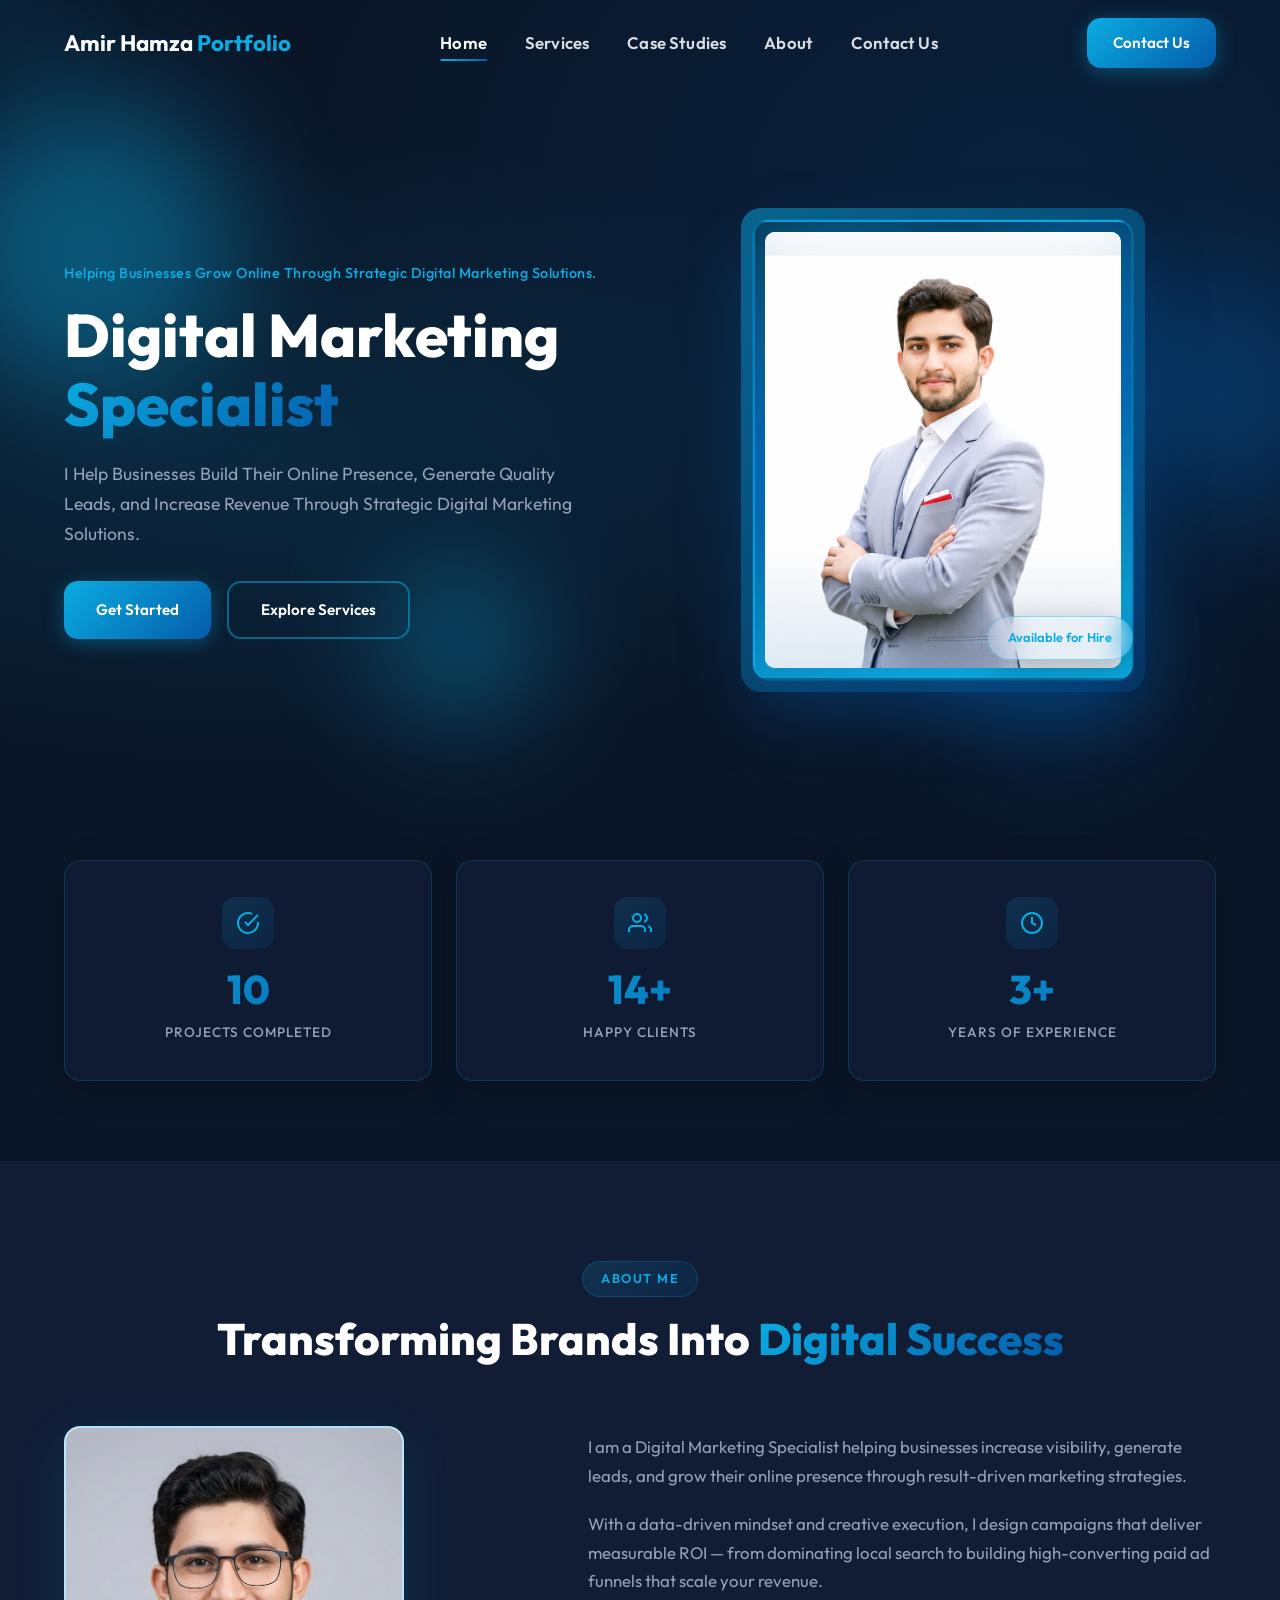
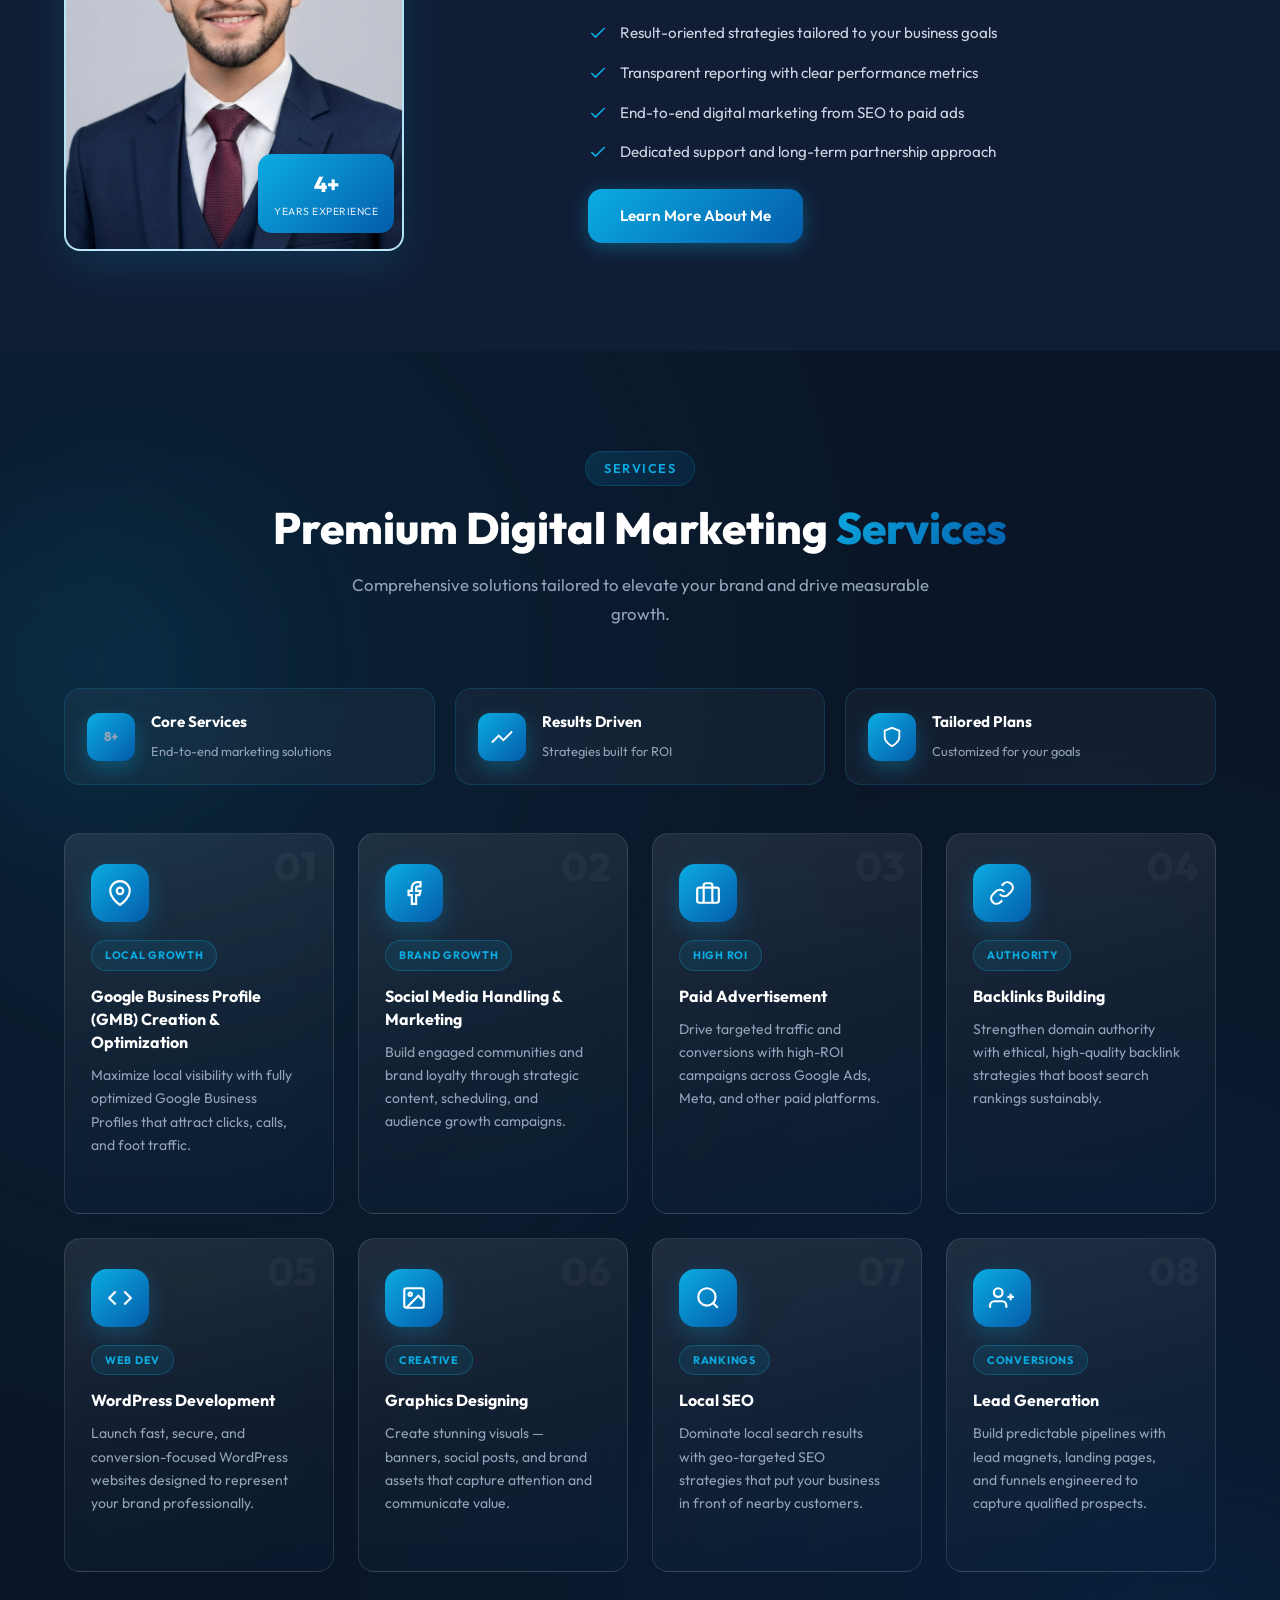
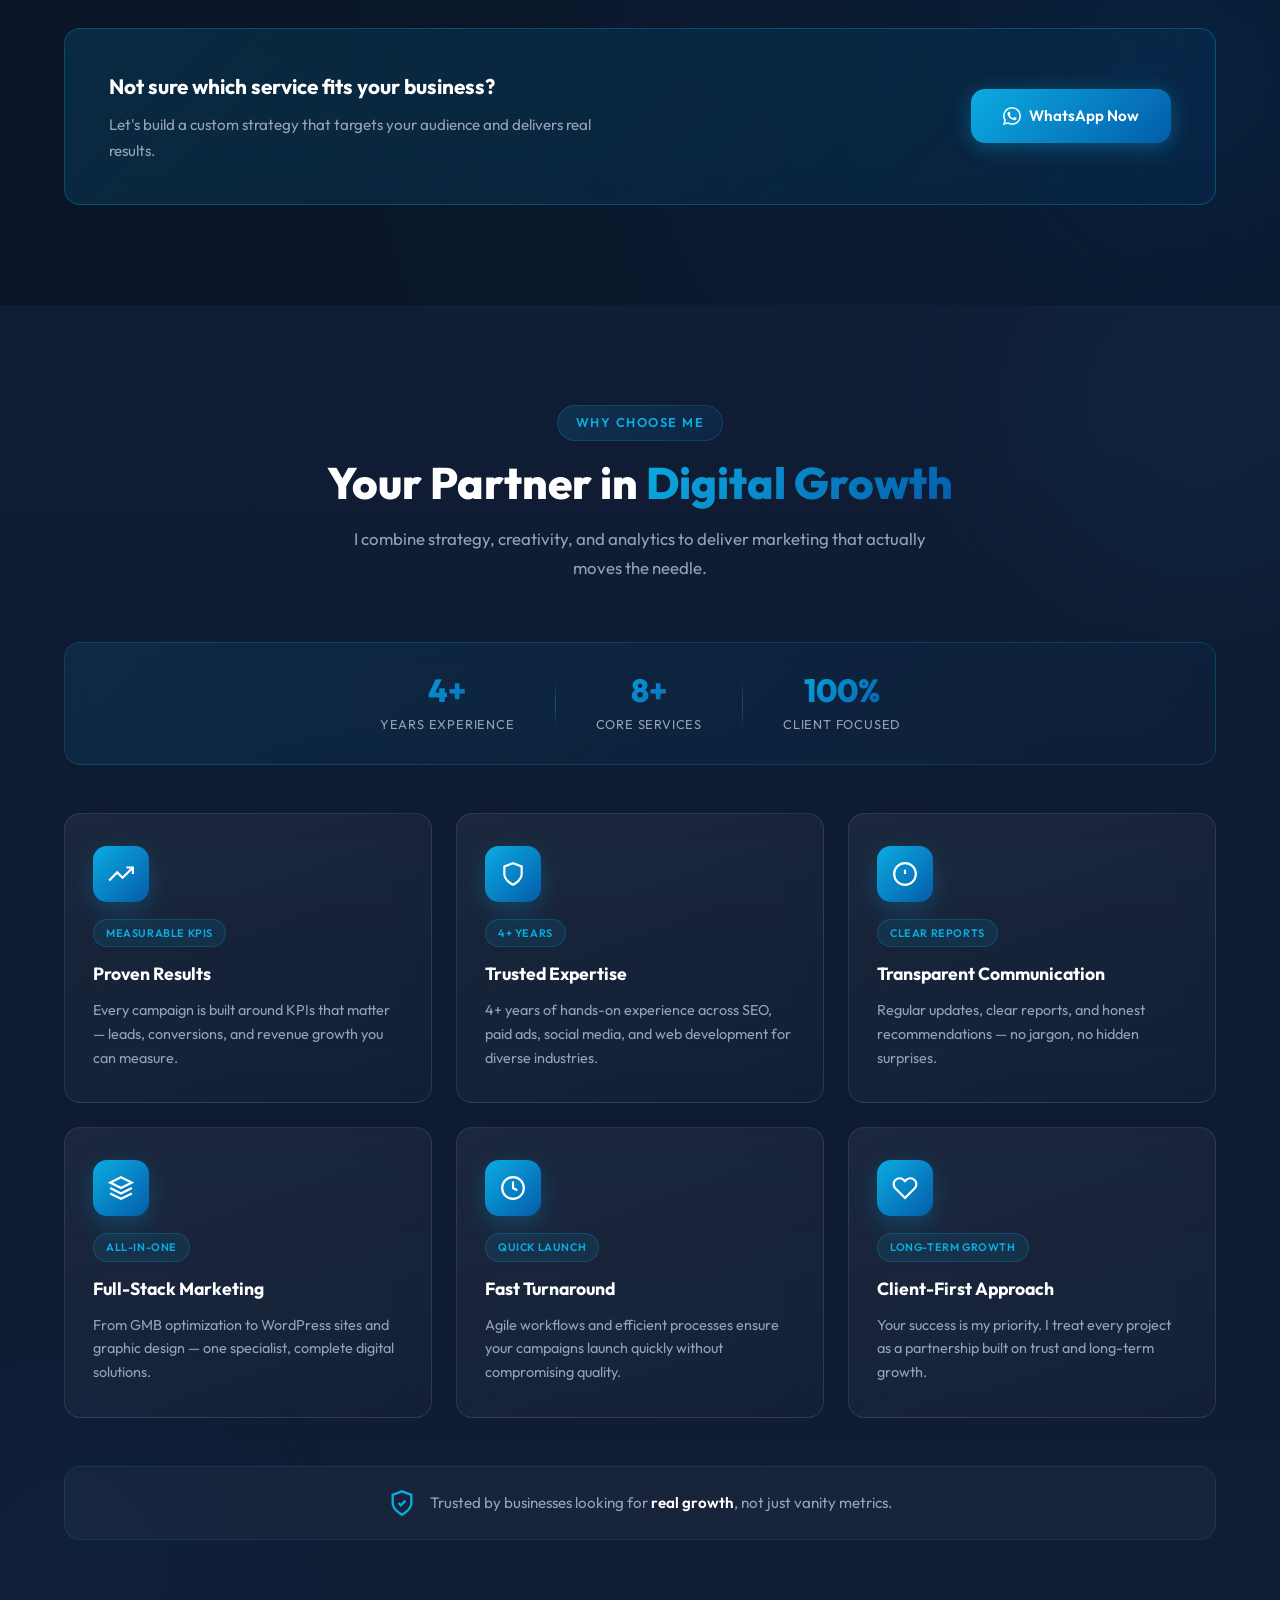
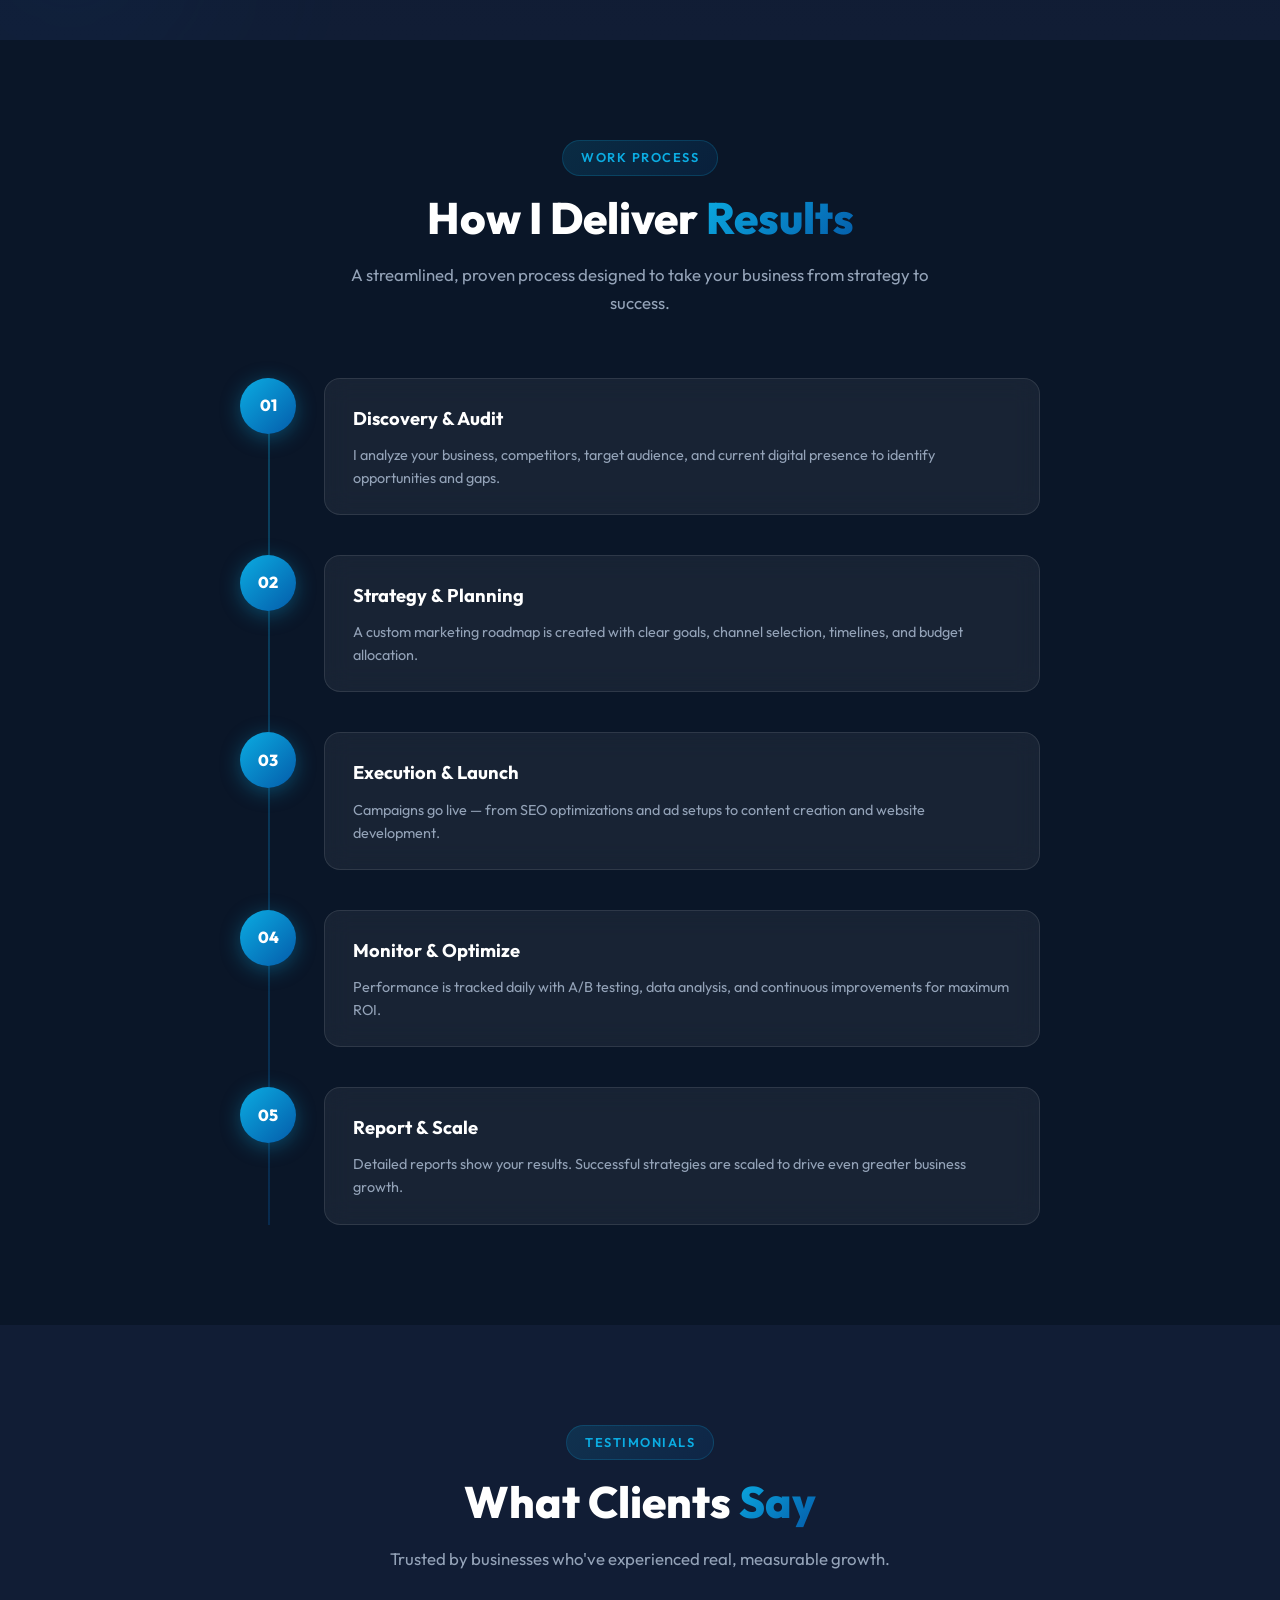
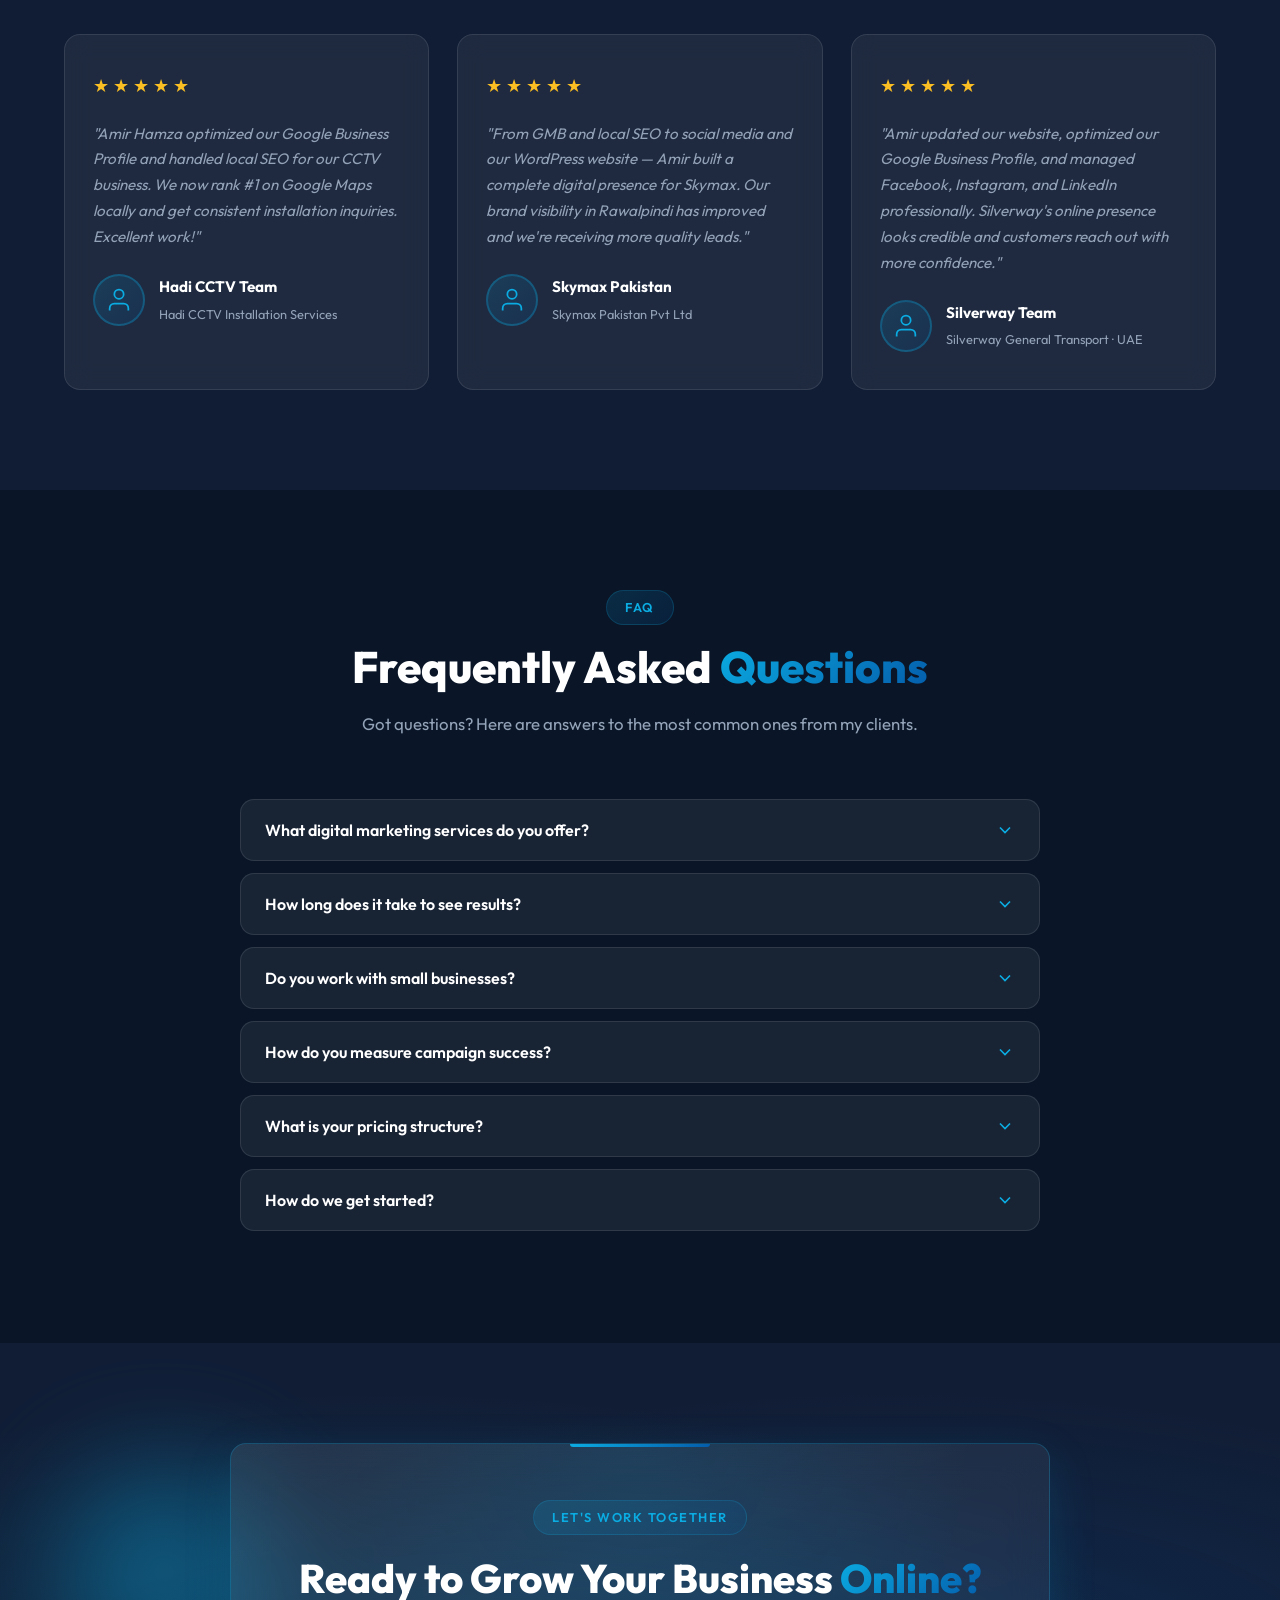
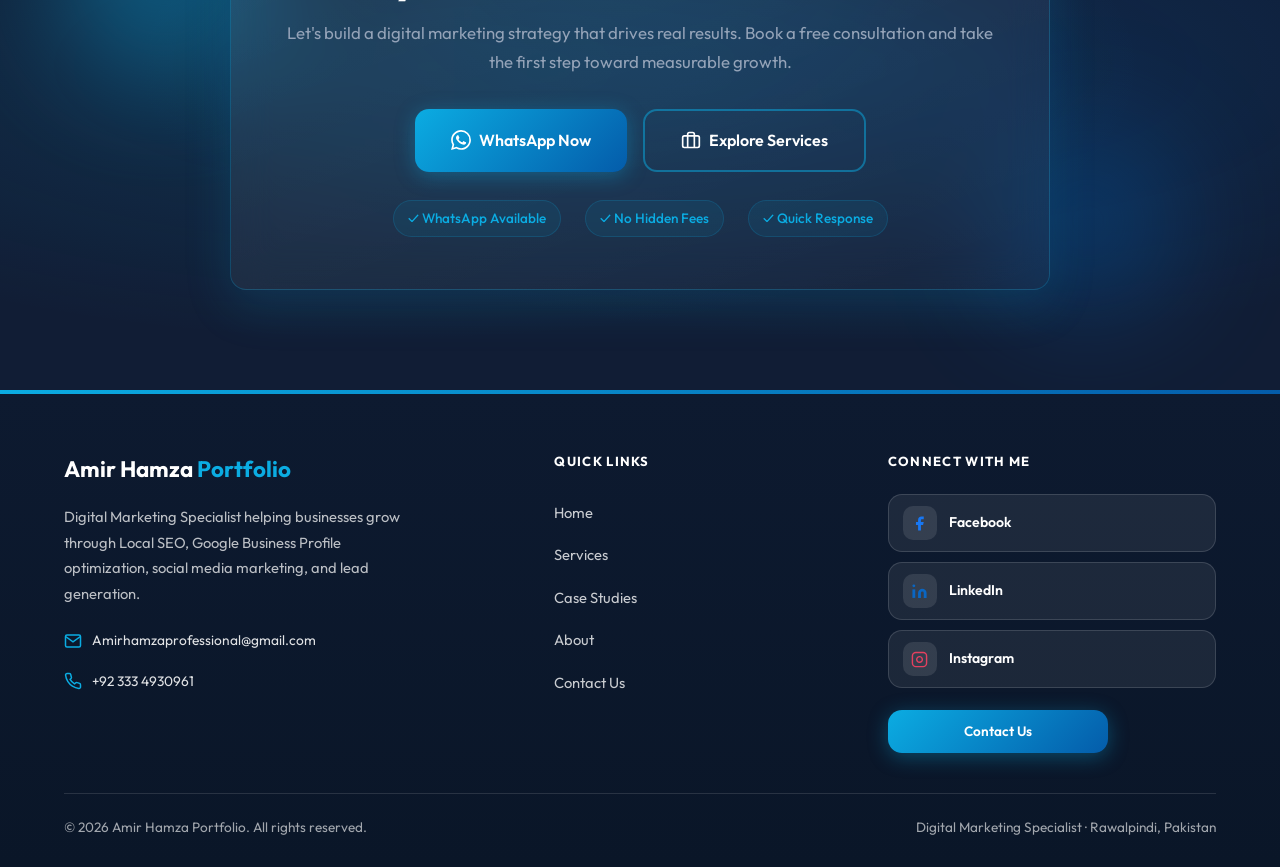
<file: index.html>
<!DOCTYPE html>
<html lang="en">
<head>
  <meta charset="UTF-8">
  <meta name="viewport" content="width=device-width, initial-scale=1.0">
  <meta name="description" content="Digital Marketing Specialist — Helping businesses grow online through strategic digital marketing solutions.">
  <title>Home</title>
  <link rel="icon" href="favicon.svg" type="image/svg+xml">
  <link rel="apple-touch-icon" href="favicon.svg">
  <link rel="preconnect" href="https://fonts.googleapis.com">
  <link rel="preconnect" href="https://fonts.gstatic.com" crossorigin>
  <link href="https://fonts.googleapis.com/css2?family=Outfit:wght@300;400;500;600;700;800&display=swap" rel="stylesheet">
  <link rel="stylesheet" href="style.css">
</head>
<body>

  <!-- Loading Screen -->
  <div class="loader" id="loader" aria-hidden="true">
    <div class="loader-inner">
      <p class="loader-logo">Amir Hamza <span>Portfolio</span></p>
      <div class="loader-bar"><span></span></div>
      <p class="loader-text">Loading Experience...</p>
    </div>
  </div>

  <!-- Scroll Progress -->
  <div class="scroll-progress" id="scrollProgress" aria-hidden="true"></div>

  <!-- Navbar -->
  <header class="header" id="header">
    <nav class="nav container">
      <a href="index.html" class="nav-logo">
        <span class="logo-text">Amir Hamza <span>Portfolio</span></span>
      </a>

      <ul class="nav-menu" id="navMenu">
        <li><a href="index.html" class="nav-link active">Home</a></li>
        <li><a href="services.html" class="nav-link">Services</a></li>
        <li><a href="case-studies.html" class="nav-link">Case Studies</a></li>
        <li><a href="about.html" class="nav-link">About</a></li>
        <li><a href="contact.html" class="nav-link">Contact Us</a></li>
        <li class="nav-mobile-cta"><a href="contact.html" class="btn btn-primary btn-full">Contact Us</a></li>
      </ul>

      <a href="contact.html" class="btn btn-primary btn-nav">Contact Us</a>

      <button class="nav-toggle" id="navToggle" aria-label="Toggle navigation menu" aria-expanded="false">
        <span></span>
        <span></span>
        <span></span>
      </button>
    </nav>
  </header>

  <main>

    <!-- Hero Section -->
    <section class="hero section" id="home">
      <div class="hero-bg">
        <div class="floating-shape shape-1"></div>
        <div class="floating-shape shape-2"></div>
        <div class="floating-shape shape-3"></div>
        <div class="floating-shape shape-4"></div>
      </div>

      <div class="container hero-grid">
        <div class="hero-content">
          <p class="hero-tag fade-up">Helping Businesses Grow Online Through Strategic Digital Marketing Solutions.</p>
          <h1 class="hero-title fade-up">Digital Marketing <span class="gradient-text">Specialist</span></h1>
          <p class="hero-subtitle fade-up">I Help Businesses Build Their Online Presence, Generate Quality Leads, and Increase Revenue Through Strategic Digital Marketing Solutions.</p>
          <div class="hero-buttons fade-up">
            <a href="contact.html" class="btn btn-primary">Get Started</a>
            <a href="#services" class="btn btn-outline">Explore Services</a>
          </div>
        </div>

        <div class="hero-image-wrapper fade-up">
          <div class="hero-image-glow"></div>
          <div class="hero-visual floating">
            <div class="hero-image-frame"></div>
            <div class="hero-image">
              <div class="hero-image-bg" aria-hidden="true">
                <span class="hero-bg-shape hero-bg-shape-1"></span>
                <span class="hero-bg-shape hero-bg-shape-2"></span>
              </div>
              <div class="hero-photo-stage">
                <img src="HamzaHeroSection.png" alt="Digital Marketing Specialist — Hamza" class="hero-photo" width="340" height="420">
              </div>
              <div class="hero-image-overlay" aria-hidden="true"></div>
            </div>
          </div>
          <div class="hero-badge pulse">Available for Hire</div>
        </div>
      </div>
    </section>

    <!-- Stats Counter -->
    <section class="stats section" id="stats">
      <div class="container">
        <div class="stats-grid">
          <div class="stat-card reveal fade-up">
            <div class="stat-card-icon">
              <svg viewBox="0 0 24 24" fill="none" stroke="currentColor" stroke-width="2"><path d="M22 11.08V12a10 10 0 1 1-5.93-9.14"/><polyline points="22 4 12 14.01 9 11.01"/></svg>
            </div>
            <span class="stat-number" data-target="11">0</span>
            <span class="stat-label">Projects Completed</span>
          </div>
          <div class="stat-card reveal fade-up">
            <div class="stat-card-icon">
              <svg viewBox="0 0 24 24" fill="none" stroke="currentColor" stroke-width="2"><path d="M17 21v-2a4 4 0 0 0-4-4H5a4 4 0 0 0-4 4v2"/><circle cx="9" cy="7" r="4"/><path d="M23 21v-2a4 4 0 0 0-3-3.87"/><path d="M16 3.13a4 4 0 0 1 0 7.75"/></svg>
            </div>
            <span class="stat-number" data-target="15" data-suffix="+">0</span>
            <span class="stat-label">Happy Clients</span>
          </div>
          <div class="stat-card reveal fade-up">
            <div class="stat-card-icon">
              <svg viewBox="0 0 24 24" fill="none" stroke="currentColor" stroke-width="2"><circle cx="12" cy="12" r="10"/><polyline points="12 6 12 12 16 14"/></svg>
            </div>
            <span class="stat-number" data-target="4" data-suffix="+">0</span>
            <span class="stat-label">Years of Experience</span>
          </div>
        </div>
      </div>
    </section>

    <!-- About Me -->
    <section class="about section" id="about">
      <div class="container">
        <div class="section-header reveal">
          <span class="section-tag">About Me</span>
          <h2 class="section-title">Transforming Brands Into <span class="gradient-text">Digital Success</span></h2>
        </div>

        <div class="about-grid">
          <div class="about-image reveal slide-left">
            <div class="about-image-frame">
              <img src="hamza.png" alt="Amir Hamza - Digital Marketing Specialist" class="about-photo" width="520" height="420">
              <div class="about-experience-badge">
                <span class="badge-number">4+</span>
                <span class="badge-text">Years Experience</span>
              </div>
            </div>
          </div>

          <div class="about-text reveal slide-right">
            <p class="about-description">I am a Digital Marketing Specialist helping businesses increase visibility, generate leads, and grow their online presence through result-driven marketing strategies.</p>
            <p class="about-description">With a data-driven mindset and creative execution, I design campaigns that deliver measurable ROI — from dominating local search to building high-converting paid ad funnels that scale your revenue.</p>

            <ul class="about-highlights">
              <li>
                <svg viewBox="0 0 24 24" fill="none" stroke="currentColor" stroke-width="2"><polyline points="20 6 9 17 4 12"/></svg>
                Result-oriented strategies tailored to your business goals
              </li>
              <li>
                <svg viewBox="0 0 24 24" fill="none" stroke="currentColor" stroke-width="2"><polyline points="20 6 9 17 4 12"/></svg>
                Transparent reporting with clear performance metrics
              </li>
              <li>
                <svg viewBox="0 0 24 24" fill="none" stroke="currentColor" stroke-width="2"><polyline points="20 6 9 17 4 12"/></svg>
                End-to-end digital marketing from SEO to paid ads
              </li>
              <li>
                <svg viewBox="0 0 24 24" fill="none" stroke="currentColor" stroke-width="2"><polyline points="20 6 9 17 4 12"/></svg>
                Dedicated support and long-term partnership approach
              </li>
            </ul>

            <a href="about.html" class="btn btn-primary">Learn More About Me</a>
          </div>
        </div>
      </div>
    </section>

    <!-- Services -->
    <section class="services section" id="services">
      <div class="services-bg" aria-hidden="true">
        <span class="services-orb services-orb-1"></span>
        <span class="services-orb services-orb-2"></span>
      </div>

      <div class="container">
        <div class="section-header reveal">
          <span class="section-tag">Services</span>
          <h2 class="section-title">Premium Digital Marketing <span class="gradient-text">Services</span></h2>
          <p class="section-subtitle">Comprehensive solutions tailored to elevate your brand and drive measurable growth.</p>
        </div>

        <div class="services-highlights reveal fade-up">
          <div class="services-highlight">
            <span class="services-highlight-icon">8+</span>
            <div>
              <strong>Core Services</strong>
              <span>End-to-end marketing solutions</span>
            </div>
          </div>
          <div class="services-highlight">
            <span class="services-highlight-icon">
              <svg viewBox="0 0 24 24" fill="none" stroke="currentColor" stroke-width="2"><polyline points="23 6 13.5 15.5 8.5 10.5 1 18"/></svg>
            </span>
            <div>
              <strong>Results Driven</strong>
              <span>Strategies built for ROI</span>
            </div>
          </div>
          <div class="services-highlight">
            <span class="services-highlight-icon">
              <svg viewBox="0 0 24 24" fill="none" stroke="currentColor" stroke-width="2"><path d="M12 22s8-4 8-10V5l-8-3-8 3v7c0 6 8 10 8 10z"/></svg>
            </span>
            <div>
              <strong>Tailored Plans</strong>
              <span>Customized for your goals</span>
            </div>
          </div>
        </div>

        <div class="services-grid">
          <article class="service-card reveal zoom-in">
            <span class="service-number" aria-hidden="true">01</span>
            <div class="service-icon">
              <svg viewBox="0 0 24 24" fill="none" stroke="currentColor" stroke-width="2"><path d="M21 10c0 7-9 13-9 13s-9-6-9-13a9 9 0 0 1 18 0z"/><circle cx="12" cy="10" r="3"/></svg>
            </div>
            <span class="service-tag">Local Growth</span>
            <h3>Google Business Profile (GMB) Creation & Optimization</h3>
            <p>Maximize local visibility with fully optimized Google Business Profiles that attract clicks, calls, and foot traffic.</p>
            <span class="service-arrow" aria-hidden="true">
              <svg viewBox="0 0 24 24" fill="none" stroke="currentColor" stroke-width="2"><line x1="5" y1="12" x2="19" y2="12"/><polyline points="12 5 19 12 12 19"/></svg>
            </span>
          </article>

          <article class="service-card reveal zoom-in">
            <span class="service-number" aria-hidden="true">02</span>
            <div class="service-icon">
              <svg viewBox="0 0 24 24" fill="none" stroke="currentColor" stroke-width="2"><path d="M18 2h-3a5 5 0 0 0-5 5v3H7v4h3v8h4v-8h3l1-4h-4V7a1 1 0 0 1 1-1h3z"/></svg>
            </div>
            <span class="service-tag">Brand Growth</span>
            <h3>Social Media Handling & Marketing</h3>
            <p>Build engaged communities and brand loyalty through strategic content, scheduling, and audience growth campaigns.</p>
            <span class="service-arrow" aria-hidden="true">
              <svg viewBox="0 0 24 24" fill="none" stroke="currentColor" stroke-width="2"><line x1="5" y1="12" x2="19" y2="12"/><polyline points="12 5 19 12 12 19"/></svg>
            </span>
          </article>

          <article class="service-card reveal zoom-in">
            <span class="service-number" aria-hidden="true">03</span>
            <div class="service-icon">
              <svg viewBox="0 0 24 24" fill="none" stroke="currentColor" stroke-width="2"><rect x="2" y="7" width="20" height="14" rx="2"/><path d="M16 21V5a2 2 0 0 0-2-2h-4a2 2 0 0 0-2 2v16"/></svg>
            </div>
            <span class="service-tag">High ROI</span>
            <h3>Paid Advertisement</h3>
            <p>Drive targeted traffic and conversions with high-ROI campaigns across Google Ads, Meta, and other paid platforms.</p>
            <span class="service-arrow" aria-hidden="true">
              <svg viewBox="0 0 24 24" fill="none" stroke="currentColor" stroke-width="2"><line x1="5" y1="12" x2="19" y2="12"/><polyline points="12 5 19 12 12 19"/></svg>
            </span>
          </article>

          <article class="service-card reveal zoom-in">
            <span class="service-number" aria-hidden="true">04</span>
            <div class="service-icon">
              <svg viewBox="0 0 24 24" fill="none" stroke="currentColor" stroke-width="2"><path d="M10 13a5 5 0 0 0 7.54.54l3-3a5 5 0 0 0-7.07-7.07l-1.72 1.71"/><path d="M14 11a5 5 0 0 0-7.54-.54l-3 3a5 5 0 0 0 7.07 7.07l1.71-1.71"/></svg>
            </div>
            <span class="service-tag">Authority</span>
            <h3>Backlinks Building</h3>
            <p>Strengthen domain authority with ethical, high-quality backlink strategies that boost search rankings sustainably.</p>
            <span class="service-arrow" aria-hidden="true">
              <svg viewBox="0 0 24 24" fill="none" stroke="currentColor" stroke-width="2"><line x1="5" y1="12" x2="19" y2="12"/><polyline points="12 5 19 12 12 19"/></svg>
            </span>
          </article>

          <article class="service-card reveal zoom-in">
            <span class="service-number" aria-hidden="true">05</span>
            <div class="service-icon">
              <svg viewBox="0 0 24 24" fill="none" stroke="currentColor" stroke-width="2"><polyline points="16 18 22 12 16 6"/><polyline points="8 6 2 12 8 18"/></svg>
            </div>
            <span class="service-tag">Web Dev</span>
            <h3>WordPress Development</h3>
            <p>Launch fast, secure, and conversion-focused WordPress websites designed to represent your brand professionally.</p>
            <span class="service-arrow" aria-hidden="true">
              <svg viewBox="0 0 24 24" fill="none" stroke="currentColor" stroke-width="2"><line x1="5" y1="12" x2="19" y2="12"/><polyline points="12 5 19 12 12 19"/></svg>
            </span>
          </article>

          <article class="service-card reveal zoom-in">
            <span class="service-number" aria-hidden="true">06</span>
            <div class="service-icon">
              <svg viewBox="0 0 24 24" fill="none" stroke="currentColor" stroke-width="2"><rect x="3" y="3" width="18" height="18" rx="2"/><circle cx="8.5" cy="8.5" r="1.5"/><polyline points="21 15 16 10 5 21"/></svg>
            </div>
            <span class="service-tag">Creative</span>
            <h3>Graphics Designing</h3>
            <p>Create stunning visuals — banners, social posts, and brand assets that capture attention and communicate value.</p>
            <span class="service-arrow" aria-hidden="true">
              <svg viewBox="0 0 24 24" fill="none" stroke="currentColor" stroke-width="2"><line x1="5" y1="12" x2="19" y2="12"/><polyline points="12 5 19 12 12 19"/></svg>
            </span>
          </article>

          <article class="service-card reveal zoom-in">
            <span class="service-number" aria-hidden="true">07</span>
            <div class="service-icon">
              <svg viewBox="0 0 24 24" fill="none" stroke="currentColor" stroke-width="2"><circle cx="11" cy="11" r="8"/><line x1="21" y1="21" x2="16.65" y2="16.65"/></svg>
            </div>
            <span class="service-tag">Rankings</span>
            <h3>Local SEO</h3>
            <p>Dominate local search results with geo-targeted SEO strategies that put your business in front of nearby customers.</p>
            <span class="service-arrow" aria-hidden="true">
              <svg viewBox="0 0 24 24" fill="none" stroke="currentColor" stroke-width="2"><line x1="5" y1="12" x2="19" y2="12"/><polyline points="12 5 19 12 12 19"/></svg>
            </span>
          </article>

          <article class="service-card reveal zoom-in">
            <span class="service-number" aria-hidden="true">08</span>
            <div class="service-icon">
              <svg viewBox="0 0 24 24" fill="none" stroke="currentColor" stroke-width="2"><path d="M16 21v-2a4 4 0 0 0-4-4H5a4 4 0 0 0-4 4v2"/><circle cx="8.5" cy="7" r="4"/><line x1="20" y1="8" x2="20" y2="14"/><line x1="23" y1="11" x2="17" y2="11"/></svg>
            </div>
            <span class="service-tag">Conversions</span>
            <h3>Lead Generation</h3>
            <p>Build predictable pipelines with lead magnets, landing pages, and funnels engineered to capture qualified prospects.</p>
            <span class="service-arrow" aria-hidden="true">
              <svg viewBox="0 0 24 24" fill="none" stroke="currentColor" stroke-width="2"><line x1="5" y1="12" x2="19" y2="12"/><polyline points="12 5 19 12 12 19"/></svg>
            </span>
          </article>
        </div>

        <div class="services-cta reveal fade-up">
          <div class="services-cta-content">
            <h3>Not sure which service fits your business?</h3>
            <p>Let's build a custom strategy that targets your audience and delivers real results.</p>
          </div>
          <a href="https://wa.me/923334930961" class="btn btn-primary btn-whatsapp" target="_blank" rel="noopener noreferrer">
            <svg viewBox="0 0 24 24" fill="currentColor" width="18" height="18" aria-hidden="true"><path d="M17.472 14.382c-.297-.149-1.758-.867-2.03-.967-.273-.099-.471-.148-.67.15-.197.297-.767.966-.94 1.164-.173.199-.347.223-.644.075-.297-.15-1.255-.463-2.39-1.475-.883-.788-1.48-1.761-1.653-2.059-.173-.297-.018-.458.13-.606.134-.133.298-.347.446-.52.149-.174.198-.298.298-.497.099-.198.05-.371-.025-.52-.075-.149-.669-1.612-.916-2.207-.242-.579-.487-.5-.669-.51-.173-.008-.371-.01-.57-.01-.198 0-.52.074-.792.372-.272.297-1.04 1.016-1.04 2.479 0 1.462 1.065 2.875 1.213 3.074.149.198 2.096 3.2 5.077 4.487.709.306 1.262.489 1.694.625.712.227 1.36.195 1.871.118.571-.085 1.758-.719 2.006-1.413.248-.694.248-1.289.173-1.413-.074-.124-.272-.198-.57-.347m-5.421 7.403h-.004a9.87 9.87 0 01-5.031-1.378l-.361-.214-3.741.982.998-3.648-.235-.374a9.86 9.86 0 01-1.51-5.26c.001-5.45 4.436-9.884 9.888-9.884 2.64 0 5.122 1.03 6.988 2.898a9.825 9.825 0 012.893 6.994c-.003 5.45-4.435 9.884-9.885 9.884m8.413-18.297A11.815 11.815 0 0012.05 0C5.495 0 .16 5.335.157 11.892c0 2.096.547 4.142 1.588 5.945L.057 24l6.305-1.654a11.882 11.882 0 005.683 1.448h.005c6.554 0 11.89-5.335 11.893-11.893a11.821 11.821 0 00-3.48-8.413z"/></svg>
            WhatsApp Now
          </a>
        </div>
      </div>
    </section>

    <!-- Why Choose Me -->
    <section class="why-choose section" id="why-choose">
      <div class="why-bg" aria-hidden="true">
        <span class="why-orb why-orb-1"></span>
        <span class="why-orb why-orb-2"></span>
      </div>

      <div class="container">
        <div class="section-header reveal">
          <span class="section-tag">Why Choose Me</span>
          <h2 class="section-title">Your Partner in <span class="gradient-text">Digital Growth</span></h2>
          <p class="section-subtitle">I combine strategy, creativity, and analytics to deliver marketing that actually moves the needle.</p>
        </div>

        <div class="why-stats reveal fade-up">
          <div class="why-stat">
            <strong>4+</strong>
            <span>Years Experience</span>
          </div>
          <div class="why-stat-divider" aria-hidden="true"></div>
          <div class="why-stat">
            <strong>8+</strong>
            <span>Core Services</span>
          </div>
          <div class="why-stat-divider" aria-hidden="true"></div>
          <div class="why-stat">
            <strong>100%</strong>
            <span>Client Focused</span>
          </div>
        </div>

        <div class="why-grid">
          <article class="why-card reveal fade-up">
            <span class="why-card-accent" aria-hidden="true"></span>
            <div class="why-icon">
              <svg viewBox="0 0 24 24" fill="none" stroke="currentColor" stroke-width="2"><polyline points="23 6 13.5 15.5 8.5 10.5 1 18"/><polyline points="17 6 23 6 23 12"/></svg>
            </div>
            <span class="why-badge">Measurable KPIs</span>
            <h3>Proven Results</h3>
            <p>Every campaign is built around KPIs that matter — leads, conversions, and revenue growth you can measure.</p>
          </article>

          <article class="why-card reveal fade-up">
            <span class="why-card-accent" aria-hidden="true"></span>
            <div class="why-icon">
              <svg viewBox="0 0 24 24" fill="none" stroke="currentColor" stroke-width="2"><path d="M12 22s8-4 8-10V5l-8-3-8 3v7c0 6 8 10 8 10z"/></svg>
            </div>
            <span class="why-badge">4+ Years</span>
            <h3>Trusted Expertise</h3>
            <p>4+ years of hands-on experience across SEO, paid ads, social media, and web development for diverse industries.</p>
          </article>

          <article class="why-card reveal fade-up">
            <span class="why-card-accent" aria-hidden="true"></span>
            <div class="why-icon">
              <svg viewBox="0 0 24 24" fill="none" stroke="currentColor" stroke-width="2"><circle cx="12" cy="12" r="10"/><line x1="12" y1="8" x2="12" y2="12"/><line x1="12" y1="16" x2="12.01" y2="16"/></svg>
            </div>
            <span class="why-badge">Clear Reports</span>
            <h3>Transparent Communication</h3>
            <p>Regular updates, clear reports, and honest recommendations — no jargon, no hidden surprises.</p>
          </article>

          <article class="why-card reveal fade-up">
            <span class="why-card-accent" aria-hidden="true"></span>
            <div class="why-icon">
              <svg viewBox="0 0 24 24" fill="none" stroke="currentColor" stroke-width="2"><path d="M12 2L2 7l10 5 10-5-10-5z"/><path d="M2 17l10 5 10-5"/><path d="M2 12l10 5 10-5"/></svg>
            </div>
            <span class="why-badge">All-in-One</span>
            <h3>Full-Stack Marketing</h3>
            <p>From GMB optimization to WordPress sites and graphic design — one specialist, complete digital solutions.</p>
          </article>

          <article class="why-card reveal fade-up">
            <span class="why-card-accent" aria-hidden="true"></span>
            <div class="why-icon">
              <svg viewBox="0 0 24 24" fill="none" stroke="currentColor" stroke-width="2"><circle cx="12" cy="12" r="10"/><polyline points="12 6 12 12 16 14"/></svg>
            </div>
            <span class="why-badge">Quick Launch</span>
            <h3>Fast Turnaround</h3>
            <p>Agile workflows and efficient processes ensure your campaigns launch quickly without compromising quality.</p>
          </article>

          <article class="why-card reveal fade-up">
            <span class="why-card-accent" aria-hidden="true"></span>
            <div class="why-icon">
              <svg viewBox="0 0 24 24" fill="none" stroke="currentColor" stroke-width="2"><path d="M20.84 4.61a5.5 5.5 0 0 0-7.78 0L12 5.67l-1.06-1.06a5.5 5.5 0 0 0-7.78 7.78l1.06 1.06L12 21.23l7.78-7.78 1.06-1.06a5.5 5.5 0 0 0 0-7.78z"/></svg>
            </div>
            <span class="why-badge">Long-Term Growth</span>
            <h3>Client-First Approach</h3>
            <p>Your success is my priority. I treat every project as a partnership built on trust and long-term growth.</p>
          </article>
        </div>

        <div class="why-trust reveal fade-up">
          <svg viewBox="0 0 24 24" fill="none" stroke="currentColor" stroke-width="2"><path d="M12 22s8-4 8-10V5l-8-3-8 3v7c0 6 8 10 8 10z"/><polyline points="9 12 11 14 15 10"/></svg>
          <p>Trusted by businesses looking for <strong>real growth</strong>, not just vanity metrics.</p>
        </div>
      </div>
    </section>

    <!-- Work Process -->
    <section class="process section" id="process">
      <div class="container">
        <div class="section-header reveal">
          <span class="section-tag">Work Process</span>
          <h2 class="section-title">How I Deliver <span class="gradient-text">Results</span></h2>
          <p class="section-subtitle">A streamlined, proven process designed to take your business from strategy to success.</p>
        </div>

        <div class="process-timeline">
          <article class="process-step reveal slide-left">
            <div class="process-number">01</div>
            <div class="process-content">
              <h3>Discovery & Audit</h3>
              <p>I analyze your business, competitors, target audience, and current digital presence to identify opportunities and gaps.</p>
            </div>
          </article>

          <article class="process-step reveal slide-right">
            <div class="process-number">02</div>
            <div class="process-content">
              <h3>Strategy & Planning</h3>
              <p>A custom marketing roadmap is created with clear goals, channel selection, timelines, and budget allocation.</p>
            </div>
          </article>

          <article class="process-step reveal slide-left">
            <div class="process-number">03</div>
            <div class="process-content">
              <h3>Execution & Launch</h3>
              <p>Campaigns go live — from SEO optimizations and ad setups to content creation and website development.</p>
            </div>
          </article>

          <article class="process-step reveal slide-right">
            <div class="process-number">04</div>
            <div class="process-content">
              <h3>Monitor & Optimize</h3>
              <p>Performance is tracked daily with A/B testing, data analysis, and continuous improvements for maximum ROI.</p>
            </div>
          </article>

          <article class="process-step reveal slide-left">
            <div class="process-number">05</div>
            <div class="process-content">
              <h3>Report & Scale</h3>
              <p>Detailed reports show your results. Successful strategies are scaled to drive even greater business growth.</p>
            </div>
          </article>
        </div>
      </div>
    </section>

    <!-- Testimonials -->
    <section class="testimonials section" id="testimonials">
      <div class="container">
        <div class="section-header reveal">
          <span class="section-tag">Testimonials</span>
          <h2 class="section-title">What Clients <span class="gradient-text">Say</span></h2>
          <p class="section-subtitle">Trusted by businesses who've experienced real, measurable growth.</p>
        </div>

        <div class="testimonials-grid">
          <article class="testimonial-card reveal slide-left">
            <div class="testimonial-stars" aria-label="5 star rating">
              <span>★</span><span>★</span><span>★</span><span>★</span><span>★</span>
            </div>
            <p class="testimonial-text">"Amir Hamza optimized our Google Business Profile and handled local SEO for our CCTV business. We now rank #1 on Google Maps locally and get consistent installation inquiries. Excellent work!"</p>
            <div class="testimonial-author">
              <div class="testimonial-avatar">
                <svg viewBox="0 0 24 24" fill="none" stroke="currentColor" stroke-width="1.5"><path d="M20 21v-2a4 4 0 0 0-4-4H8a4 4 0 0 0-4 4v2"/><circle cx="12" cy="7" r="4"/></svg>
              </div>
              <div>
                <h4>Hadi CCTV Team</h4>
                <span>Hadi CCTV Installation Services</span>
              </div>
            </div>
          </article>

          <article class="testimonial-card reveal fade-up">
            <div class="testimonial-stars" aria-label="5 star rating">
              <span>★</span><span>★</span><span>★</span><span>★</span><span>★</span>
            </div>
            <p class="testimonial-text">"From GMB and local SEO to social media and our WordPress website — Amir built a complete digital presence for Skymax. Our brand visibility in Rawalpindi has improved and we're receiving more quality leads."</p>
            <div class="testimonial-author">
              <div class="testimonial-avatar">
                <svg viewBox="0 0 24 24" fill="none" stroke="currentColor" stroke-width="1.5"><path d="M20 21v-2a4 4 0 0 0-4-4H8a4 4 0 0 0-4 4v2"/><circle cx="12" cy="7" r="4"/></svg>
              </div>
              <div>
                <h4>Skymax Pakistan</h4>
                <span>Skymax Pakistan Pvt Ltd</span>
              </div>
            </div>
          </article>

          <article class="testimonial-card reveal slide-right">
            <div class="testimonial-stars" aria-label="5 star rating">
              <span>★</span><span>★</span><span>★</span><span>★</span><span>★</span>
            </div>
            <p class="testimonial-text">"Amir updated our website, optimized our Google Business Profile, and managed Facebook, Instagram, and LinkedIn professionally. Silverway's online presence looks credible and customers reach out with more confidence."</p>
            <div class="testimonial-author">
              <div class="testimonial-avatar">
                <svg viewBox="0 0 24 24" fill="none" stroke="currentColor" stroke-width="1.5"><path d="M20 21v-2a4 4 0 0 0-4-4H8a4 4 0 0 0-4 4v2"/><circle cx="12" cy="7" r="4"/></svg>
              </div>
              <div>
                <h4>Silverway Team</h4>
                <span>Silverway General Transport · UAE</span>
              </div>
            </div>
          </article>
        </div>
      </div>
    </section>

    <!-- FAQ -->
    <section class="faq section" id="faq">
      <div class="container">
        <div class="section-header reveal">
          <span class="section-tag">FAQ</span>
          <h2 class="section-title">Frequently Asked <span class="gradient-text">Questions</span></h2>
          <p class="section-subtitle">Got questions? Here are answers to the most common ones from my clients.</p>
        </div>

        <div class="faq-list reveal fade-up">
          <div class="faq-item">
            <button class="faq-question" aria-expanded="false">
              <span>What digital marketing services do you offer?</span>
              <svg class="faq-icon" viewBox="0 0 24 24" fill="none" stroke="currentColor" stroke-width="2"><polyline points="6 9 12 15 18 9"/></svg>
            </button>
            <div class="faq-answer">
              <p>I offer a full range of services including Google Business Profile optimization, social media marketing, paid advertising, backlinks building, WordPress development, graphic design, local SEO, and lead generation — all tailored to your business goals.</p>
            </div>
          </div>

          <div class="faq-item">
            <button class="faq-question" aria-expanded="false">
              <span>How long does it take to see results?</span>
              <svg class="faq-icon" viewBox="0 0 24 24" fill="none" stroke="currentColor" stroke-width="2"><polyline points="6 9 12 15 18 9"/></svg>
            </button>
            <div class="faq-answer">
              <p>Results vary by service. Paid ads can show results within days, while SEO and GMB optimization typically take 2–3 months. I provide realistic timelines during our initial strategy session and keep you updated throughout.</p>
            </div>
          </div>

          <div class="faq-item">
            <button class="faq-question" aria-expanded="false">
              <span>Do you work with small businesses?</span>
              <svg class="faq-icon" viewBox="0 0 24 24" fill="none" stroke="currentColor" stroke-width="2"><polyline points="6 9 12 15 18 9"/></svg>
            </button>
            <div class="faq-answer">
              <p>Absolutely! I specialize in helping small and medium businesses establish a strong online presence. Flexible packages are available to fit different budgets without compromising on quality or results.</p>
            </div>
          </div>

          <div class="faq-item">
            <button class="faq-question" aria-expanded="false">
              <span>How do you measure campaign success?</span>
              <svg class="faq-icon" viewBox="0 0 24 24" fill="none" stroke="currentColor" stroke-width="2"><polyline points="6 9 12 15 18 9"/></svg>
            </button>
            <div class="faq-answer">
              <p>I track KPIs relevant to your goals — website traffic, lead volume, conversion rates, ROAS, keyword rankings, and engagement metrics. You'll receive regular, easy-to-understand performance reports.</p>
            </div>
          </div>

          <div class="faq-item">
            <button class="faq-question" aria-expanded="false">
              <span>What is your pricing structure?</span>
              <svg class="faq-icon" viewBox="0 0 24 24" fill="none" stroke="currentColor" stroke-width="2"><polyline points="6 9 12 15 18 9"/></svg>
            </button>
            <div class="faq-answer">
              <p>Pricing depends on the scope of work, channels involved, and campaign duration. I offer project-based and monthly retainer options. Contact me for a free consultation and custom quote.</p>
            </div>
          </div>

          <div class="faq-item">
            <button class="faq-question" aria-expanded="false">
              <span>How do we get started?</span>
              <svg class="faq-icon" viewBox="0 0 24 24" fill="none" stroke="currentColor" stroke-width="2"><polyline points="6 9 12 15 18 9"/></svg>
            </button>
            <div class="faq-answer">
              <p>Simply reach out via the <a href="contact.html">Contact Us</a> page or email me directly. We'll schedule a free discovery call to discuss your goals, and I'll prepare a tailored strategy proposal for your business.</p>
            </div>
          </div>
        </div>
      </div>
    </section>

    <!-- Call To Action -->
    <section class="cta section home-cta" id="cta">
      <div class="cta-bg">
        <div class="floating-shape shape-1"></div>
        <div class="floating-shape shape-2"></div>
      </div>
      <div class="container">
        <div class="cta-content reveal zoom-in">
          <span class="section-tag">Let's Work Together</span>
          <h2>Ready to Grow Your Business <span class="gradient-text">Online?</span></h2>
          <p>Let's build a digital marketing strategy that drives real results. Book a free consultation and take the first step toward measurable growth.</p>
          <div class="cta-buttons">
            <a href="https://wa.me/923334930961" class="btn btn-primary btn-lg btn-whatsapp" target="_blank" rel="noopener noreferrer">
              <svg viewBox="0 0 24 24" fill="currentColor" width="20" height="20" aria-hidden="true"><path d="M17.472 14.382c-.297-.149-1.758-.867-2.03-.967-.273-.099-.471-.148-.67.15-.197.297-.767.966-.94 1.164-.173.199-.347.223-.644.075-.297-.15-1.255-.463-2.39-1.475-.883-.788-1.48-1.761-1.653-2.059-.173-.297-.018-.458.13-.606.134-.133.298-.347.446-.52.149-.174.198-.298.298-.497.099-.198.05-.371-.025-.52-.075-.149-.669-1.612-.916-2.207-.242-.579-.487-.5-.669-.51-.173-.008-.371-.01-.57-.01-.198 0-.52.074-.792.372-.272.297-1.04 1.016-1.04 2.479 0 1.462 1.065 2.875 1.213 3.074.149.198 2.096 3.2 5.077 4.487.709.306 1.262.489 1.694.625.712.227 1.36.195 1.871.118.571-.085 1.758-.719 2.006-1.413.248-.694.248-1.289.173-1.413-.074-.124-.272-.198-.57-.347m-5.421 7.403h-.004a9.87 9.87 0 01-5.031-1.378l-.361-.214-3.741.982.998-3.648-.235-.374a9.86 9.86 0 01-1.51-5.26c.001-5.45 4.436-9.884 9.888-9.884 2.64 0 5.122 1.03 6.988 2.898a9.825 9.825 0 012.893 6.994c-.003 5.45-4.435 9.884-9.885 9.884m8.413-18.297A11.815 11.815 0 0012.05 0C5.495 0 .16 5.335.157 11.892c0 2.096.547 4.142 1.588 5.945L.057 24l6.305-1.654a11.882 11.882 0 005.683 1.448h.005c6.554 0 11.89-5.335 11.893-11.893a11.821 11.821 0 00-3.48-8.413z"/></svg>
              WhatsApp Now
            </a>
            <a href="services.html" class="btn btn-outline btn-lg">
              <svg viewBox="0 0 24 24" fill="none" stroke="currentColor" stroke-width="2" width="20" height="20" aria-hidden="true"><rect x="2" y="7" width="20" height="14" rx="2"/><path d="M16 21V5a2 2 0 0 0-2-2h-4a2 2 0 0 0-2 2v16"/></svg>
              Explore Services
            </a>
          </div>
          <div class="cta-trust">
            <span>✓ WhatsApp Available</span>
            <span>✓ No Hidden Fees</span>
            <span>✓ Quick Response</span>
          </div>
        </div>
      </div>
    </section>

  </main>

  <!-- Footer -->
  <footer class="footer">
    <div class="footer-top-bar" aria-hidden="true"></div>
    <div class="container">
      <div class="footer-grid">
        <div class="footer-brand">
          <a href="index.html" class="nav-logo footer-logo">
            <span class="logo-text">Amir Hamza <span>Portfolio</span></span>
          </a>
          <p>Digital Marketing Specialist helping businesses grow through Local SEO, Google Business Profile optimization, social media marketing, and lead generation.</p>
          <ul class="footer-contact-list">
            <li>
              <a href="mailto:Amirhamzaprofessional@gmail.com">
                <svg viewBox="0 0 24 24" fill="none" stroke="currentColor" stroke-width="2" aria-hidden="true"><path d="M4 4h16c1.1 0 2 .9 2 2v12c0 1.1-.9 2-2 2H4c-1.1 0-2-.9-2-2V6c0-1.1.9-2 2-2z"/><polyline points="22,6 12,13 2,6"/></svg>
                Amirhamzaprofessional@gmail.com
              </a>
            </li>
            <li>
              <a href="https://wa.me/923334930961" target="_blank" rel="noopener noreferrer">
                <svg viewBox="0 0 24 24" fill="none" stroke="currentColor" stroke-width="2" aria-hidden="true"><path d="M22 16.92v3a2 2 0 0 1-2.18 2 19.79 19.79 0 0 1-8.63-3.07 19.5 19.5 0 0 1-6-6 19.79 19.79 0 0 1-3.07-8.67A2 2 0 0 1 4.11 2h3a2 2 0 0 1 2 1.72 12.84 12.84 0 0 0 .7 2.81 2 2 0 0 1-.45 2.11L8.09 9.91a16 16 0 0 0 6 6l1.27-1.27a2 2 0 0 1 2.11-.45 12.84 12.84 0 0 0 2.81.7A2 2 0 0 1 22 16.92z"/></svg>
                +92 333 4930961
              </a>
            </li>
          </ul>
        </div>

        <div class="footer-links">
          <h4 class="footer-heading">Quick Links</h4>
          <ul>
            <li><a href="index.html">Home</a></li>
            <li><a href="services.html">Services</a></li>
            <li><a href="case-studies.html">Case Studies</a></li>
            <li><a href="about.html">About</a></li>
            <li><a href="contact.html">Contact Us</a></li>
          </ul>
        </div>

        <div class="footer-connect">
          <h4 class="footer-heading">Connect With Me</h4>
          <div class="footer-social-list">
            <a href="https://www.facebook.com/hamxa.durani.5" class="footer-social-link footer-social-link--facebook" target="_blank" rel="noopener noreferrer">
              <span class="footer-social-icon" aria-hidden="true">
                <svg viewBox="0 0 24 24" fill="currentColor"><path d="M18 2h-3a5 5 0 0 0-5 5v3H7v4h3v8h4v-8h3l1-4h-4V7a1 1 0 0 1 1-1h3z"/></svg>
              </span>
              <span>Facebook</span>
            </a>
            <a href="https://www.linkedin.com/in/amir-hamza-3b2220358/" class="footer-social-link footer-social-link--linkedin" target="_blank" rel="noopener noreferrer">
              <span class="footer-social-icon" aria-hidden="true">
                <svg viewBox="0 0 24 24" fill="currentColor"><path d="M16 8a6 6 0 0 1 6 6v7h-4v-7a2 2 0 0 0-2-2 2 2 0 0 0-2 2v7h-4v-7a6 6 0 0 1 6-6z"/><rect x="2" y="9" width="4" height="12"/><circle cx="4" cy="4" r="2"/></svg>
              </span>
              <span>LinkedIn</span>
            </a>
            <a href="https://www.instagram.com/imhamzadurani/" class="footer-social-link footer-social-link--instagram" target="_blank" rel="noopener noreferrer">
              <span class="footer-social-icon" aria-hidden="true">
                <svg viewBox="0 0 24 24" fill="none" stroke="currentColor" stroke-width="2"><rect x="2" y="2" width="20" height="20" rx="5"/><path d="M16 11.37A4 4 0 1 1 12.63 8 4 4 0 0 1 16 11.37z"/><line x1="17.5" y1="6.5" x2="17.51" y2="6.5"/></svg>
              </span>
              <span>Instagram</span>
            </a>
          </div>
          <a href="contact.html" class="btn btn-primary btn-sm footer-cta">Contact Us</a>
        </div>
      </div>

      <div class="footer-bottom">
        <p>&copy; 2026 Amir Hamza Portfolio. All rights reserved.</p>
        <p class="footer-meta">Digital Marketing Specialist · Rawalpindi, Pakistan</p>
      </div>
    </div>
  </footer>

  <!-- Back to Top -->
  <button class="back-to-top" id="backToTop" aria-label="Back to top">
    <svg viewBox="0 0 24 24" fill="none" stroke="currentColor" stroke-width="2.5"><polyline points="18 15 12 9 6 15"/></svg>
  </button>

  <div class="cursor-glow" id="cursorGlow" aria-hidden="true"></div>

  <script src="script.js"></script>
</body>
</html>
</file>
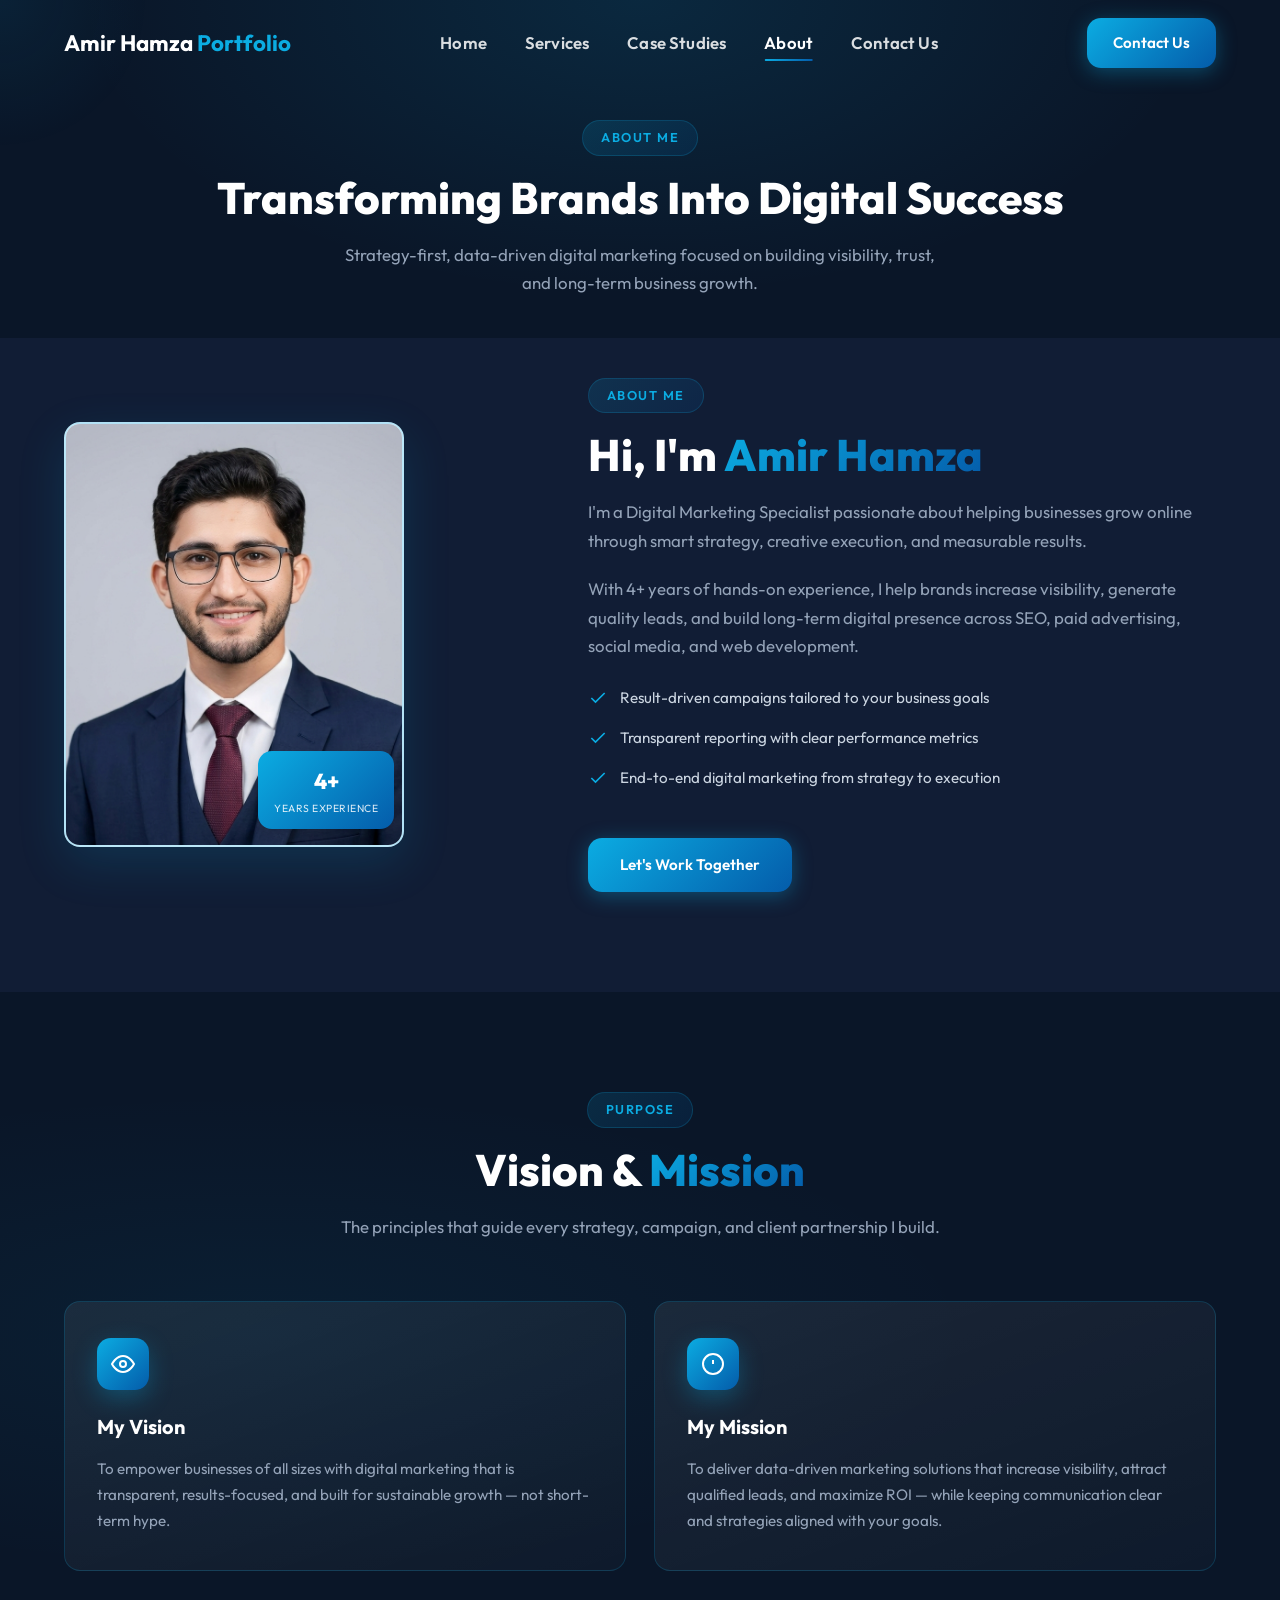
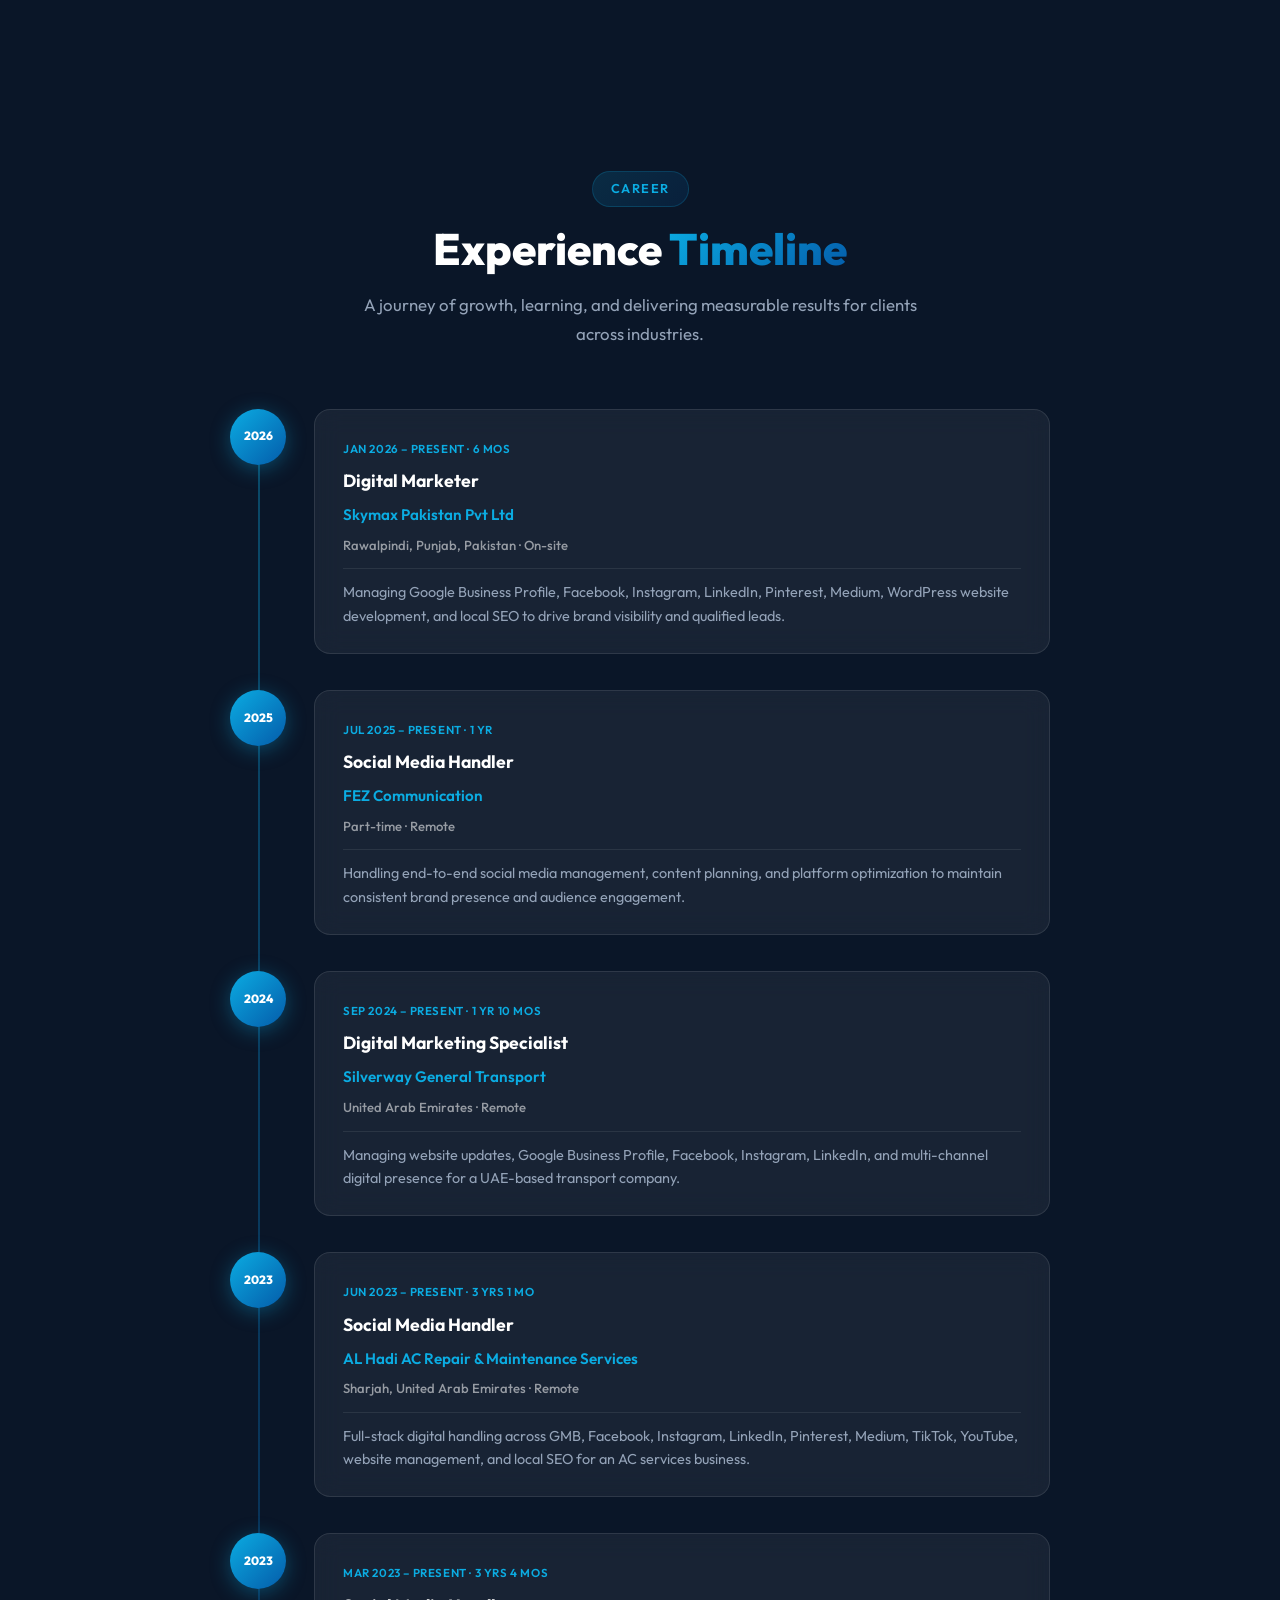
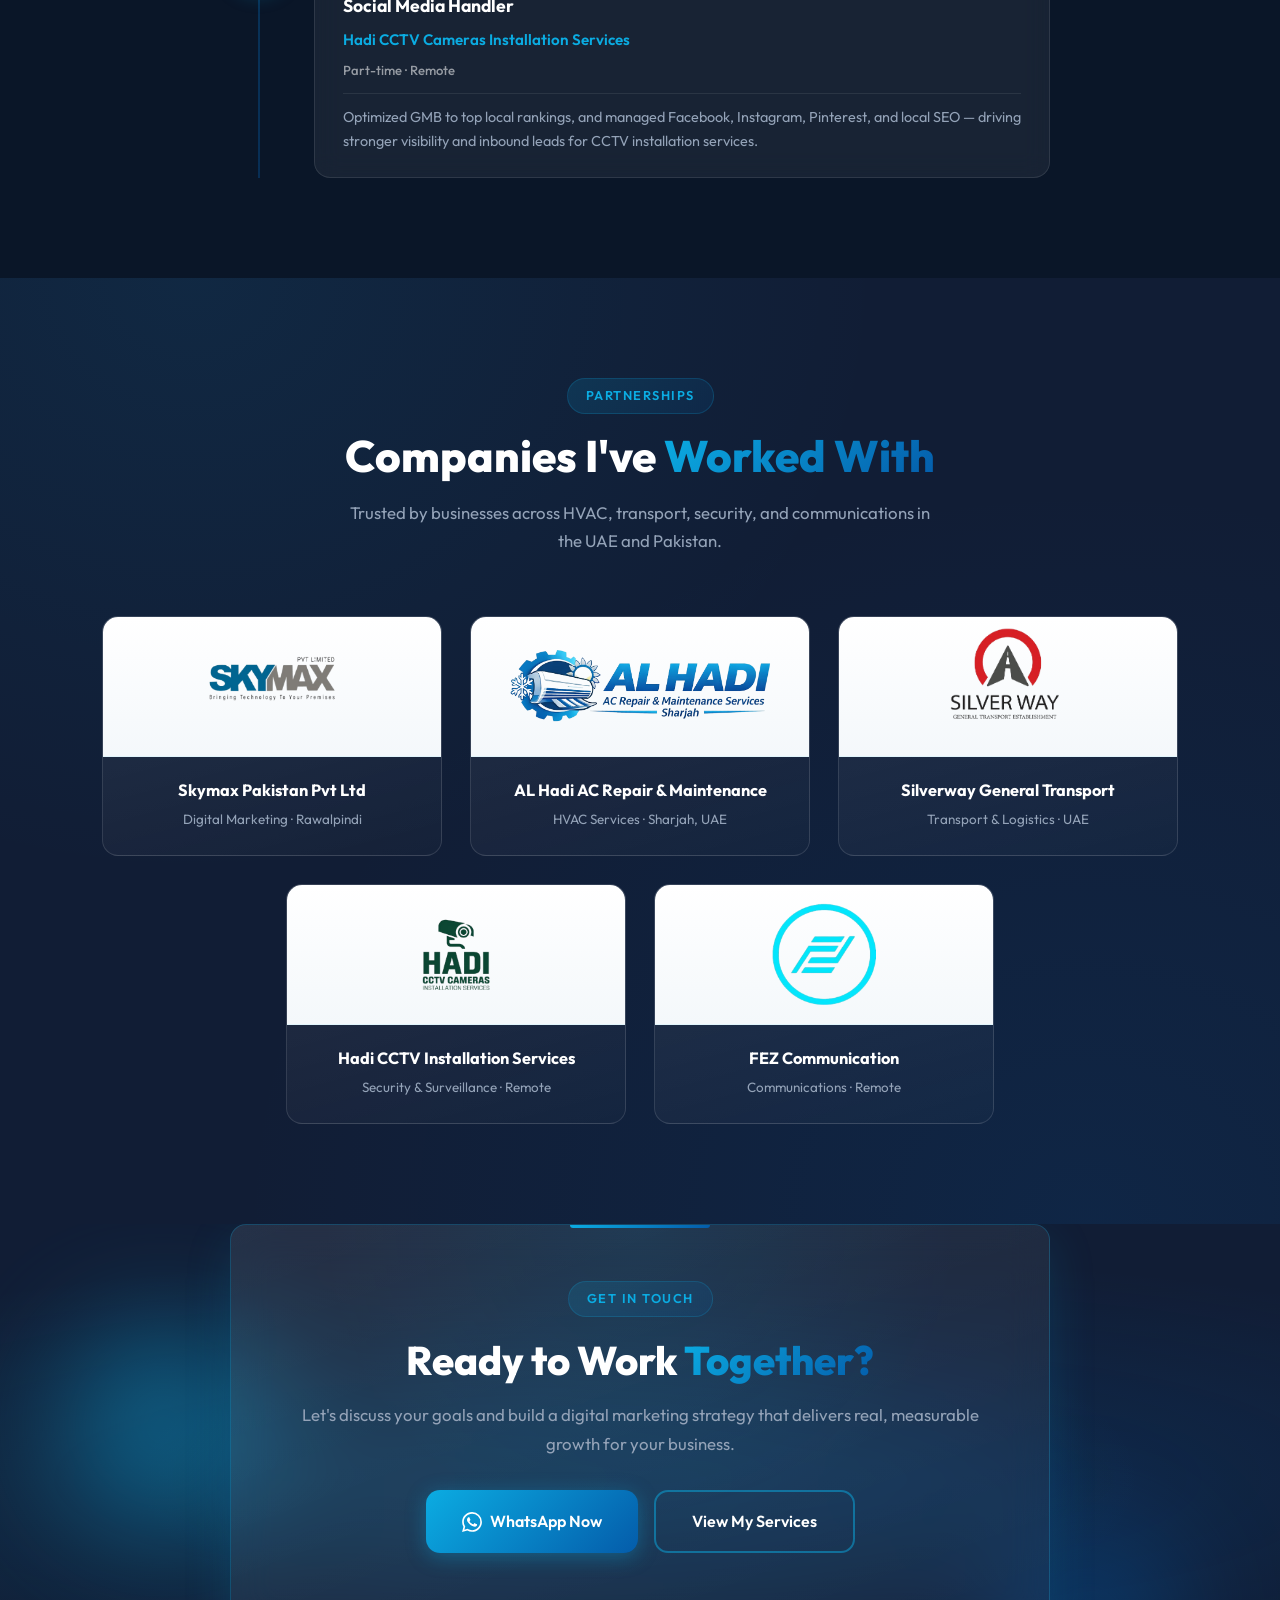
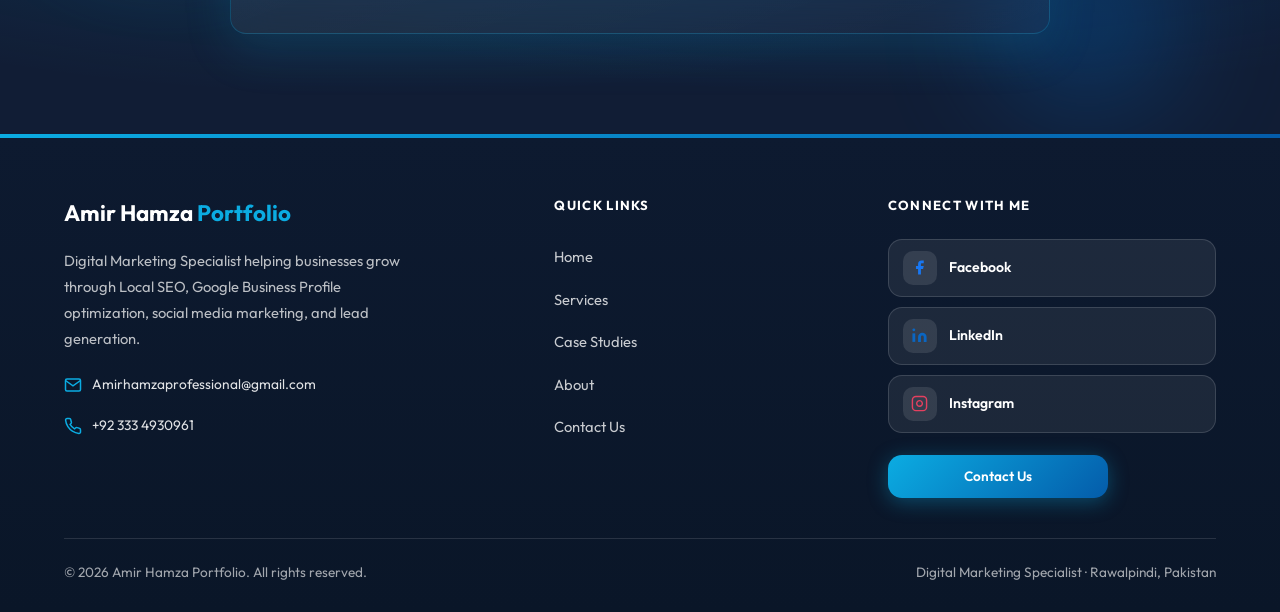
<file: about.html>
<!DOCTYPE html>
<html lang="en">
<head>
  <meta charset="UTF-8">
  <meta name="viewport" content="width=device-width, initial-scale=1.0">
  <meta name="description" content="About Amir Hamza — Digital Marketing Specialist with 4+ years experience in SEO, paid ads, and brand growth.">
  <title>About</title>
  <link rel="icon" href="favicon.svg" type="image/svg+xml">
  <link rel="apple-touch-icon" href="favicon.svg">
  <link rel="preconnect" href="https://fonts.googleapis.com">
  <link rel="preconnect" href="https://fonts.gstatic.com" crossorigin>
  <link href="https://fonts.googleapis.com/css2?family=Outfit:wght@300;400;500;600;700;800&display=swap" rel="stylesheet">
  <link rel="stylesheet" href="style.css">
</head>
<body class="inner-page">

  <!-- Loading Screen -->
  <div class="loader" id="loader" aria-hidden="true">
    <div class="loader-inner">
      <p class="loader-logo">Amir Hamza <span>Portfolio</span></p>
      <div class="loader-bar"><span></span></div>
      <p class="loader-text">Loading Experience...</p>
    </div>
  </div>

  <!-- Scroll Progress -->
  <div class="scroll-progress" id="scrollProgress" aria-hidden="true"></div>

  <!-- Navbar -->
  <header class="header" id="header">
    <nav class="nav container">
      <a href="index.html" class="nav-logo">
        <span class="logo-text">Amir Hamza <span>Portfolio</span></span>
      </a>

      <ul class="nav-menu" id="navMenu">
        <li><a href="index.html" class="nav-link">Home</a></li>
        <li><a href="services.html" class="nav-link">Services</a></li>
        <li><a href="case-studies.html" class="nav-link">Case Studies</a></li>
        <li><a href="about.html" class="nav-link active">About</a></li>
        <li><a href="contact.html" class="nav-link">Contact Us</a></li>
        <li class="nav-mobile-cta"><a href="contact.html" class="btn btn-primary btn-full">Contact Us</a></li>
      </ul>

      <a href="contact.html" class="btn btn-primary btn-nav">Contact Us</a>

      <button class="nav-toggle" id="navToggle" aria-label="Toggle navigation menu" aria-expanded="false">
        <span></span>
        <span></span>
        <span></span>
      </button>
    </nav>
  </header>

  <main>
    <section class="page-hero section">
      <div class="container">
        <div class="section-header reveal">
          <span class="section-tag">About Me</span>
          <h1 class="section-title">Transforming Brands Into Digital Success</h1>
          <p class="section-subtitle">Strategy-first, data-driven digital marketing focused on building visibility, trust, and long-term business growth.</p>
        </div>
      </div>
    </section>

    <!-- Short Introduction -->
    <section class="about section about-intro" id="about">
      <div class="container">
        <div class="about-grid">
          <div class="about-image reveal slide-left">
            <div class="about-image-frame">
              <img src="hamza.png" alt="Amir Hamza - Digital Marketing Specialist" class="about-photo" width="520" height="420">
              <div class="about-experience-badge">
                <span class="badge-number">4+</span>
                <span class="badge-text">Years Experience</span>
              </div>
            </div>
          </div>

          <div class="about-text reveal slide-right">
            <span class="section-tag">About Me</span>
            <h2 class="section-title">Hi, I'm <span class="gradient-text">Amir Hamza</span></h2>
            <p class="about-description">I'm a Digital Marketing Specialist passionate about helping businesses grow online through smart strategy, creative execution, and measurable results.</p>
            <p class="about-description">With 4+ years of hands-on experience, I help brands increase visibility, generate quality leads, and build long-term digital presence across SEO, paid advertising, social media, and web development.</p>
            <ul class="about-highlights">
              <li>
                <svg viewBox="0 0 24 24" fill="none" stroke="currentColor" stroke-width="2"><polyline points="20 6 9 17 4 12"/></svg>
                Result-driven campaigns tailored to your business goals
              </li>
              <li>
                <svg viewBox="0 0 24 24" fill="none" stroke="currentColor" stroke-width="2"><polyline points="20 6 9 17 4 12"/></svg>
                Transparent reporting with clear performance metrics
              </li>
              <li>
                <svg viewBox="0 0 24 24" fill="none" stroke="currentColor" stroke-width="2"><polyline points="20 6 9 17 4 12"/></svg>
                End-to-end digital marketing from strategy to execution
              </li>
            </ul>
            <a href="contact.html" class="btn btn-primary btn-download">Let's Work Together</a>
          </div>
        </div>
      </div>
    </section>

    <!-- Vision & Mission -->
    <section class="about-vm section">
      <div class="container">
        <div class="section-header reveal">
          <span class="section-tag">Purpose</span>
          <h2 class="section-title">Vision & <span class="gradient-text">Mission</span></h2>
          <p class="section-subtitle">The principles that guide every strategy, campaign, and client partnership I build.</p>
        </div>

        <div class="vm-grid">
          <article class="vm-card reveal fade-up">
            <div class="vm-icon">
              <svg viewBox="0 0 24 24" fill="none" stroke="currentColor" stroke-width="2"><path d="M1 12s4-8 11-8 11 8 11 8-4 8-11 8-11-8-11-8z"/><circle cx="12" cy="12" r="3"/></svg>
            </div>
            <h3>My Vision</h3>
            <p>To empower businesses of all sizes with digital marketing that is transparent, results-focused, and built for sustainable growth — not short-term hype.</p>
          </article>

          <article class="vm-card reveal fade-up">
            <div class="vm-icon">
              <svg viewBox="0 0 24 24" fill="none" stroke="currentColor" stroke-width="2"><circle cx="12" cy="12" r="10"/><line x1="12" y1="8" x2="12" y2="12"/><line x1="12" y1="16" x2="12.01" y2="16"/></svg>
            </div>
            <h3>My Mission</h3>
            <p>To deliver data-driven marketing solutions that increase visibility, attract qualified leads, and maximize ROI — while keeping communication clear and strategies aligned with your goals.</p>
          </article>
        </div>
      </div>
    </section>

    <!-- Experience Timeline -->
    <section class="about-experience section">
      <div class="container">
        <div class="section-header reveal">
          <span class="section-tag">Career</span>
          <h2 class="section-title">Experience <span class="gradient-text">Timeline</span></h2>
          <p class="section-subtitle">A journey of growth, learning, and delivering measurable results for clients across industries.</p>
        </div>

        <div class="exp-timeline">
          <article class="exp-step reveal slide-left">
            <div class="exp-marker">
              <span class="exp-year">2026</span>
            </div>
            <div class="exp-content">
              <span class="exp-label">Jan 2026 – Present · 6 mos</span>
              <h3>Digital Marketer</h3>
              <p class="exp-company">Skymax Pakistan Pvt Ltd</p>
              <p class="exp-meta">Rawalpindi, Punjab, Pakistan · On-site</p>
              <p>Managing Google Business Profile, Facebook, Instagram, LinkedIn, Pinterest, Medium, WordPress website development, and local SEO to drive brand visibility and qualified leads.</p>
            </div>
          </article>

          <article class="exp-step reveal slide-right">
            <div class="exp-marker">
              <span class="exp-year">2025</span>
            </div>
            <div class="exp-content">
              <span class="exp-label">Jul 2025 – Present · 1 yr</span>
              <h3>Social Media Handler</h3>
              <p class="exp-company">FEZ Communication</p>
              <p class="exp-meta">Part-time · Remote</p>
              <p>Handling end-to-end social media management, content planning, and platform optimization to maintain consistent brand presence and audience engagement.</p>
            </div>
          </article>

          <article class="exp-step reveal slide-left">
            <div class="exp-marker">
              <span class="exp-year">2024</span>
            </div>
            <div class="exp-content">
              <span class="exp-label">Sep 2024 – Present · 1 yr 10 mos</span>
              <h3>Digital Marketing Specialist</h3>
              <p class="exp-company">Silverway General Transport</p>
              <p class="exp-meta">United Arab Emirates · Remote</p>
              <p>Managing website updates, Google Business Profile, Facebook, Instagram, LinkedIn, and multi-channel digital presence for a UAE-based transport company.</p>
            </div>
          </article>

          <article class="exp-step reveal slide-right">
            <div class="exp-marker">
              <span class="exp-year">2023</span>
            </div>
            <div class="exp-content">
              <span class="exp-label">Jun 2023 – Present · 3 yrs 1 mo</span>
              <h3>Social Media Handler</h3>
              <p class="exp-company">AL Hadi AC Repair &amp; Maintenance Services</p>
              <p class="exp-meta">Sharjah, United Arab Emirates · Remote</p>
              <p>Full-stack digital handling across GMB, Facebook, Instagram, LinkedIn, Pinterest, Medium, TikTok, YouTube, website management, and local SEO for an AC services business.</p>
            </div>
          </article>

          <article class="exp-step reveal slide-left">
            <div class="exp-marker">
              <span class="exp-year">2023</span>
            </div>
            <div class="exp-content">
              <span class="exp-label">Mar 2023 – Present · 3 yrs 4 mos</span>
              <h3>Social Media Handler</h3>
              <p class="exp-company">Hadi CCTV Cameras Installation Services</p>
              <p class="exp-meta">Part-time · Remote</p>
              <p>Optimized GMB to top local rankings, and managed Facebook, Instagram, Pinterest, and local SEO — driving stronger visibility and inbound leads for CCTV installation services.</p>
            </div>
          </article>
        </div>
      </div>
    </section>

    <!-- Companies Worked With -->
    <section class="about-companies section">
      <div class="container">
        <div class="section-header reveal">
          <span class="section-tag">Partnerships</span>
          <h2 class="section-title">Companies I've <span class="gradient-text">Worked With</span></h2>
          <p class="section-subtitle">Trusted by businesses across HVAC, transport, security, and communications in the UAE and Pakistan.</p>
        </div>

        <div class="companies-grid reveal fade-up">
          <article class="company-card">
            <div class="company-logo company-logo--boost">
              <img src="Skymax Logo Png.png" alt="Skymax Pakistan Pvt Ltd logo" loading="lazy">
            </div>
            <div class="company-body">
              <h4>Skymax Pakistan Pvt Ltd</h4>
              <p>Digital Marketing · Rawalpindi</p>
            </div>
          </article>
          <article class="company-card">
            <div class="company-logo">
              <img src="al hadi logo.png" alt="AL Hadi AC Repair and Maintenance logo" loading="lazy">
            </div>
            <div class="company-body">
              <h4>AL Hadi AC Repair &amp; Maintenance</h4>
              <p>HVAC Services · Sharjah, UAE</p>
            </div>
          </article>
          <article class="company-card">
            <div class="company-logo company-logo--boost">
              <img src="Silverway logo.png" alt="Silverway General Transport logo" loading="lazy">
            </div>
            <div class="company-body">
              <h4>Silverway General Transport</h4>
              <p>Transport &amp; Logistics · UAE</p>
            </div>
          </article>
          <article class="company-card">
            <div class="company-logo company-logo--boost">
              <img src="cctv logo.png" alt="Hadi CCTV Cameras Installation Services logo" loading="lazy">
            </div>
            <div class="company-body">
              <h4>Hadi CCTV Installation Services</h4>
              <p>Security &amp; Surveillance · Remote</p>
            </div>
          </article>
          <article class="company-card">
            <div class="company-logo">
              <img src="Fez_Communication logo.png" alt="FEZ Communication logo" loading="lazy">
            </div>
            <div class="company-body">
              <h4>FEZ Communication</h4>
              <p>Communications · Remote</p>
            </div>
          </article>
        </div>
      </div>
    </section>

    <!-- CTA -->
    <section class="cta section home-cta">
      <div class="cta-bg">
        <div class="floating-shape shape-1"></div>
        <div class="floating-shape shape-2"></div>
      </div>
      <div class="container">
        <div class="cta-content reveal zoom-in">
          <span class="section-tag">Get In Touch</span>
          <h2>Ready to Work <span class="gradient-text">Together?</span></h2>
          <p>Let's discuss your goals and build a digital marketing strategy that delivers real, measurable growth for your business.</p>
          <div class="cta-buttons">
            <a href="https://wa.me/923334930961" class="btn btn-primary btn-lg btn-whatsapp" target="_blank" rel="noopener noreferrer">
              <svg viewBox="0 0 24 24" fill="currentColor" width="20" height="20" aria-hidden="true"><path d="M17.472 14.382c-.297-.149-1.758-.867-2.03-.967-.273-.099-.471-.148-.67.15-.197.297-.767.966-.94 1.164-.173.199-.347.223-.644.075-.297-.15-1.255-.463-2.39-1.475-.883-.788-1.48-1.761-1.653-2.059-.173-.297-.018-.458.13-.606.134-.133.298-.347.446-.52.149-.174.198-.298.298-.497.099-.198.05-.371-.025-.52-.075-.149-.669-1.612-.916-2.207-.242-.579-.487-.5-.669-.51-.173-.008-.371-.01-.57-.01-.198 0-.52.074-.792.372-.272.297-1.04 1.016-1.04 2.479 0 1.462 1.065 2.875 1.213 3.074.149.198 2.096 3.2 5.077 4.487.709.306 1.262.489 1.694.625.712.227 1.36.195 1.871.118.571-.085 1.758-.719 2.006-1.413.248-.694.248-1.289.173-1.413-.074-.124-.272-.198-.57-.347m-5.421 7.403h-.004a9.87 9.87 0 01-5.031-1.378l-.361-.214-3.741.982.998-3.648-.235-.374a9.86 9.86 0 01-1.51-5.26c.001-5.45 4.436-9.884 9.888-9.884 2.64 0 5.122 1.03 6.988 2.898a9.825 9.825 0 012.893 6.994c-.003 5.45-4.435 9.884-9.885 9.884m8.413-18.297A11.815 11.815 0 0012.05 0C5.495 0 .16 5.335.157 11.892c0 2.096.547 4.142 1.588 5.945L.057 24l6.305-1.654a11.882 11.882 0 005.683 1.448h.005c6.554 0 11.89-5.335 11.893-11.893a11.821 11.821 0 00-3.48-8.413z"/></svg>
              WhatsApp Now
            </a>
            <a href="services.html" class="btn btn-outline btn-lg">View My Services</a>
          </div>
        </div>
      </div>
    </section>
  </main>

  <!-- Footer -->
  <footer class="footer">
    <div class="footer-top-bar" aria-hidden="true"></div>
    <div class="container">
      <div class="footer-grid">
        <div class="footer-brand">
          <a href="index.html" class="nav-logo footer-logo">
            <span class="logo-text">Amir Hamza <span>Portfolio</span></span>
          </a>
          <p>Digital Marketing Specialist helping businesses grow through Local SEO, Google Business Profile optimization, social media marketing, and lead generation.</p>
          <ul class="footer-contact-list">
            <li>
              <a href="mailto:Amirhamzaprofessional@gmail.com">
                <svg viewBox="0 0 24 24" fill="none" stroke="currentColor" stroke-width="2" aria-hidden="true"><path d="M4 4h16c1.1 0 2 .9 2 2v12c0 1.1-.9 2-2 2H4c-1.1 0-2-.9-2-2V6c0-1.1.9-2 2-2z"/><polyline points="22,6 12,13 2,6"/></svg>
                Amirhamzaprofessional@gmail.com
              </a>
            </li>
            <li>
              <a href="https://wa.me/923334930961" target="_blank" rel="noopener noreferrer">
                <svg viewBox="0 0 24 24" fill="none" stroke="currentColor" stroke-width="2" aria-hidden="true"><path d="M22 16.92v3a2 2 0 0 1-2.18 2 19.79 19.79 0 0 1-8.63-3.07 19.5 19.5 0 0 1-6-6 19.79 19.79 0 0 1-3.07-8.67A2 2 0 0 1 4.11 2h3a2 2 0 0 1 2 1.72 12.84 12.84 0 0 0 .7 2.81 2 2 0 0 1-.45 2.11L8.09 9.91a16 16 0 0 0 6 6l1.27-1.27a2 2 0 0 1 2.11-.45 12.84 12.84 0 0 0 2.81.7A2 2 0 0 1 22 16.92z"/></svg>
                +92 333 4930961
              </a>
            </li>
          </ul>
        </div>

        <div class="footer-links">
          <h4 class="footer-heading">Quick Links</h4>
          <ul>
            <li><a href="index.html">Home</a></li>
            <li><a href="services.html">Services</a></li>
            <li><a href="case-studies.html">Case Studies</a></li>
            <li><a href="about.html">About</a></li>
            <li><a href="contact.html">Contact Us</a></li>
          </ul>
        </div>

        <div class="footer-connect">
          <h4 class="footer-heading">Connect With Me</h4>
          <div class="footer-social-list">
            <a href="https://www.facebook.com/hamxa.durani.5" class="footer-social-link footer-social-link--facebook" target="_blank" rel="noopener noreferrer">
              <span class="footer-social-icon" aria-hidden="true">
                <svg viewBox="0 0 24 24" fill="currentColor"><path d="M18 2h-3a5 5 0 0 0-5 5v3H7v4h3v8h4v-8h3l1-4h-4V7a1 1 0 0 1 1-1h3z"/></svg>
              </span>
              <span>Facebook</span>
            </a>
            <a href="https://www.linkedin.com/in/amir-hamza-3b2220358/" class="footer-social-link footer-social-link--linkedin" target="_blank" rel="noopener noreferrer">
              <span class="footer-social-icon" aria-hidden="true">
                <svg viewBox="0 0 24 24" fill="currentColor"><path d="M16 8a6 6 0 0 1 6 6v7h-4v-7a2 2 0 0 0-2-2 2 2 0 0 0-2 2v7h-4v-7a6 6 0 0 1 6-6z"/><rect x="2" y="9" width="4" height="12"/><circle cx="4" cy="4" r="2"/></svg>
              </span>
              <span>LinkedIn</span>
            </a>
            <a href="https://www.instagram.com/imhamzadurani/" class="footer-social-link footer-social-link--instagram" target="_blank" rel="noopener noreferrer">
              <span class="footer-social-icon" aria-hidden="true">
                <svg viewBox="0 0 24 24" fill="none" stroke="currentColor" stroke-width="2"><rect x="2" y="2" width="20" height="20" rx="5"/><path d="M16 11.37A4 4 0 1 1 12.63 8 4 4 0 0 1 16 11.37z"/><line x1="17.5" y1="6.5" x2="17.51" y2="6.5"/></svg>
              </span>
              <span>Instagram</span>
            </a>
          </div>
          <a href="contact.html" class="btn btn-primary btn-sm footer-cta">Contact Us</a>
        </div>
      </div>

      <div class="footer-bottom">
        <p>&copy; 2026 Amir Hamza Portfolio. All rights reserved.</p>
        <p class="footer-meta">Digital Marketing Specialist · Rawalpindi, Pakistan</p>
      </div>
    </div>
  </footer>

  <!-- Back to Top -->
  <button class="back-to-top" id="backToTop" aria-label="Back to top">
    <svg viewBox="0 0 24 24" fill="none" stroke="currentColor" stroke-width="2.5"><polyline points="18 15 12 9 6 15"/></svg>
  </button>

  <div class="cursor-glow" id="cursorGlow" aria-hidden="true"></div>

  <script src="script.js"></script>
</body>
</html>
</file>
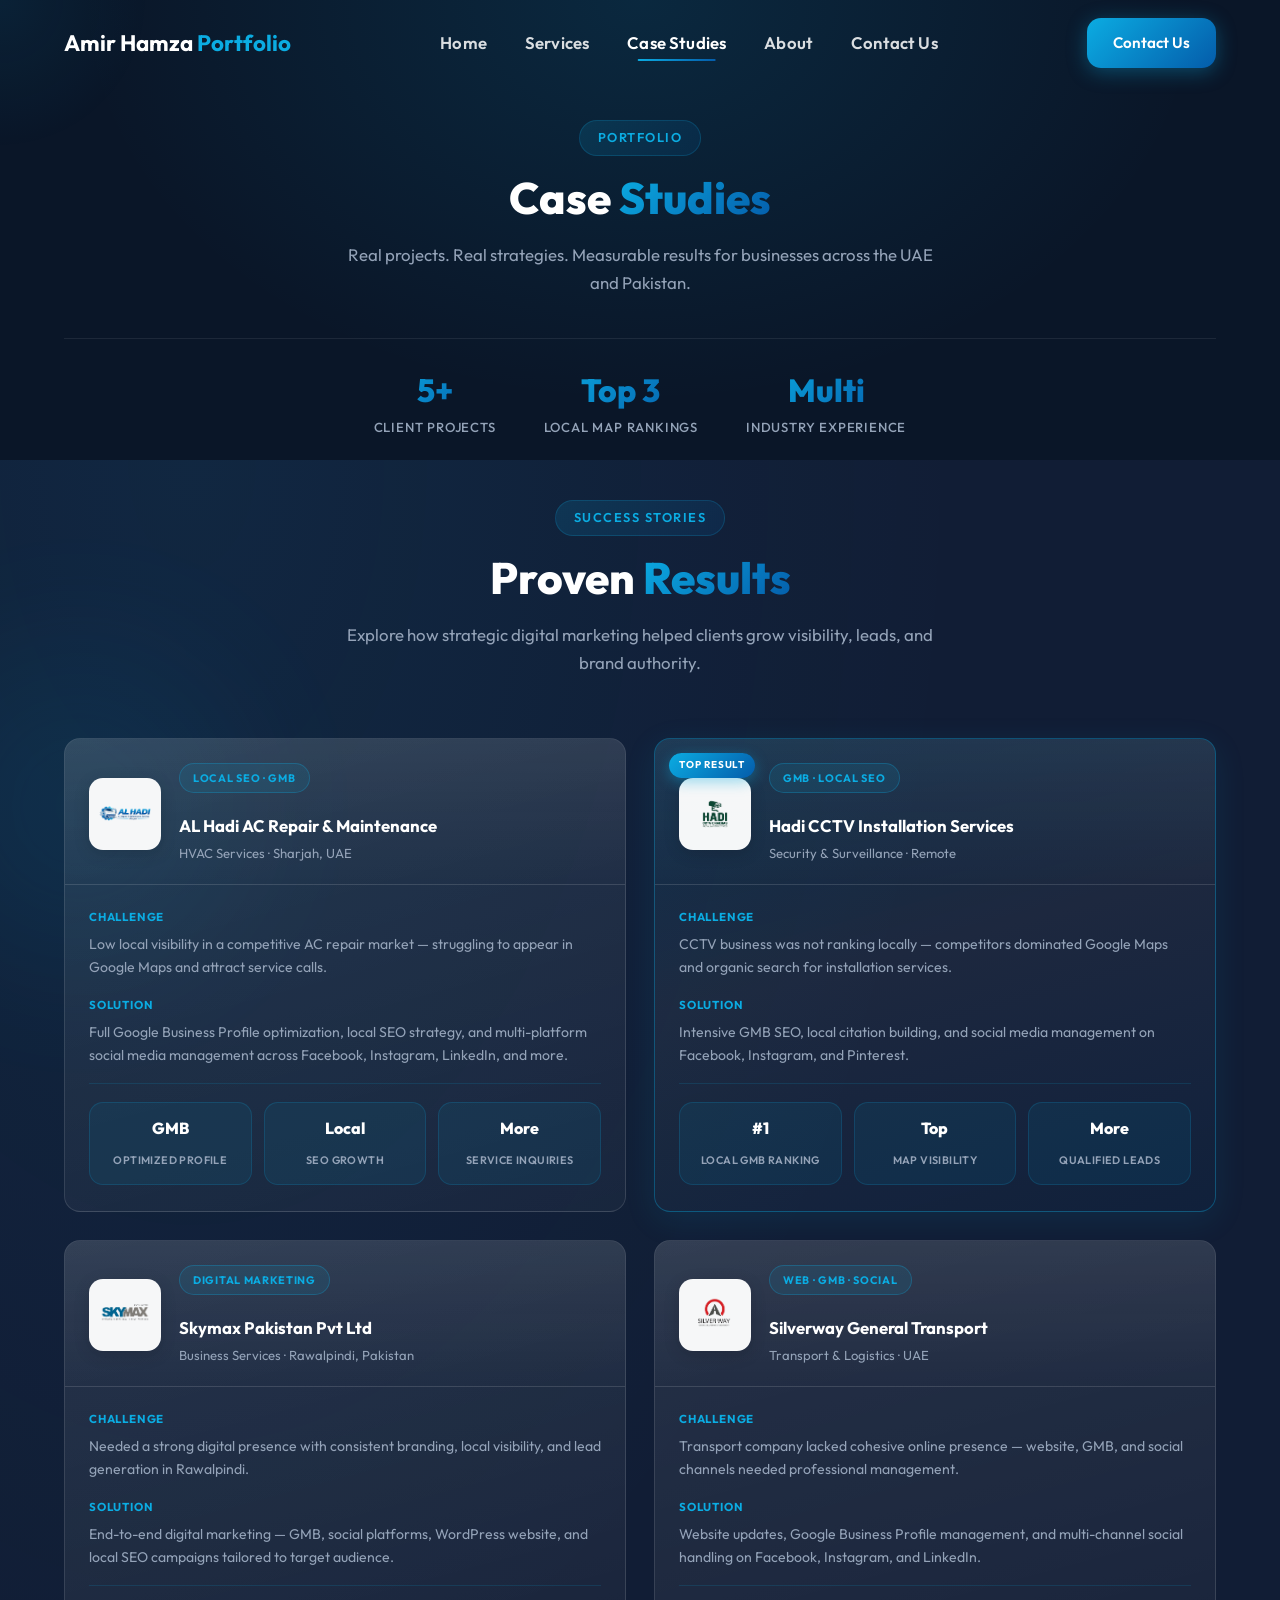
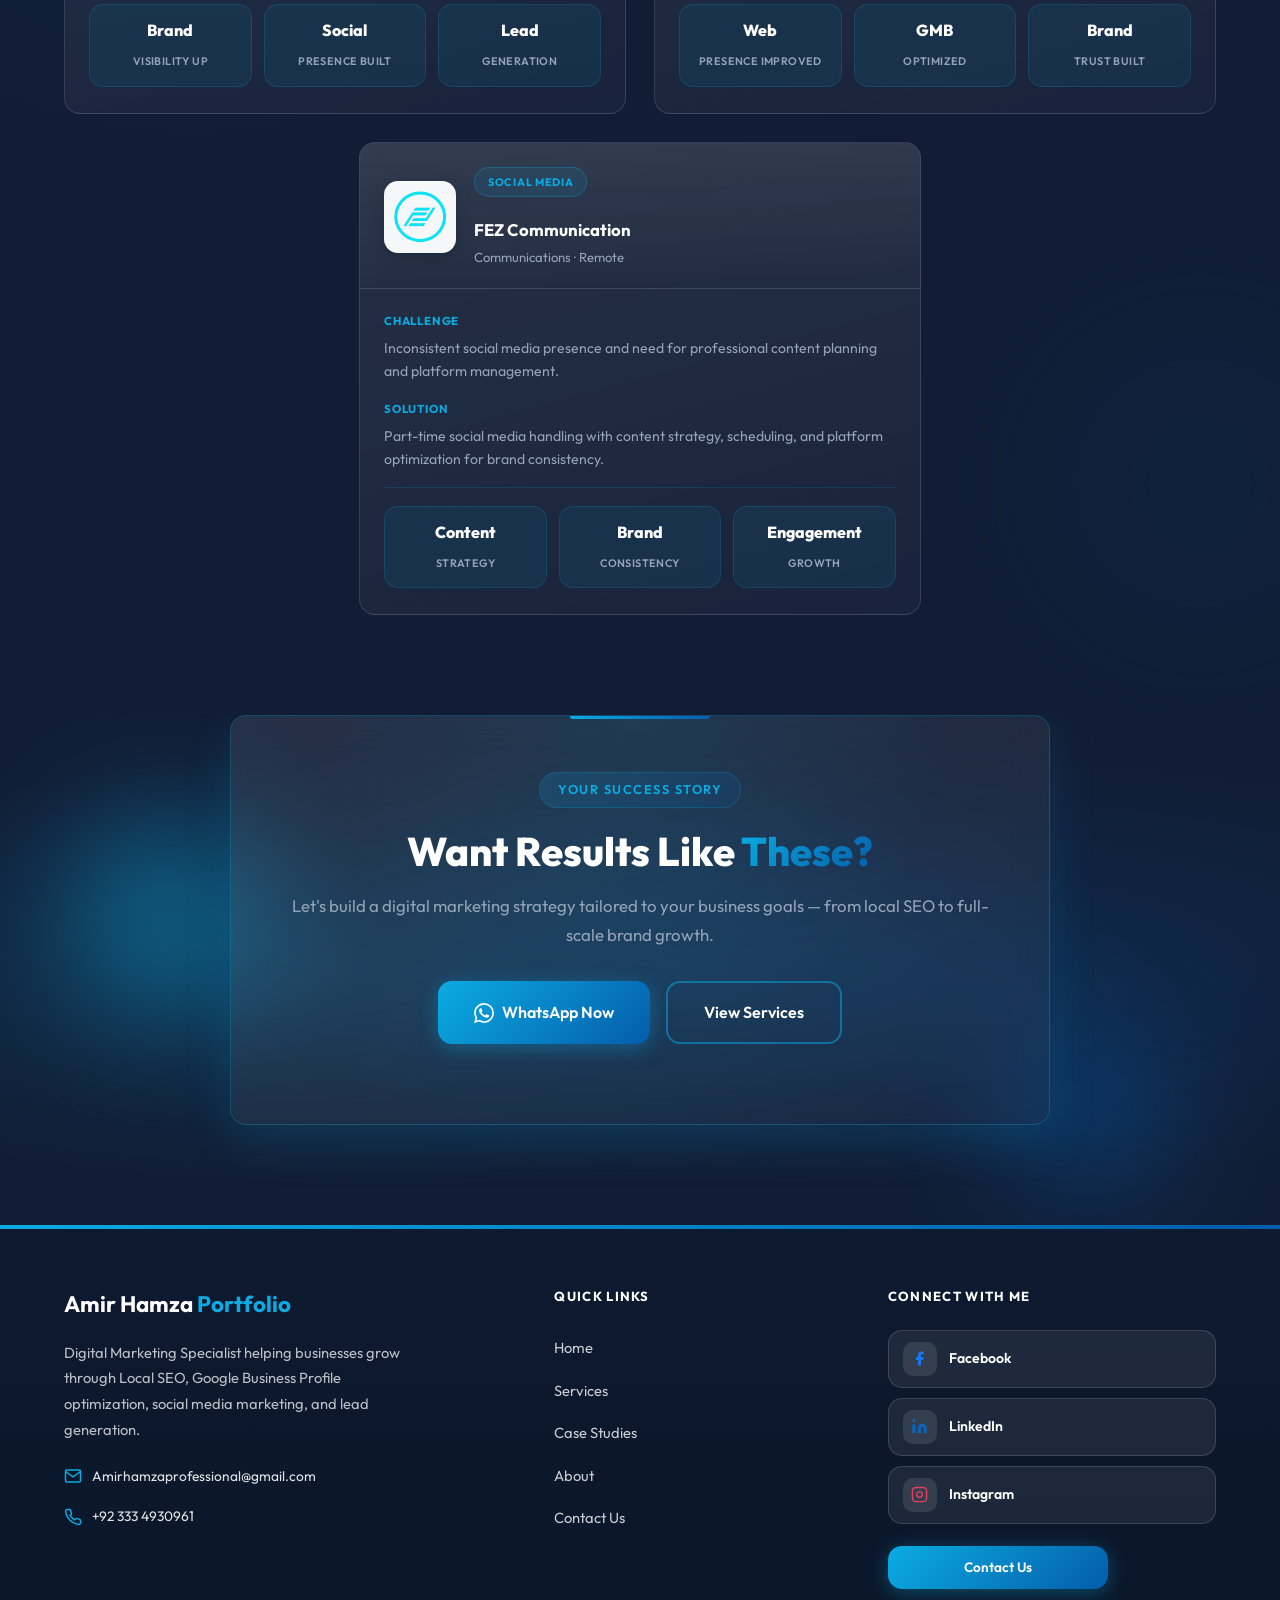
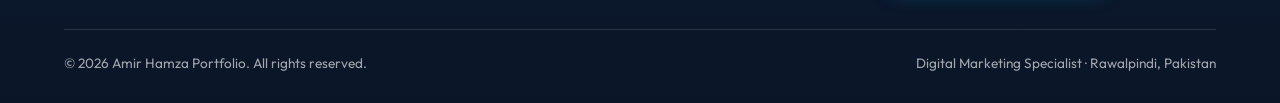
<file: case-studies.html>
<!DOCTYPE html>
<html lang="en">
<head>
  <meta charset="UTF-8">
  <meta name="viewport" content="width=device-width, initial-scale=1.0">
  <meta name="description" content="Case studies by Amir Hamza — proven digital marketing results in Local SEO, GMB, social media, and lead generation.">
  <title>Case Studies</title>
  <link rel="icon" href="favicon.svg" type="image/svg+xml">
  <link rel="apple-touch-icon" href="favicon.svg">
  <link rel="preconnect" href="https://fonts.googleapis.com">
  <link rel="preconnect" href="https://fonts.gstatic.com" crossorigin>
  <link href="https://fonts.googleapis.com/css2?family=Outfit:wght@300;400;500;600;700;800&display=swap" rel="stylesheet">
  <link rel="stylesheet" href="style.css">
</head>
<body class="inner-page case-studies-page">

  <div class="loader" id="loader" aria-hidden="true">
    <div class="loader-inner">
      <p class="loader-logo">Amir Hamza <span>Portfolio</span></p>
      <div class="loader-bar"><span></span></div>
      <p class="loader-text">Loading Experience...</p>
    </div>
  </div>

  <div class="scroll-progress" id="scrollProgress" aria-hidden="true"></div>

  <header class="header" id="header">
    <nav class="nav container">
      <a href="index.html" class="nav-logo">
        <span class="logo-text">Amir Hamza <span>Portfolio</span></span>
      </a>

      <ul class="nav-menu" id="navMenu">
        <li><a href="index.html" class="nav-link">Home</a></li>
        <li><a href="services.html" class="nav-link">Services</a></li>
        <li><a href="case-studies.html" class="nav-link active">Case Studies</a></li>
        <li><a href="about.html" class="nav-link">About</a></li>
        <li><a href="contact.html" class="nav-link">Contact Us</a></li>
        <li class="nav-mobile-cta"><a href="contact.html" class="btn btn-primary btn-full">Contact Us</a></li>
      </ul>

      <a href="contact.html" class="btn btn-primary btn-nav">Contact Us</a>

      <button class="nav-toggle" id="navToggle" aria-label="Toggle navigation menu" aria-expanded="false">
        <span></span>
        <span></span>
        <span></span>
      </button>
    </nav>
  </header>

  <main>
    <!-- Hero -->
    <section class="page-hero section cs-hero">
      <div class="container">
        <div class="section-header reveal">
          <span class="section-tag">Portfolio</span>
          <h1 class="section-title">Case <span class="gradient-text">Studies</span></h1>
          <p class="section-subtitle">Real projects. Real strategies. Measurable results for businesses across the UAE and Pakistan.</p>
        </div>

        <div class="cs-hero-stats reveal fade-up">
          <div class="cs-hero-stat">
            <strong>5+</strong>
            <span>Client Projects</span>
          </div>
          <div class="cs-hero-stat">
            <strong>Top 3</strong>
            <span>Local Map Rankings</span>
          </div>
          <div class="cs-hero-stat">
            <strong>Multi</strong>
            <span>Industry Experience</span>
          </div>
        </div>
      </div>
    </section>

    <!-- Case Studies Grid -->
    <section class="case-studies section" id="case-studies">
      <div class="case-studies-bg" aria-hidden="true">
        <span class="services-orb services-orb-1"></span>
        <span class="services-orb services-orb-2"></span>
      </div>

      <div class="container">
        <div class="section-header reveal">
          <span class="section-tag">Success Stories</span>
          <h2 class="section-title">Proven <span class="gradient-text">Results</span></h2>
          <p class="section-subtitle">Explore how strategic digital marketing helped clients grow visibility, leads, and brand authority.</p>
        </div>

        <div class="case-studies-grid">
          <!-- Case Study 1 -->
          <article class="case-study-card reveal fade-up">
            <span class="service-shine" aria-hidden="true"></span>
            <div class="cs-card-header">
              <div class="cs-logo">
                <img src="al hadi logo.png" alt="AL Hadi AC Repair logo" loading="lazy">
              </div>
              <div class="cs-meta">
                <span class="service-tag">Local SEO · GMB</span>
                <h3>AL Hadi AC Repair &amp; Maintenance</h3>
                <p class="cs-industry">HVAC Services · Sharjah, UAE</p>
              </div>
            </div>
            <div class="cs-body">
              <div class="cs-block">
                <h4>Challenge</h4>
                <p>Low local visibility in a competitive AC repair market — struggling to appear in Google Maps and attract service calls.</p>
              </div>
              <div class="cs-block">
                <h4>Solution</h4>
                <p>Full Google Business Profile optimization, local SEO strategy, and multi-platform social media management across Facebook, Instagram, LinkedIn, and more.</p>
              </div>
              <div class="cs-results">
                <div class="cs-result-item">
                  <strong>GMB</strong>
                  <span>Optimized Profile</span>
                </div>
                <div class="cs-result-item">
                  <strong>Local</strong>
                  <span>SEO Growth</span>
                </div>
                <div class="cs-result-item">
                  <strong>More</strong>
                  <span>Service Inquiries</span>
                </div>
              </div>
            </div>
          </article>

          <!-- Case Study 2 -->
          <article class="case-study-card case-study-card--featured reveal fade-up">
            <span class="service-shine" aria-hidden="true"></span>
            <span class="service-vip-badge">Top Result</span>
            <div class="cs-card-header">
              <div class="cs-logo cs-logo--boost">
                <img src="cctv logo.png" alt="Hadi CCTV logo" loading="lazy">
              </div>
              <div class="cs-meta">
                <span class="service-tag">GMB · Local SEO</span>
                <h3>Hadi CCTV Installation Services</h3>
                <p class="cs-industry">Security &amp; Surveillance · Remote</p>
              </div>
            </div>
            <div class="cs-body">
              <div class="cs-block">
                <h4>Challenge</h4>
                <p>CCTV business was not ranking locally — competitors dominated Google Maps and organic search for installation services.</p>
              </div>
              <div class="cs-block">
                <h4>Solution</h4>
                <p>Intensive GMB SEO, local citation building, and social media management on Facebook, Instagram, and Pinterest.</p>
              </div>
              <div class="cs-results">
                <div class="cs-result-item">
                  <strong>#1</strong>
                  <span>Local GMB Ranking</span>
                </div>
                <div class="cs-result-item">
                  <strong>Top</strong>
                  <span>Map Visibility</span>
                </div>
                <div class="cs-result-item">
                  <strong>More</strong>
                  <span>Qualified Leads</span>
                </div>
              </div>
            </div>
          </article>

          <!-- Case Study 3 -->
          <article class="case-study-card reveal fade-up">
            <span class="service-shine" aria-hidden="true"></span>
            <div class="cs-card-header">
              <div class="cs-logo cs-logo--boost">
                <img src="Skymax Logo Png.png" alt="Skymax Pakistan logo" loading="lazy">
              </div>
              <div class="cs-meta">
                <span class="service-tag">Digital Marketing</span>
                <h3>Skymax Pakistan Pvt Ltd</h3>
                <p class="cs-industry">Business Services · Rawalpindi, Pakistan</p>
              </div>
            </div>
            <div class="cs-body">
              <div class="cs-block">
                <h4>Challenge</h4>
                <p>Needed a strong digital presence with consistent branding, local visibility, and lead generation in Rawalpindi.</p>
              </div>
              <div class="cs-block">
                <h4>Solution</h4>
                <p>End-to-end digital marketing — GMB, social platforms, WordPress website, and local SEO campaigns tailored to target audience.</p>
              </div>
              <div class="cs-results">
                <div class="cs-result-item">
                  <strong>Brand</strong>
                  <span>Visibility Up</span>
                </div>
                <div class="cs-result-item">
                  <strong>Social</strong>
                  <span>Presence Built</span>
                </div>
                <div class="cs-result-item">
                  <strong>Lead</strong>
                  <span>Generation</span>
                </div>
              </div>
            </div>
          </article>

          <!-- Case Study 4 -->
          <article class="case-study-card reveal fade-up">
            <span class="service-shine" aria-hidden="true"></span>
            <div class="cs-card-header">
              <div class="cs-logo cs-logo--boost">
                <img src="Silverway logo.png" alt="Silverway General Transport logo" loading="lazy">
              </div>
              <div class="cs-meta">
                <span class="service-tag">Web · GMB · Social</span>
                <h3>Silverway General Transport</h3>
                <p class="cs-industry">Transport &amp; Logistics · UAE</p>
              </div>
            </div>
            <div class="cs-body">
              <div class="cs-block">
                <h4>Challenge</h4>
                <p>Transport company lacked cohesive online presence — website, GMB, and social channels needed professional management.</p>
              </div>
              <div class="cs-block">
                <h4>Solution</h4>
                <p>Website updates, Google Business Profile management, and multi-channel social handling on Facebook, Instagram, and LinkedIn.</p>
              </div>
              <div class="cs-results">
                <div class="cs-result-item">
                  <strong>Web</strong>
                  <span>Presence Improved</span>
                </div>
                <div class="cs-result-item">
                  <strong>GMB</strong>
                  <span>Optimized</span>
                </div>
                <div class="cs-result-item">
                  <strong>Brand</strong>
                  <span>Trust Built</span>
                </div>
              </div>
            </div>
          </article>

          <!-- Case Study 5 -->
          <article class="case-study-card reveal fade-up">
            <span class="service-shine" aria-hidden="true"></span>
            <div class="cs-card-header">
              <div class="cs-logo">
                <img src="Fez_Communication logo.png" alt="FEZ Communication logo" loading="lazy">
              </div>
              <div class="cs-meta">
                <span class="service-tag">Social Media</span>
                <h3>FEZ Communication</h3>
                <p class="cs-industry">Communications · Remote</p>
              </div>
            </div>
            <div class="cs-body">
              <div class="cs-block">
                <h4>Challenge</h4>
                <p>Inconsistent social media presence and need for professional content planning and platform management.</p>
              </div>
              <div class="cs-block">
                <h4>Solution</h4>
                <p>Part-time social media handling with content strategy, scheduling, and platform optimization for brand consistency.</p>
              </div>
              <div class="cs-results">
                <div class="cs-result-item">
                  <strong>Content</strong>
                  <span>Strategy</span>
                </div>
                <div class="cs-result-item">
                  <strong>Brand</strong>
                  <span>Consistency</span>
                </div>
                <div class="cs-result-item">
                  <strong>Engagement</strong>
                  <span>Growth</span>
                </div>
              </div>
            </div>
          </article>
        </div>
      </div>
    </section>

    <!-- CTA -->
    <section class="cta section home-cta cs-cta">
      <div class="cta-bg">
        <div class="floating-shape shape-1"></div>
        <div class="floating-shape shape-2"></div>
      </div>
      <div class="container">
        <div class="cta-content reveal zoom-in">
          <span class="section-tag">Your Success Story</span>
          <h2>Want Results Like <span class="gradient-text">These?</span></h2>
          <p>Let's build a digital marketing strategy tailored to your business goals — from local SEO to full-scale brand growth.</p>
          <div class="cta-buttons">
            <a href="https://wa.me/923334930961" class="btn btn-primary btn-lg btn-whatsapp" target="_blank" rel="noopener noreferrer">
              <svg viewBox="0 0 24 24" fill="currentColor" width="20" height="20" aria-hidden="true"><path d="M17.472 14.382c-.297-.149-1.758-.867-2.03-.967-.273-.099-.471-.148-.67.15-.197.297-.767.966-.94 1.164-.173.199-.347.223-.644.075-.297-.15-1.255-.463-2.39-1.475-.883-.788-1.48-1.761-1.653-2.059-.173-.297-.018-.458.13-.606.134-.133.298-.347.446-.52.149-.174.198-.298.298-.497.099-.198.05-.371-.025-.52-.075-.149-.669-1.612-.916-2.207-.242-.579-.487-.5-.669-.51-.173-.008-.371-.01-.57-.01-.198 0-.52.074-.792.372-.272.297-1.04 1.016-1.04 2.479 0 1.462 1.065 2.875 1.213 3.074.149.198 2.096 3.2 5.077 4.487.709.306 1.262.489 1.694.625.712.227 1.36.195 1.871.118.571-.085 1.758-.719 2.006-1.413.248-.694.248-1.289.173-1.413-.074-.124-.272-.198-.57-.347m-5.421 7.403h-.004a9.87 9.87 0 01-5.031-1.378l-.361-.214-3.741.982.998-3.648-.235-.374a9.86 9.86 0 01-1.51-5.26c.001-5.45 4.436-9.884 9.888-9.884 2.64 0 5.122 1.03 6.988 2.898a9.825 9.825 0 012.893 6.994c-.003 5.45-4.435 9.884-9.885 9.884m8.413-18.297A11.815 11.815 0 0012.05 0C5.495 0 .16 5.335.157 11.892c0 2.096.547 4.142 1.588 5.945L.057 24l6.305-1.654a11.882 11.882 0 005.683 1.448h.005c6.554 0 11.89-5.335 11.893-11.893a11.821 11.821 0 00-3.48-8.413z"/></svg>
              WhatsApp Now
            </a>
            <a href="services.html" class="btn btn-outline btn-lg">View Services</a>
          </div>
        </div>
      </div>
    </section>
  </main>

  <footer class="footer">
    <div class="footer-top-bar" aria-hidden="true"></div>
    <div class="container">
      <div class="footer-grid">
        <div class="footer-brand">
          <a href="index.html" class="nav-logo footer-logo">
            <span class="logo-text">Amir Hamza <span>Portfolio</span></span>
          </a>
          <p>Digital Marketing Specialist helping businesses grow through Local SEO, Google Business Profile optimization, social media marketing, and lead generation.</p>
          <ul class="footer-contact-list">
            <li>
              <a href="mailto:Amirhamzaprofessional@gmail.com">
                <svg viewBox="0 0 24 24" fill="none" stroke="currentColor" stroke-width="2" aria-hidden="true"><path d="M4 4h16c1.1 0 2 .9 2 2v12c0 1.1-.9 2-2 2H4c-1.1 0-2-.9-2-2V6c0-1.1.9-2 2-2z"/><polyline points="22,6 12,13 2,6"/></svg>
                Amirhamzaprofessional@gmail.com
              </a>
            </li>
            <li>
              <a href="https://wa.me/923334930961" target="_blank" rel="noopener noreferrer">
                <svg viewBox="0 0 24 24" fill="none" stroke="currentColor" stroke-width="2" aria-hidden="true"><path d="M22 16.92v3a2 2 0 0 1-2.18 2 19.79 19.79 0 0 1-8.63-3.07 19.5 19.5 0 0 1-6-6 19.79 19.79 0 0 1-3.07-8.67A2 2 0 0 1 4.11 2h3a2 2 0 0 1 2 1.72 12.84 12.84 0 0 0 .7 2.81 2 2 0 0 1-.45 2.11L8.09 9.91a16 16 0 0 0 6 6l1.27-1.27a2 2 0 0 1 2.11-.45 12.84 12.84 0 0 0 2.81.7A2 2 0 0 1 22 16.92z"/></svg>
                +92 333 4930961
              </a>
            </li>
          </ul>
        </div>

        <div class="footer-links">
          <h4 class="footer-heading">Quick Links</h4>
          <ul>
            <li><a href="index.html">Home</a></li>
            <li><a href="services.html">Services</a></li>
            <li><a href="case-studies.html">Case Studies</a></li>
            <li><a href="about.html">About</a></li>
            <li><a href="contact.html">Contact Us</a></li>
          </ul>
        </div>

        <div class="footer-connect">
          <h4 class="footer-heading">Connect With Me</h4>
          <div class="footer-social-list">
            <a href="https://www.facebook.com/hamxa.durani.5" class="footer-social-link footer-social-link--facebook" target="_blank" rel="noopener noreferrer">
              <span class="footer-social-icon" aria-hidden="true">
                <svg viewBox="0 0 24 24" fill="currentColor"><path d="M18 2h-3a5 5 0 0 0-5 5v3H7v4h3v8h4v-8h3l1-4h-4V7a1 1 0 0 1 1-1h3z"/></svg>
              </span>
              <span>Facebook</span>
            </a>
            <a href="https://www.linkedin.com/in/amir-hamza-3b2220358/" class="footer-social-link footer-social-link--linkedin" target="_blank" rel="noopener noreferrer">
              <span class="footer-social-icon" aria-hidden="true">
                <svg viewBox="0 0 24 24" fill="currentColor"><path d="M16 8a6 6 0 0 1 6 6v7h-4v-7a2 2 0 0 0-2-2 2 2 0 0 0-2 2v7h-4v-7a6 6 0 0 1 6-6z"/><rect x="2" y="9" width="4" height="12"/><circle cx="4" cy="4" r="2"/></svg>
              </span>
              <span>LinkedIn</span>
            </a>
            <a href="https://www.instagram.com/imhamzadurani/" class="footer-social-link footer-social-link--instagram" target="_blank" rel="noopener noreferrer">
              <span class="footer-social-icon" aria-hidden="true">
                <svg viewBox="0 0 24 24" fill="none" stroke="currentColor" stroke-width="2"><rect x="2" y="2" width="20" height="20" rx="5"/><path d="M16 11.37A4 4 0 1 1 12.63 8 4 4 0 0 1 16 11.37z"/><line x1="17.5" y1="6.5" x2="17.51" y2="6.5"/></svg>
              </span>
              <span>Instagram</span>
            </a>
          </div>
          <a href="contact.html" class="btn btn-primary btn-sm footer-cta">Contact Us</a>
        </div>
      </div>

      <div class="footer-bottom">
        <p>&copy; 2026 Amir Hamza Portfolio. All rights reserved.</p>
        <p class="footer-meta">Digital Marketing Specialist · Rawalpindi, Pakistan</p>
      </div>
    </div>
  </footer>

  <button class="back-to-top" id="backToTop" aria-label="Back to top">
    <svg viewBox="0 0 24 24" fill="none" stroke="currentColor" stroke-width="2.5"><polyline points="18 15 12 9 6 15"/></svg>
  </button>

  <div class="cursor-glow" id="cursorGlow" aria-hidden="true"></div>

  <script src="script.js"></script>
</body>
</html>
</file>
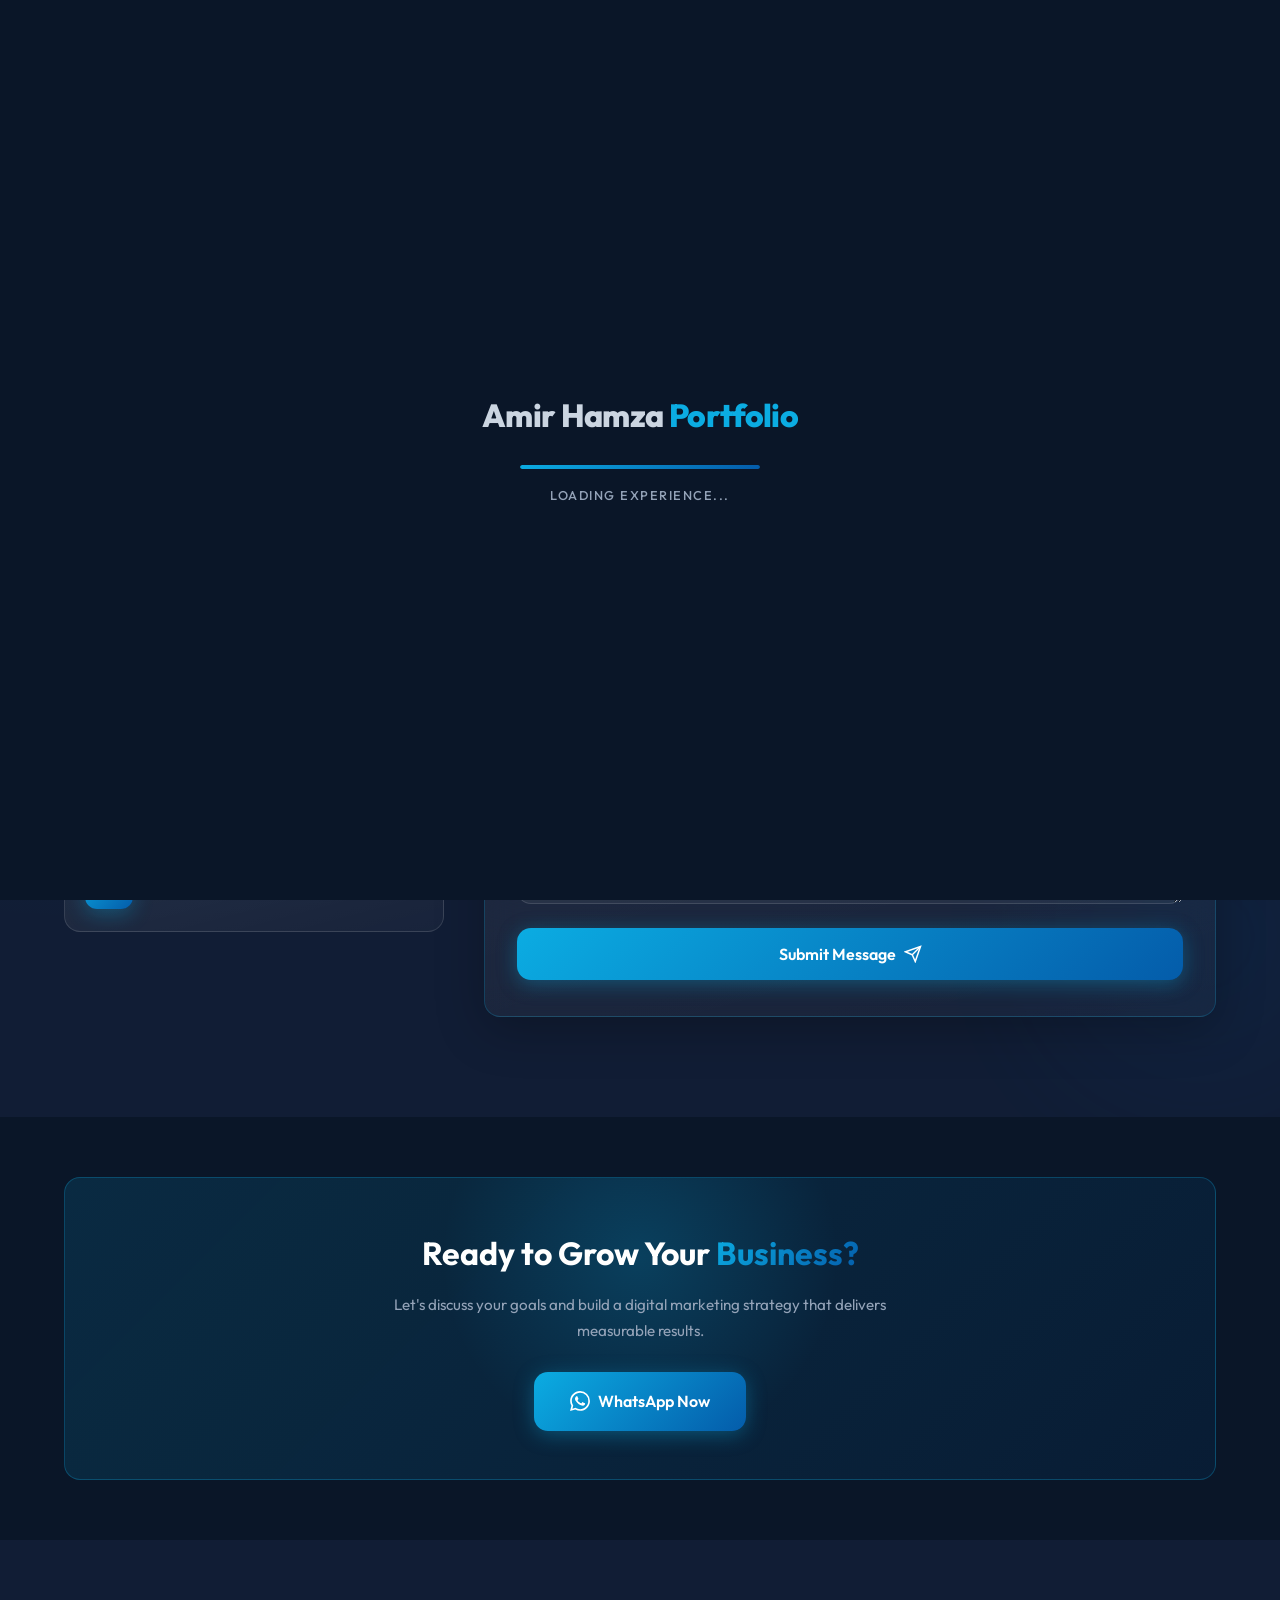
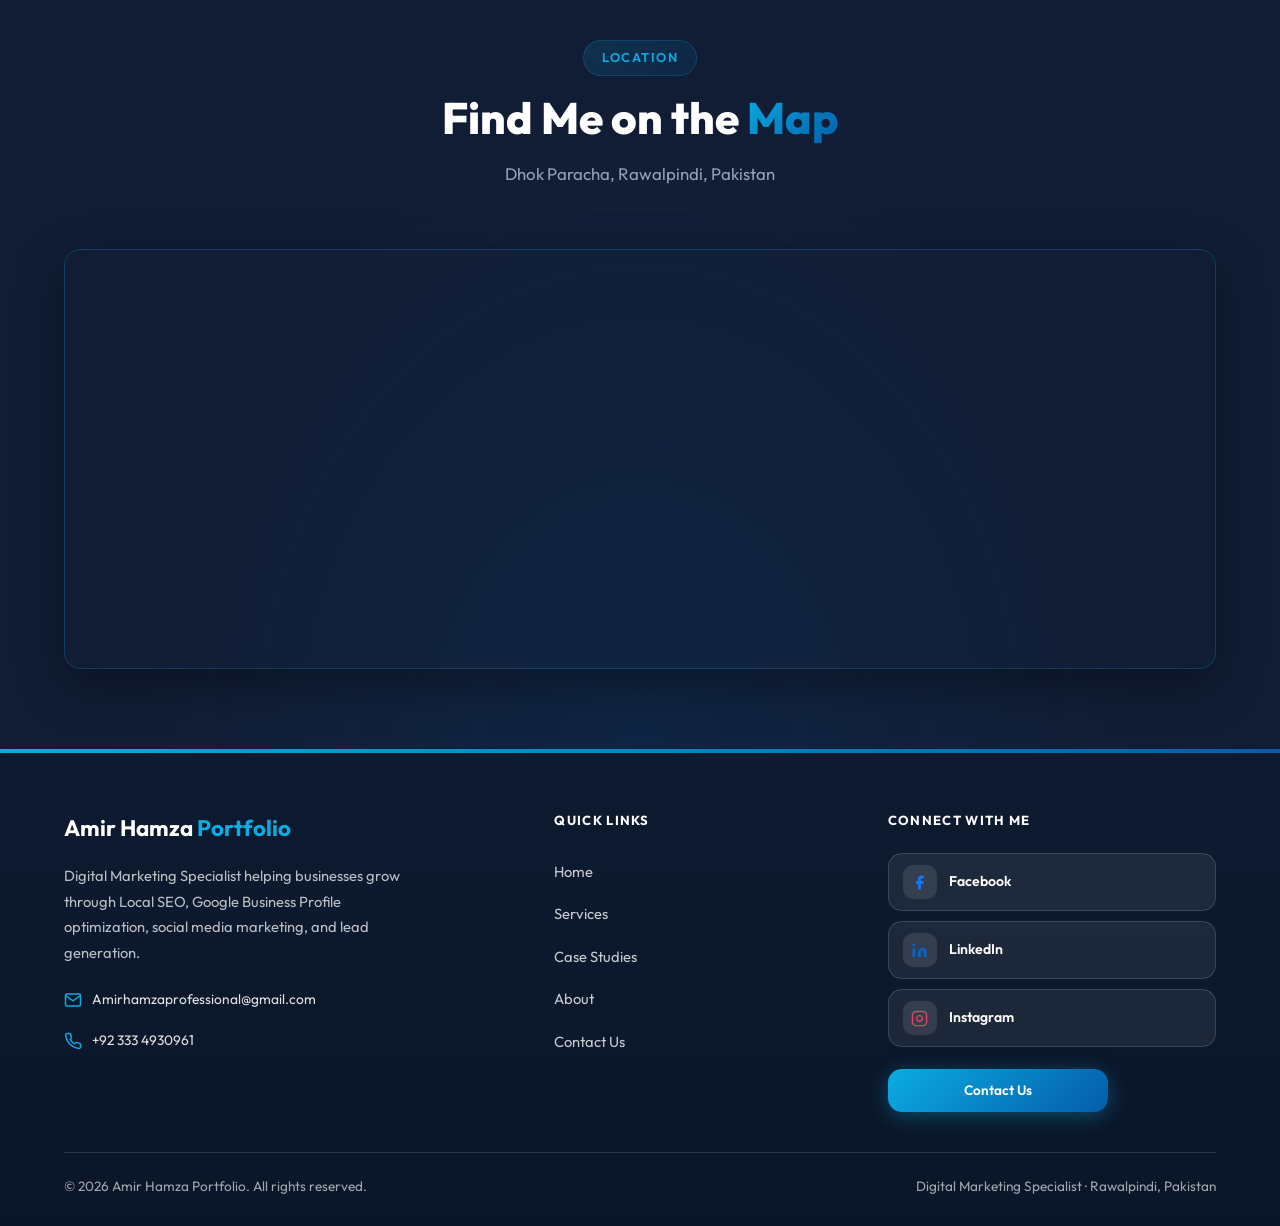
<file: contact.html>
<!DOCTYPE html>
<html lang="en">
<head>
  <meta charset="UTF-8">
  <meta name="viewport" content="width=device-width, initial-scale=1.0">
  <meta name="description" content="Contact Amir Hamza — Digital Marketing Specialist in Rawalpindi. Phone, WhatsApp, email, and free consultation.">
  <title>Contact Us</title>
  <link rel="icon" href="favicon.svg" type="image/svg+xml">
  <link rel="apple-touch-icon" href="favicon.svg">
  <link rel="preconnect" href="https://fonts.googleapis.com">
  <link rel="preconnect" href="https://fonts.gstatic.com" crossorigin>
  <link href="https://fonts.googleapis.com/css2?family=Outfit:wght@300;400;500;600;700;800&display=swap" rel="stylesheet">
  <link rel="stylesheet" href="style.css">
</head>
<body class="inner-page contact-page">

  <div class="loader" id="loader" aria-hidden="true">
    <div class="loader-inner">
      <p class="loader-logo">Amir Hamza <span>Portfolio</span></p>
      <div class="loader-bar"><span></span></div>
      <p class="loader-text">Loading Experience...</p>
    </div>
  </div>

  <div class="scroll-progress" id="scrollProgress" aria-hidden="true"></div>

  <header class="header" id="header">
    <nav class="nav container">
      <a href="index.html" class="nav-logo">
        <span class="logo-text">Amir Hamza <span>Portfolio</span></span>
      </a>

      <ul class="nav-menu" id="navMenu">
        <li><a href="index.html" class="nav-link">Home</a></li>
        <li><a href="services.html" class="nav-link">Services</a></li>
        <li><a href="case-studies.html" class="nav-link">Case Studies</a></li>
        <li><a href="about.html" class="nav-link">About</a></li>
        <li><a href="contact.html" class="nav-link active">Contact Us</a></li>
        <li class="nav-mobile-cta"><a href="contact.html" class="btn btn-primary btn-full">Contact Us</a></li>
      </ul>

      <a href="contact.html" class="btn btn-primary btn-nav">Contact Us</a>

      <button class="nav-toggle" id="navToggle" aria-label="Toggle navigation menu" aria-expanded="false">
        <span></span>
        <span></span>
        <span></span>
      </button>
    </nav>
  </header>

  <main>
    <!-- 1. Hero -->
    <section class="page-hero section contact-hero">
      <div class="container">
        <div class="section-header reveal">
          <span class="section-tag">Contact Us</span>
          <h1 class="section-title">Let's Work <span class="gradient-text">Together</span></h1>
          <p class="section-subtitle">Have a project in mind or need help growing your business? I'd love to hear from you. Get in touch and let's discuss how I can help.</p>
        </div>
      </div>
    </section>

    <!-- 2 & 3. Contact Info + Form -->
    <section class="contact-main section" id="contact">
      <div class="contact-main-bg" aria-hidden="true">
        <span class="services-orb services-orb-1"></span>
        <span class="services-orb services-orb-2"></span>
      </div>

      <div class="container">
        <div class="contact-layout">
          <aside class="contact-sidebar reveal slide-left">
            <div class="section-header contact-sidebar-header">
              <span class="section-tag">Get In Touch</span>
              <h2 class="section-title">Contact <span class="gradient-text">Information</span></h2>
            </div>

            <div class="contact-cards-grid">
              <article class="contact-card reveal fade-up">
                <div class="contact-card-icon">
                  <svg viewBox="0 0 24 24" fill="none" stroke="currentColor" stroke-width="2"><path d="M22 16.92v3a2 2 0 0 1-2.18 2 19.79 19.79 0 0 1-8.63-3.07 19.5 19.5 0 0 1-6-6 19.79 19.79 0 0 1-3.07-8.67A2 2 0 0 1 4.11 2h3a2 2 0 0 1 2 1.72 12.84 12.84 0 0 0 .7 2.81 2 2 0 0 1-.45 2.11L8.09 9.91a16 16 0 0 0 6 6l1.27-1.27a2 2 0 0 1 2.11-.45 12.84 12.84 0 0 0 2.81.7A2 2 0 0 1 22 16.92z"/></svg>
                </div>
                <h3>Phone</h3>
                <a href="tel:+923334930961">+92 333 4930961</a>
              </article>

              <article class="contact-card reveal fade-up">
                <div class="contact-card-icon">
                  <svg viewBox="0 0 24 24" fill="none" stroke="currentColor" stroke-width="2"><path d="M4 4h16c1.1 0 2 .9 2 2v12c0 1.1-.9 2-2 2H4c-1.1 0-2-.9-2-2V6c0-1.1.9-2 2-2z"/><polyline points="22,6 12,13 2,6"/></svg>
                </div>
                <h3>Email</h3>
                <a href="mailto:Amirhamzaprofessional@gmail.com">Amirhamzaprofessional@gmail.com</a>
              </article>

              <article class="contact-card reveal fade-up">
                <div class="contact-card-icon">
                  <svg viewBox="0 0 24 24" fill="none" stroke="currentColor" stroke-width="2"><path d="M21 11.5a8.38 8.38 0 0 1-.9 3.8 8.5 8.5 0 0 1-7.6 4.7 8.38 8.38 0 0 1-3.8-.9L3 21l1.9-5.7a8.38 8.38 0 0 1-.9-3.8 8.5 8.5 0 0 1 4.7-7.6 8.38 8.38 0 0 1 3.8-.9h.5a8.48 8.48 0 0 1 8 8v.5z"/></svg>
                </div>
                <h3>WhatsApp</h3>
                <a href="https://wa.me/923334930961" target="_blank" rel="noopener noreferrer">+92 333 4930961</a>
              </article>

              <article class="contact-card reveal fade-up">
                <div class="contact-card-icon">
                  <svg viewBox="0 0 24 24" fill="none" stroke="currentColor" stroke-width="2"><circle cx="12" cy="12" r="10"/><polyline points="12 6 12 12 16 14"/></svg>
                </div>
                <h3>Availability</h3>
                <p>Monday – Saturday<br>9:00 AM – 6:00 PM</p>
              </article>
            </div>
          </aside>

          <div class="contact-form-wrap reveal slide-right">
            <div class="contact-form-card">
              <div class="contact-form-header">
                <span class="section-tag">Send a Message</span>
                <h2>Contact Form</h2>
                <p>Fill out the form below and I'll get back to you as soon as possible.</p>
              </div>

              <form class="contact-form" id="contactForm" novalidate>
                <div class="form-row">
                  <div class="form-group">
                    <label class="form-label" for="fullName">Full Name <span>*</span></label>
                    <input class="form-input" type="text" id="fullName" name="fullName" placeholder="Your full name" required>
                  </div>
                  <div class="form-group">
                    <label class="form-label" for="email">Email Address <span>*</span></label>
                    <input class="form-input" type="email" id="email" name="email" placeholder="you@email.com" required>
                  </div>
                </div>

                <div class="form-row">
                  <div class="form-group">
                    <label class="form-label" for="phone">Phone Number <span class="optional">(Optional)</span></label>
                    <input class="form-input" type="tel" id="phone" name="phone" placeholder="+92 300 0000000">
                  </div>
                  <div class="form-group">
                    <label class="form-label" for="service">Service Required <span>*</span></label>
                    <select class="form-select" id="service" name="service" required>
                      <option value="" disabled selected>Select a service</option>
                      <option value="Local SEO">Local SEO</option>
                      <option value="Google Business Profile">Google Business Profile</option>
                      <option value="Social Media Marketing">Social Media Marketing</option>
                      <option value="Google Ads">Google Ads</option>
                      <option value="WordPress Development">WordPress Development</option>
                      <option value="Graphic Designing">Graphic Designing</option>
                      <option value="Lead Generation">Lead Generation</option>
                      <option value="Other">Other</option>
                    </select>
                  </div>
                </div>

                <div class="form-group">
                  <label class="form-label" for="details">Project Details <span>*</span></label>
                  <textarea class="form-textarea" id="details" name="details" rows="5" placeholder="Tell me about your project, goals, and timeline..." required></textarea>
                </div>

                <button type="submit" class="btn btn-primary btn-lg btn-full contact-submit">
                  <span>Submit Message</span>
                  <svg viewBox="0 0 24 24" fill="none" stroke="currentColor" stroke-width="2"><line x1="22" y1="2" x2="11" y2="13"/><polygon points="22 2 15 22 11 13 2 9 22 2"/></svg>
                </button>

                <p class="form-success" id="formSuccess" hidden>Thank you! Your message has been sent. I'll respond within 24 hours.</p>
              </form>
            </div>
          </div>
        </div>
      </div>
    </section>

    <!-- 6. CTA Banner -->
    <section class="contact-cta-banner section">
      <div class="container">
        <div class="contact-cta-inner reveal zoom-in">
          <div class="contact-cta-glow" aria-hidden="true"></div>
          <h2>Ready to Grow Your <span class="gradient-text">Business?</span></h2>
          <p>Let's discuss your goals and build a digital marketing strategy that delivers measurable results.</p>
          <a href="https://wa.me/923334930961" class="btn btn-primary btn-lg btn-whatsapp" target="_blank" rel="noopener noreferrer">
            <svg viewBox="0 0 24 24" fill="currentColor" width="20" height="20" aria-hidden="true"><path d="M17.472 14.382c-.297-.149-1.758-.867-2.03-.967-.273-.099-.471-.148-.67.15-.197.297-.767.966-.94 1.164-.173.199-.347.223-.644.075-.297-.15-1.255-.463-2.39-1.475-.883-.788-1.48-1.761-1.653-2.059-.173-.297-.018-.458.13-.606.134-.133.298-.347.446-.52.149-.174.198-.298.298-.497.099-.198.05-.371-.025-.52-.075-.149-.669-1.612-.916-2.207-.242-.579-.487-.5-.669-.51-.173-.008-.371-.01-.57-.01-.198 0-.52.074-.792.372-.272.297-1.04 1.016-1.04 2.479 0 1.462 1.065 2.875 1.213 3.074.149.198 2.096 3.2 5.077 4.487.709.306 1.262.489 1.694.625.712.227 1.36.195 1.871.118.571-.085 1.758-.719 2.006-1.413.248-.694.248-1.289.173-1.413-.074-.124-.272-.198-.57-.347m-5.421 7.403h-.004a9.87 9.87 0 01-5.031-1.378l-.361-.214-3.741.982.998-3.648-.235-.374a9.86 9.86 0 01-1.51-5.26c.001-5.45 4.436-9.884 9.888-9.884 2.64 0 5.122 1.03 6.988 2.898a9.825 9.825 0 012.893 6.994c-.003 5.45-4.435 9.884-9.885 9.884m8.413-18.297A11.815 11.815 0 0012.05 0C5.495 0 .16 5.335.157 11.892c0 2.096.547 4.142 1.588 5.945L.057 24l6.305-1.654a11.882 11.882 0 005.683 1.448h.005c6.554 0 11.89-5.335 11.893-11.893a11.821 11.821 0 00-3.48-8.413z"/></svg>
            WhatsApp Now
          </a>
        </div>
      </div>
    </section>

    <!-- 7. Google Map -->
    <section class="contact-map section" id="location">
      <div class="container">
        <div class="section-header reveal">
          <span class="section-tag">Location</span>
          <h2 class="section-title">Find Me on the <span class="gradient-text">Map</span></h2>
          <p class="section-subtitle">Dhok Paracha, Rawalpindi, Pakistan</p>
        </div>

        <div class="contact-map-frame reveal fade-up">
          <iframe
            src="https://maps.google.com/maps?q=Dhok+Paracha,+Rawalpindi,+Pakistan&t=&z=14&ie=UTF8&iwloc=&output=embed"
            width="100%"
            height="100%"
            style="border:0;"
            allowfullscreen=""
            loading="lazy"
            referrerpolicy="no-referrer-when-downgrade"
            title="Office location — Dhok Paracha, Rawalpindi">
          </iframe>
        </div>
      </div>
    </section>
  </main>

  <footer class="footer">
    <div class="footer-top-bar" aria-hidden="true"></div>
    <div class="container">
      <div class="footer-grid">
        <div class="footer-brand">
          <a href="index.html" class="nav-logo footer-logo">
            <span class="logo-text">Amir Hamza <span>Portfolio</span></span>
          </a>
          <p>Digital Marketing Specialist helping businesses grow through Local SEO, Google Business Profile optimization, social media marketing, and lead generation.</p>
          <ul class="footer-contact-list">
            <li>
              <a href="mailto:Amirhamzaprofessional@gmail.com">
                <svg viewBox="0 0 24 24" fill="none" stroke="currentColor" stroke-width="2" aria-hidden="true"><path d="M4 4h16c1.1 0 2 .9 2 2v12c0 1.1-.9 2-2 2H4c-1.1 0-2-.9-2-2V6c0-1.1.9-2 2-2z"/><polyline points="22,6 12,13 2,6"/></svg>
                Amirhamzaprofessional@gmail.com
              </a>
            </li>
            <li>
              <a href="https://wa.me/923334930961" target="_blank" rel="noopener noreferrer">
                <svg viewBox="0 0 24 24" fill="none" stroke="currentColor" stroke-width="2" aria-hidden="true"><path d="M22 16.92v3a2 2 0 0 1-2.18 2 19.79 19.79 0 0 1-8.63-3.07 19.5 19.5 0 0 1-6-6 19.79 19.79 0 0 1-3.07-8.67A2 2 0 0 1 4.11 2h3a2 2 0 0 1 2 1.72 12.84 12.84 0 0 0 .7 2.81 2 2 0 0 1-.45 2.11L8.09 9.91a16 16 0 0 0 6 6l1.27-1.27a2 2 0 0 1 2.11-.45 12.84 12.84 0 0 0 2.81.7A2 2 0 0 1 22 16.92z"/></svg>
                +92 333 4930961
              </a>
            </li>
          </ul>
        </div>

        <div class="footer-links">
          <h4 class="footer-heading">Quick Links</h4>
          <ul>
            <li><a href="index.html">Home</a></li>
            <li><a href="services.html">Services</a></li>
            <li><a href="case-studies.html">Case Studies</a></li>
            <li><a href="about.html">About</a></li>
            <li><a href="contact.html">Contact Us</a></li>
          </ul>
        </div>

        <div class="footer-connect">
          <h4 class="footer-heading">Connect With Me</h4>
          <div class="footer-social-list">
            <a href="https://www.facebook.com/hamxa.durani.5" class="footer-social-link footer-social-link--facebook" target="_blank" rel="noopener noreferrer">
              <span class="footer-social-icon" aria-hidden="true">
                <svg viewBox="0 0 24 24" fill="currentColor"><path d="M18 2h-3a5 5 0 0 0-5 5v3H7v4h3v8h4v-8h3l1-4h-4V7a1 1 0 0 1 1-1h3z"/></svg>
              </span>
              <span>Facebook</span>
            </a>
            <a href="https://www.linkedin.com/in/amir-hamza-3b2220358/" class="footer-social-link footer-social-link--linkedin" target="_blank" rel="noopener noreferrer">
              <span class="footer-social-icon" aria-hidden="true">
                <svg viewBox="0 0 24 24" fill="currentColor"><path d="M16 8a6 6 0 0 1 6 6v7h-4v-7a2 2 0 0 0-2-2 2 2 0 0 0-2 2v7h-4v-7a6 6 0 0 1 6-6z"/><rect x="2" y="9" width="4" height="12"/><circle cx="4" cy="4" r="2"/></svg>
              </span>
              <span>LinkedIn</span>
            </a>
            <a href="https://www.instagram.com/imhamzadurani/" class="footer-social-link footer-social-link--instagram" target="_blank" rel="noopener noreferrer">
              <span class="footer-social-icon" aria-hidden="true">
                <svg viewBox="0 0 24 24" fill="none" stroke="currentColor" stroke-width="2"><rect x="2" y="2" width="20" height="20" rx="5"/><path d="M16 11.37A4 4 0 1 1 12.63 8 4 4 0 0 1 16 11.37z"/><line x1="17.5" y1="6.5" x2="17.51" y2="6.5"/></svg>
              </span>
              <span>Instagram</span>
            </a>
          </div>
          <a href="contact.html" class="btn btn-primary btn-sm footer-cta">Contact Us</a>
        </div>
      </div>

      <div class="footer-bottom">
        <p>&copy; 2026 Amir Hamza Portfolio. All rights reserved.</p>
        <p class="footer-meta">Digital Marketing Specialist · Rawalpindi, Pakistan</p>
      </div>
    </div>
  </footer>

  <button class="back-to-top" id="backToTop" aria-label="Back to top">
    <svg viewBox="0 0 24 24" fill="none" stroke="currentColor" stroke-width="2.5"><polyline points="18 15 12 9 6 15"/></svg>
  </button>

  <div class="cursor-glow" id="cursorGlow" aria-hidden="true"></div>

  <script src="script.js"></script>
</body>
</html>
</file>
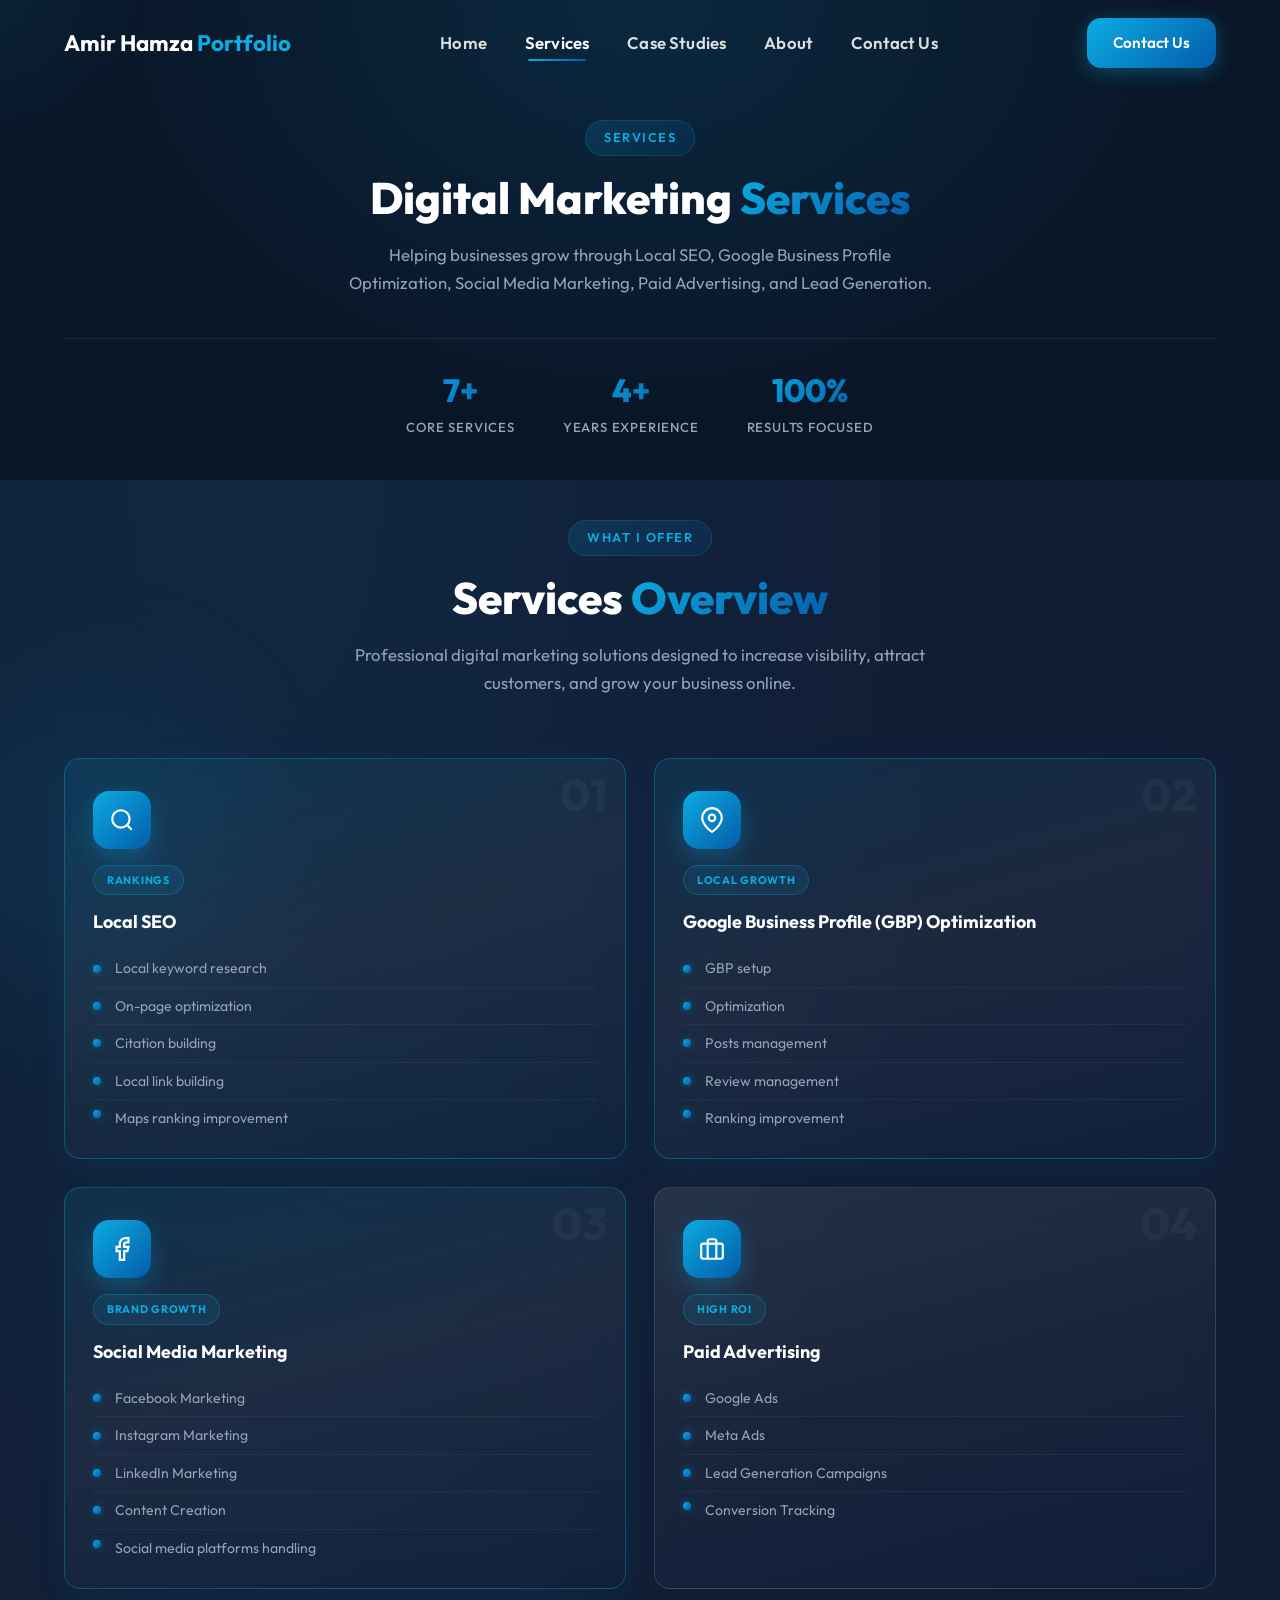
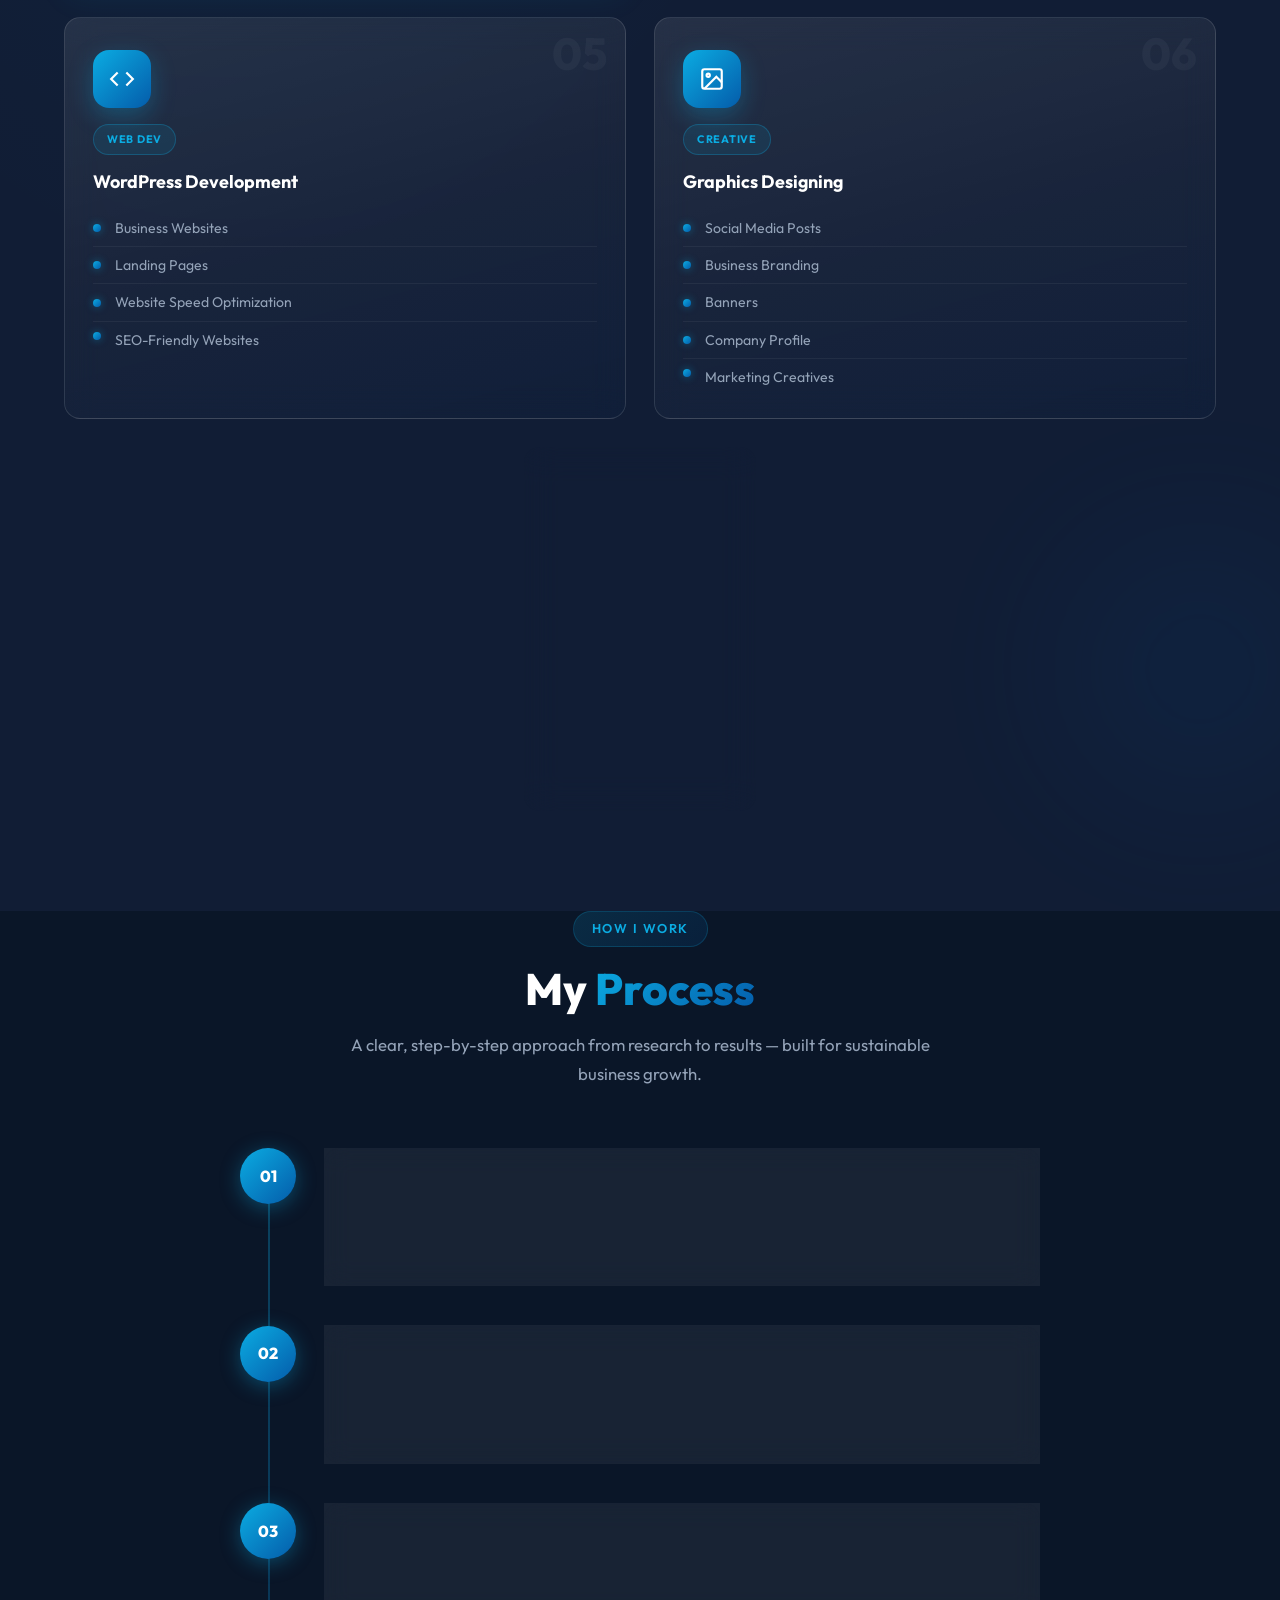
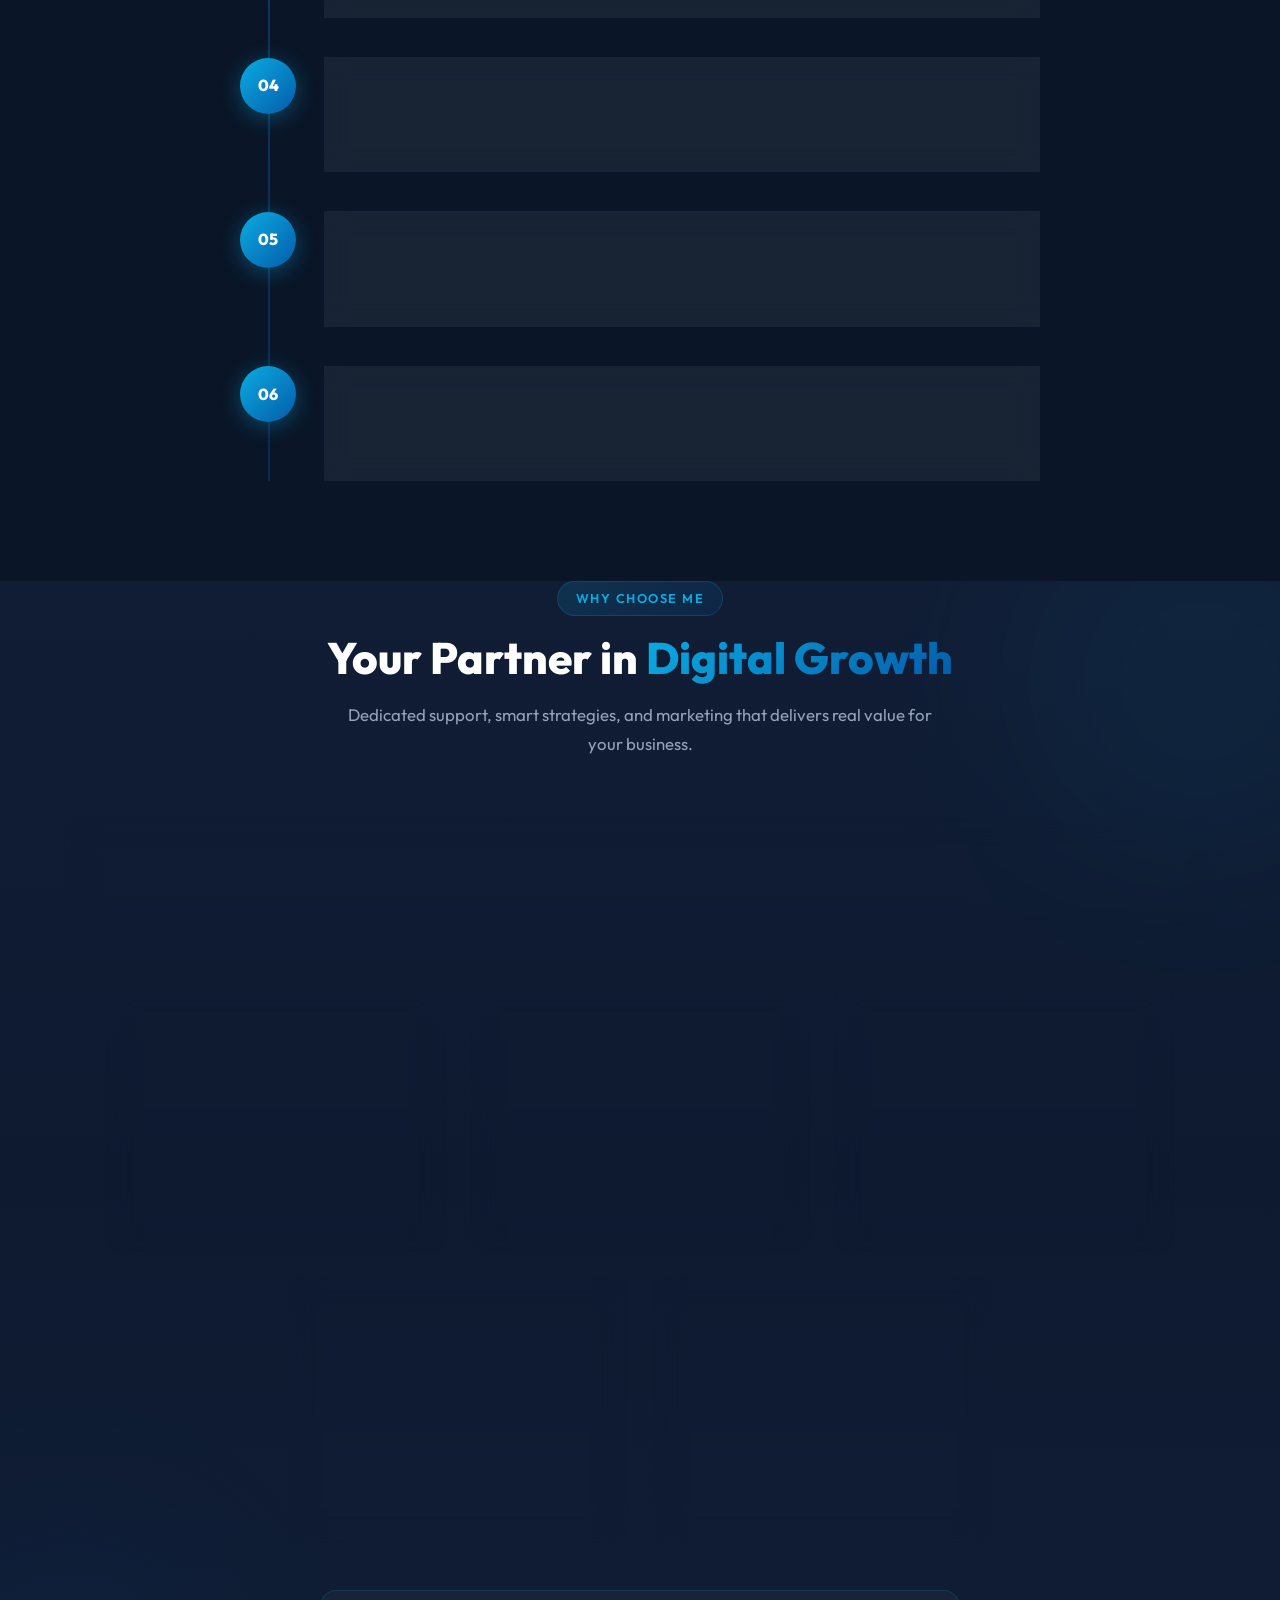
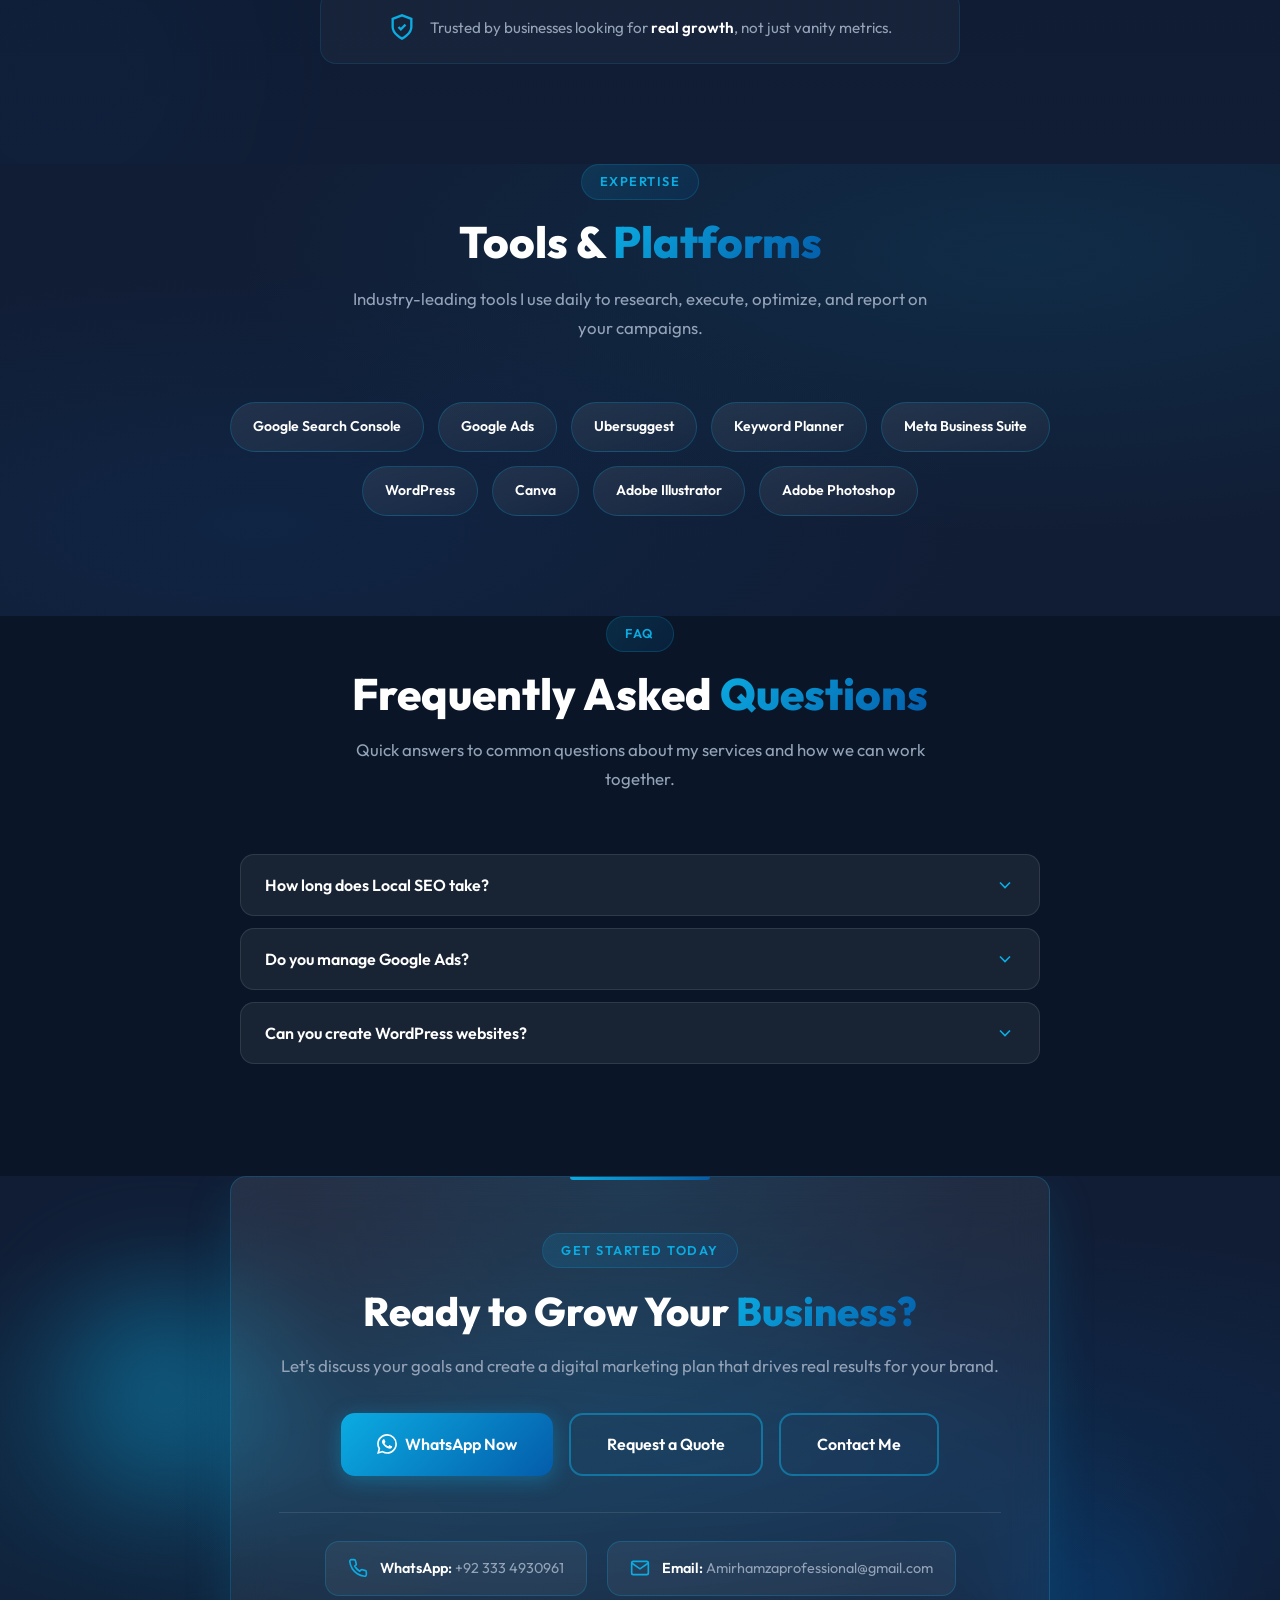
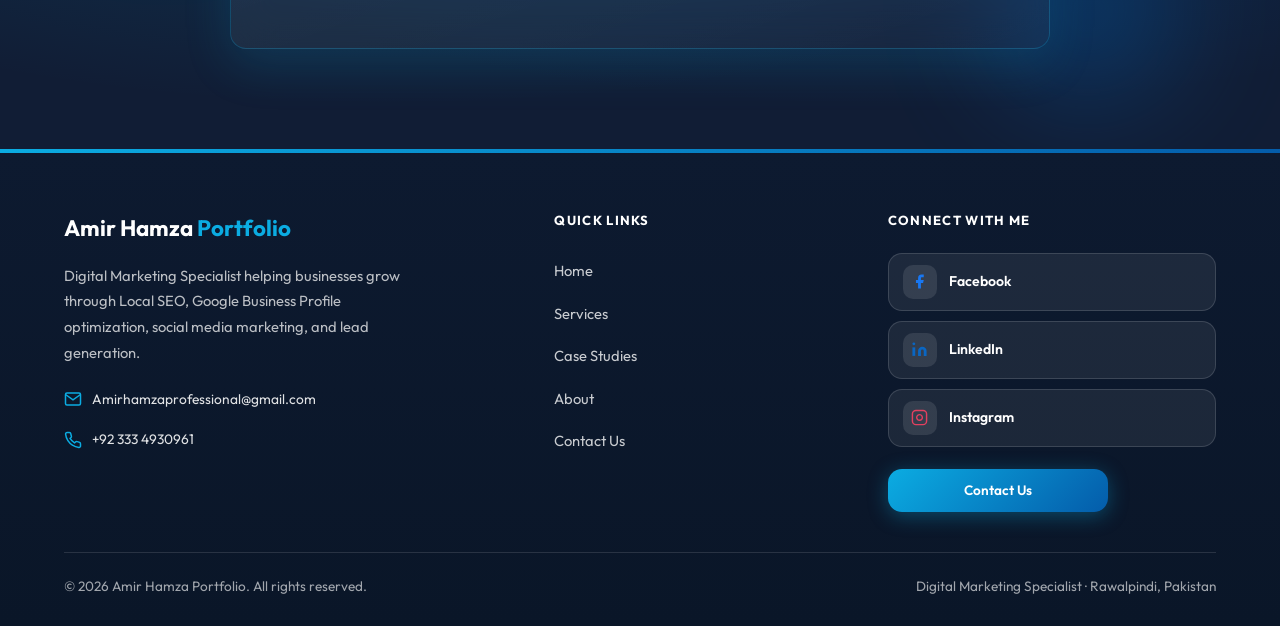
<file: services.html>
<!DOCTYPE html>
<html lang="en">
<head>
  <meta charset="UTF-8">
  <meta name="viewport" content="width=device-width, initial-scale=1.0">
  <meta name="description" content="Digital Marketing Services by Amir Hamza — Local SEO, GBP Optimization, Social Media Marketing, Paid Ads, WordPress & Lead Generation.">
  <title>Services</title>
  <link rel="icon" href="favicon.svg" type="image/svg+xml">
  <link rel="apple-touch-icon" href="favicon.svg">
  <link rel="preconnect" href="https://fonts.googleapis.com">
  <link rel="preconnect" href="https://fonts.gstatic.com" crossorigin>
  <link href="https://fonts.googleapis.com/css2?family=Outfit:wght@300;400;500;600;700;800&display=swap" rel="stylesheet">
  <link rel="stylesheet" href="style.css">
</head>
<body class="inner-page services-page">

  <div class="loader" id="loader" aria-hidden="true">
    <div class="loader-inner">
      <p class="loader-logo">Amir Hamza <span>Portfolio</span></p>
      <div class="loader-bar"><span></span></div>
      <p class="loader-text">Loading Experience...</p>
    </div>
  </div>

  <div class="scroll-progress" id="scrollProgress" aria-hidden="true"></div>

  <header class="header" id="header">
    <nav class="nav container">
      <a href="index.html" class="nav-logo">
        <span class="logo-text">Amir Hamza <span>Portfolio</span></span>
      </a>

      <ul class="nav-menu" id="navMenu">
        <li><a href="index.html" class="nav-link">Home</a></li>
        <li><a href="services.html" class="nav-link active">Services</a></li>
        <li><a href="case-studies.html" class="nav-link">Case Studies</a></li>
        <li><a href="about.html" class="nav-link">About</a></li>
        <li><a href="contact.html" class="nav-link">Contact Us</a></li>
        <li class="nav-mobile-cta"><a href="contact.html" class="btn btn-primary btn-full">Contact Us</a></li>
      </ul>

      <a href="contact.html" class="btn btn-primary btn-nav">Contact Us</a>

      <button class="nav-toggle" id="navToggle" aria-label="Toggle navigation menu" aria-expanded="false">
        <span></span>
        <span></span>
        <span></span>
      </button>
    </nav>
  </header>

  <main>
    <!-- 1. Hero -->
    <section class="page-hero section services-page-hero">
      <div class="container">
        <div class="section-header reveal">
          <span class="section-tag">Services</span>
          <h1 class="section-title">Digital Marketing <span class="gradient-text">Services</span></h1>
          <p class="section-subtitle">Helping businesses grow through Local SEO, Google Business Profile Optimization, Social Media Marketing, Paid Advertising, and Lead Generation.</p>
        </div>

        <div class="services-hero-stats reveal fade-up">
          <div class="services-hero-stat">
            <strong>7+</strong>
            <span>Core Services</span>
          </div>
          <div class="services-hero-stat">
            <strong>4+</strong>
            <span>Years Experience</span>
          </div>
          <div class="services-hero-stat">
            <strong>100%</strong>
            <span>Results Focused</span>
          </div>
        </div>
      </div>
    </section>

    <!-- 2. Services Overview -->
    <section class="svc-overview section" id="services">
      <div class="services-bg" aria-hidden="true">
        <span class="services-orb services-orb-1"></span>
        <span class="services-orb services-orb-2"></span>
      </div>

      <div class="container">
        <div class="section-header reveal">
          <span class="section-tag">What I Offer</span>
          <h2 class="section-title">Services <span class="gradient-text">Overview</span></h2>
          <p class="section-subtitle">Professional digital marketing solutions designed to increase visibility, attract customers, and grow your business online.</p>
        </div>

        <div class="svc-overview-grid">
          <article class="svc-overview-card svc-overview-card--vip reveal fade-up">
            <span class="service-shine" aria-hidden="true"></span>
            <span class="svc-overview-num">01</span>
            <div class="svc-overview-icon">
              <svg viewBox="0 0 24 24" fill="none" stroke="currentColor" stroke-width="2"><circle cx="11" cy="11" r="8"/><line x1="21" y1="21" x2="16.65" y2="16.65"/></svg>
            </div>
            <span class="service-tag">Rankings</span>
            <h3>Local SEO</h3>
            <ul class="svc-overview-list">
              <li>Local keyword research</li>
              <li>On-page optimization</li>
              <li>Citation building</li>
              <li>Local link building</li>
              <li>Maps ranking improvement</li>
            </ul>
          </article>

          <article class="svc-overview-card svc-overview-card--vip reveal fade-up">
            <span class="service-shine" aria-hidden="true"></span>
            <span class="svc-overview-num">02</span>
            <div class="svc-overview-icon">
              <svg viewBox="0 0 24 24" fill="none" stroke="currentColor" stroke-width="2"><path d="M21 10c0 7-9 13-9 13s-9-6-9-13a9 9 0 0 1 18 0z"/><circle cx="12" cy="10" r="3"/></svg>
            </div>
            <span class="service-tag">Local Growth</span>
            <h3>Google Business Profile (GBP) Optimization</h3>
            <ul class="svc-overview-list">
              <li>GBP setup</li>
              <li>Optimization</li>
              <li>Posts management</li>
              <li>Review management</li>
              <li>Ranking improvement</li>
            </ul>
          </article>

          <article class="svc-overview-card svc-overview-card--vip reveal fade-up">
            <span class="service-shine" aria-hidden="true"></span>
            <span class="svc-overview-num">03</span>
            <div class="svc-overview-icon">
              <svg viewBox="0 0 24 24" fill="none" stroke="currentColor" stroke-width="2"><path d="M18 2h-3a5 5 0 0 0-5 5v3H7v4h3v8h4v-8h3l1-4h-4V7a1 1 0 0 1 1-1h3z"/></svg>
            </div>
            <span class="service-tag">Brand Growth</span>
            <h3>Social Media Marketing</h3>
            <ul class="svc-overview-list">
              <li>Facebook Marketing</li>
              <li>Instagram Marketing</li>
              <li>LinkedIn Marketing</li>
              <li>Content Creation</li>
              <li>Social media platforms handling</li>
            </ul>
          </article>

          <article class="svc-overview-card reveal fade-up">
            <span class="service-shine" aria-hidden="true"></span>
            <span class="svc-overview-num">04</span>
            <div class="svc-overview-icon">
              <svg viewBox="0 0 24 24" fill="none" stroke="currentColor" stroke-width="2"><rect x="2" y="7" width="20" height="14" rx="2"/><path d="M16 21V5a2 2 0 0 0-2-2h-4a2 2 0 0 0-2 2v16"/></svg>
            </div>
            <span class="service-tag">High ROI</span>
            <h3>Paid Advertising</h3>
            <ul class="svc-overview-list">
              <li>Google Ads</li>
              <li>Meta Ads</li>
              <li>Lead Generation Campaigns</li>
              <li>Conversion Tracking</li>
            </ul>
          </article>

          <article class="svc-overview-card reveal fade-up">
            <span class="service-shine" aria-hidden="true"></span>
            <span class="svc-overview-num">05</span>
            <div class="svc-overview-icon">
              <svg viewBox="0 0 24 24" fill="none" stroke="currentColor" stroke-width="2"><polyline points="16 18 22 12 16 6"/><polyline points="8 6 2 12 8 18"/></svg>
            </div>
            <span class="service-tag">Web Dev</span>
            <h3>WordPress Development</h3>
            <ul class="svc-overview-list">
              <li>Business Websites</li>
              <li>Landing Pages</li>
              <li>Website Speed Optimization</li>
              <li>SEO-Friendly Websites</li>
            </ul>
          </article>

          <article class="svc-overview-card reveal fade-up">
            <span class="service-shine" aria-hidden="true"></span>
            <span class="svc-overview-num">06</span>
            <div class="svc-overview-icon">
              <svg viewBox="0 0 24 24" fill="none" stroke="currentColor" stroke-width="2"><rect x="3" y="3" width="18" height="18" rx="2"/><circle cx="8.5" cy="8.5" r="1.5"/><polyline points="21 15 16 10 5 21"/></svg>
            </div>
            <span class="service-tag">Creative</span>
            <h3>Graphics Designing</h3>
            <ul class="svc-overview-list">
              <li>Social Media Posts</li>
              <li>Business Branding</li>
              <li>Banners</li>
              <li>Company Profile</li>
              <li>Marketing Creatives</li>
            </ul>
          </article>

          <article class="svc-overview-card reveal fade-up">
            <span class="service-shine" aria-hidden="true"></span>
            <span class="svc-overview-num">07</span>
            <div class="svc-overview-icon">
              <svg viewBox="0 0 24 24" fill="none" stroke="currentColor" stroke-width="2"><path d="M10 13a5 5 0 0 0 7.54.54l3-3a5 5 0 0 0-7.07-7.07l-1.72 1.71"/><path d="M14 11a5 5 0 0 0-7.54-.54l-3 3a5 5 0 0 0 7.07 7.07l1.71-1.71"/></svg>
            </div>
            <span class="service-tag">Authority</span>
            <h3>Backlink Building</h3>
            <ul class="svc-overview-list">
              <li>High Authority Backlinks</li>
              <li>Guest Posting</li>
              <li>Local Citations</li>
              <li>Off-Page SEO</li>
            </ul>
          </article>
        </div>
      </div>
    </section>

    <!-- 3. My Process -->
    <section class="process section svc-process" id="process">
      <div class="container">
        <div class="section-header reveal">
          <span class="section-tag">How I Work</span>
          <h2 class="section-title">My <span class="gradient-text">Process</span></h2>
          <p class="section-subtitle">A clear, step-by-step approach from research to results — built for sustainable business growth.</p>
        </div>

        <div class="process-timeline">
          <article class="process-step reveal slide-left">
            <div class="process-number">01</div>
            <div class="process-content">
              <h3>Business Analysis</h3>
              <p>Understanding your business goals, target audience, and current digital presence to identify growth opportunities.</p>
            </div>
          </article>

          <article class="process-step reveal slide-right">
            <div class="process-number">02</div>
            <div class="process-content">
              <h3>Competitor Research</h3>
              <p>Analyzing competitors, market trends, and keyword gaps to build a strategy that gives you a competitive edge.</p>
            </div>
          </article>

          <article class="process-step reveal slide-left">
            <div class="process-number">03</div>
            <div class="process-content">
              <h3>Strategy Development</h3>
              <p>Creating a customized marketing plan with clear goals, channels, timelines, and measurable KPIs.</p>
            </div>
          </article>

          <article class="process-step reveal slide-right">
            <div class="process-number">04</div>
            <div class="process-content">
              <h3>Campaign Execution</h3>
              <p>Launching SEO, ads, social media, and website campaigns with professional setup and quality execution.</p>
            </div>
          </article>

          <article class="process-step reveal slide-left">
            <div class="process-number">05</div>
            <div class="process-content">
              <h3>Monitoring & Optimization</h3>
              <p>Tracking performance, testing improvements, and optimizing campaigns for better ROI and results.</p>
            </div>
          </article>

          <article class="process-step reveal slide-right">
            <div class="process-number">06</div>
            <div class="process-content">
              <h3>Reporting & Growth</h3>
              <p>Delivering transparent reports and scaling what works to drive consistent, long-term business growth.</p>
            </div>
          </article>
        </div>
      </div>
    </section>

    <!-- 4. Why Choose Me -->
    <section class="why-choose section svc-why" id="why-choose">
      <div class="why-bg" aria-hidden="true">
        <span class="why-orb why-orb-1"></span>
        <span class="why-orb why-orb-2"></span>
      </div>

      <div class="container">
        <div class="section-header reveal">
          <span class="section-tag">Why Choose Me</span>
          <h2 class="section-title">Your Partner in <span class="gradient-text">Digital Growth</span></h2>
          <p class="section-subtitle">Dedicated support, smart strategies, and marketing that delivers real value for your business.</p>
        </div>

        <div class="svc-why-stats reveal fade-up">
          <div class="svc-why-stat">
            <strong>4+</strong>
            <span>Years Experience</span>
          </div>
          <div class="svc-why-stat-divider" aria-hidden="true"></div>
          <div class="svc-why-stat">
            <strong>7+</strong>
            <span>Core Services</span>
          </div>
          <div class="svc-why-stat-divider" aria-hidden="true"></div>
          <div class="svc-why-stat">
            <strong>100%</strong>
            <span>Client Focused</span>
          </div>
        </div>

        <div class="why-grid svc-why-grid">
          <article class="why-card svc-why-card reveal fade-up">
            <span class="service-shine" aria-hidden="true"></span>
            <span class="why-card-accent" aria-hidden="true"></span>
            <div class="why-icon">
              <svg viewBox="0 0 24 24" fill="none" stroke="currentColor" stroke-width="2"><polyline points="23 6 13.5 15.5 8.5 10.5 1 18"/><polyline points="17 6 23 6 23 12"/></svg>
            </div>
            <span class="why-badge">ROI Focused</span>
            <h3>Results-Driven Approach</h3>
            <p>Every campaign is built around measurable outcomes — leads, rankings, traffic, and conversions that matter to your business.</p>
          </article>

          <article class="why-card svc-why-card reveal fade-up">
            <span class="service-shine" aria-hidden="true"></span>
            <span class="why-card-accent" aria-hidden="true"></span>
            <div class="why-icon">
              <svg viewBox="0 0 24 24" fill="none" stroke="currentColor" stroke-width="2"><path d="M12 2L2 7l10 5 10-5-10-5z"/><path d="M2 17l10 5 10-5"/><path d="M2 12l10 5 10-5"/></svg>
            </div>
            <span class="why-badge">Tailored Plans</span>
            <h3>Customized Marketing Strategies</h3>
            <p>No one-size-fits-all solutions — strategies are tailored to your industry, audience, and business goals.</p>
          </article>

          <article class="why-card svc-why-card reveal fade-up">
            <span class="service-shine" aria-hidden="true"></span>
            <span class="why-card-accent" aria-hidden="true"></span>
            <div class="why-icon">
              <svg viewBox="0 0 24 24" fill="none" stroke="currentColor" stroke-width="2"><path d="M21 15a2 2 0 0 1-2 2H7l-4 4V5a2 2 0 0 1 2-2h14a2 2 0 0 1 2 2z"/></svg>
            </div>
            <span class="why-badge">Clear Updates</span>
            <h3>Transparent Communication</h3>
            <p>Regular updates, honest recommendations, and clear reporting — so you always know what's happening and why.</p>
          </article>

          <article class="why-card svc-why-card reveal fade-up">
            <span class="service-shine" aria-hidden="true"></span>
            <span class="why-card-accent" aria-hidden="true"></span>
            <div class="why-icon">
              <svg viewBox="0 0 24 24" fill="none" stroke="currentColor" stroke-width="2"><line x1="12" y1="1" x2="12" y2="23"/><path d="M17 5H9.5a3.5 3.5 0 0 0 0 7h5a3.5 3.5 0 0 1 0 7H6"/></svg>
            </div>
            <span class="why-badge">Great Value</span>
            <h3>Affordable Solutions</h3>
            <p>Professional digital marketing services at competitive rates — quality results without unnecessary overhead.</p>
          </article>

          <article class="why-card svc-why-card reveal fade-up">
            <span class="service-shine" aria-hidden="true"></span>
            <span class="why-card-accent" aria-hidden="true"></span>
            <div class="why-icon">
              <svg viewBox="0 0 24 24" fill="none" stroke="currentColor" stroke-width="2"><polyline points="23 4 23 10 17 10"/><polyline points="1 20 1 14 7 14"/><path d="M3.51 9a9 9 0 0 1 14.85-3.36L23 10M1 14l4.64 4.36A9 9 0 0 0 20.49 15"/></svg>
            </div>
            <span class="why-badge">Always Improving</span>
            <h3>Continuous Optimization</h3>
            <p>Ongoing testing, data analysis, and refinements to keep your campaigns performing at their best over time.</p>
          </article>
        </div>

        <div class="why-trust svc-why-trust reveal fade-up">
          <svg viewBox="0 0 24 24" fill="none" stroke="currentColor" stroke-width="2"><path d="M12 22s8-4 8-10V5l-8-3-8 3v7c0 6 8 10 8 10z"/><polyline points="9 12 11 14 15 10"/></svg>
          <p>Trusted by businesses looking for <strong>real growth</strong>, not just vanity metrics.</p>
        </div>
      </div>
    </section>

    <!-- 5. Tools & Platforms -->
    <section class="tools-section section" id="tools">
      <div class="tools-bg" aria-hidden="true"></div>
      <div class="container">
        <div class="section-header reveal">
          <span class="section-tag">Expertise</span>
          <h2 class="section-title">Tools & <span class="gradient-text">Platforms</span></h2>
          <p class="section-subtitle">Industry-leading tools I use daily to research, execute, optimize, and report on your campaigns.</p>
        </div>

        <div class="tools-grid reveal fade-up">
          <span class="tool-chip">Google Search Console</span>
          <span class="tool-chip">Google Ads</span>
          <span class="tool-chip">Ubersuggest</span>
          <span class="tool-chip">Keyword Planner</span>
          <span class="tool-chip">Meta Business Suite</span>
          <span class="tool-chip">WordPress</span>
          <span class="tool-chip">Canva</span>
          <span class="tool-chip">Adobe Illustrator</span>
          <span class="tool-chip">Adobe Photoshop</span>
        </div>
      </div>
    </section>

    <!-- 6. FAQ -->
    <section class="faq section svc-faq" id="faq">
      <div class="container">
        <div class="section-header reveal">
          <span class="section-tag">FAQ</span>
          <h2 class="section-title">Frequently Asked <span class="gradient-text">Questions</span></h2>
          <p class="section-subtitle">Quick answers to common questions about my services and how we can work together.</p>
        </div>

        <div class="faq-list reveal fade-up">
          <div class="faq-item">
            <button class="faq-question" aria-expanded="false">
              <span>How long does Local SEO take?</span>
              <svg class="faq-icon" viewBox="0 0 24 24" fill="none" stroke="currentColor" stroke-width="2"><polyline points="6 9 12 15 18 9"/></svg>
            </button>
            <div class="faq-answer">
              <p>Usually 3–6 months depending on competition, location, and your current online presence. Consistent optimization and quality work lead to stronger local rankings over time.</p>
            </div>
          </div>

          <div class="faq-item">
            <button class="faq-question" aria-expanded="false">
              <span>Do you manage Google Ads?</span>
              <svg class="faq-icon" viewBox="0 0 24 24" fill="none" stroke="currentColor" stroke-width="2"><polyline points="6 9 12 15 18 9"/></svg>
            </button>
            <div class="faq-answer">
              <p>Yes, including setup, optimization, and reporting. I manage campaigns to maximize ROI with proper targeting, ad copy, and conversion tracking.</p>
            </div>
          </div>

          <div class="faq-item">
            <button class="faq-question" aria-expanded="false">
              <span>Can you create WordPress websites?</span>
              <svg class="faq-icon" viewBox="0 0 24 24" fill="none" stroke="currentColor" stroke-width="2"><polyline points="6 9 12 15 18 9"/></svg>
            </button>
            <div class="faq-answer">
              <p>Yes, SEO-friendly and responsive websites built for speed, usability, and conversions — from business sites to dedicated landing pages.</p>
            </div>
          </div>
        </div>
      </div>
    </section>

    <!-- 7. CTA -->
    <section class="cta section home-cta services-final-cta" id="contact-cta">
      <div class="cta-bg">
        <div class="floating-shape shape-1"></div>
        <div class="floating-shape shape-2"></div>
      </div>
      <div class="container">
        <div class="cta-content reveal zoom-in">
          <span class="section-tag">Get Started Today</span>
          <h2>Ready to Grow Your <span class="gradient-text">Business?</span></h2>
          <p>Let's discuss your goals and create a digital marketing plan that drives real results for your brand.</p>

          <div class="cta-buttons">
            <a href="https://wa.me/923334930961" class="btn btn-primary btn-lg btn-whatsapp" target="_blank" rel="noopener noreferrer">
              <svg viewBox="0 0 24 24" fill="currentColor" width="20" height="20" aria-hidden="true"><path d="M17.472 14.382c-.297-.149-1.758-.867-2.03-.967-.273-.099-.471-.148-.67.15-.197.297-.767.966-.94 1.164-.173.199-.347.223-.644.075-.297-.15-1.255-.463-2.39-1.475-.883-.788-1.48-1.761-1.653-2.059-.173-.297-.018-.458.13-.606.134-.133.298-.347.446-.52.149-.174.198-.298.298-.497.099-.198.05-.371-.025-.52-.075-.149-.669-1.612-.916-2.207-.242-.579-.487-.5-.669-.51-.173-.008-.371-.01-.57-.01-.198 0-.52.074-.792.372-.272.297-1.04 1.016-1.04 2.479 0 1.462 1.065 2.875 1.213 3.074.149.198 2.096 3.2 5.077 4.487.709.306 1.262.489 1.694.625.712.227 1.36.195 1.871.118.571-.085 1.758-.719 2.006-1.413.248-.694.248-1.289.173-1.413-.074-.124-.272-.198-.57-.347m-5.421 7.403h-.004a9.87 9.87 0 01-5.031-1.378l-.361-.214-3.741.982.998-3.648-.235-.374a9.86 9.86 0 01-1.51-5.26c.001-5.45 4.436-9.884 9.888-9.884 2.64 0 5.122 1.03 6.988 2.898a9.825 9.825 0 012.893 6.994c-.003 5.45-4.435 9.884-9.885 9.884m8.413-18.297A11.815 11.815 0 0012.05 0C5.495 0 .16 5.335.157 11.892c0 2.096.547 4.142 1.588 5.945L.057 24l6.305-1.654a11.882 11.882 0 005.683 1.448h.005c6.554 0 11.89-5.335 11.893-11.893a11.821 11.821 0 00-3.48-8.413z"/></svg>
              WhatsApp Now
            </a>
            <a href="contact.html" class="btn btn-outline btn-lg">Request a Quote</a>
            <a href="contact.html" class="btn btn-outline btn-lg">Contact Me</a>
          </div>

          <div class="services-contact-info">
            <a href="https://wa.me/923334930961" class="services-contact-item" target="_blank" rel="noopener noreferrer">
              <svg viewBox="0 0 24 24" fill="none" stroke="currentColor" stroke-width="2"><path d="M22 16.92v3a2 2 0 0 1-2.18 2 19.79 19.79 0 0 1-8.63-3.07 19.5 19.5 0 0 1-6-6 19.79 19.79 0 0 1-3.07-8.67A2 2 0 0 1 4.11 2h3a2 2 0 0 1 2 1.72 12.84 12.84 0 0 0 .7 2.81 2 2 0 0 1-.45 2.11L8.09 9.91a16 16 0 0 0 6 6l1.27-1.27a2 2 0 0 1 2.11-.45 12.84 12.84 0 0 0 2.81.7A2 2 0 0 1 22 16.92z"/></svg>
              <span><strong>WhatsApp:</strong> +92 333 4930961</span>
            </a>
            <a href="mailto:Amirhamzaprofessional@gmail.com" class="services-contact-item">
              <svg viewBox="0 0 24 24" fill="none" stroke="currentColor" stroke-width="2"><path d="M4 4h16c1.1 0 2 .9 2 2v12c0 1.1-.9 2-2 2H4c-1.1 0-2-.9-2-2V6c0-1.1.9-2 2-2z"/><polyline points="22,6 12,13 2,6"/></svg>
              <span><strong>Email:</strong> Amirhamzaprofessional@gmail.com</span>
            </a>
          </div>
        </div>
      </div>
    </section>
  </main>

  <footer class="footer">
    <div class="footer-top-bar" aria-hidden="true"></div>
    <div class="container">
      <div class="footer-grid">
        <div class="footer-brand">
          <a href="index.html" class="nav-logo footer-logo">
            <span class="logo-text">Amir Hamza <span>Portfolio</span></span>
          </a>
          <p>Digital Marketing Specialist helping businesses grow through Local SEO, Google Business Profile optimization, social media marketing, and lead generation.</p>
          <ul class="footer-contact-list">
            <li>
              <a href="mailto:Amirhamzaprofessional@gmail.com">
                <svg viewBox="0 0 24 24" fill="none" stroke="currentColor" stroke-width="2" aria-hidden="true"><path d="M4 4h16c1.1 0 2 .9 2 2v12c0 1.1-.9 2-2 2H4c-1.1 0-2-.9-2-2V6c0-1.1.9-2 2-2z"/><polyline points="22,6 12,13 2,6"/></svg>
                Amirhamzaprofessional@gmail.com
              </a>
            </li>
            <li>
              <a href="https://wa.me/923334930961" target="_blank" rel="noopener noreferrer">
                <svg viewBox="0 0 24 24" fill="none" stroke="currentColor" stroke-width="2" aria-hidden="true"><path d="M22 16.92v3a2 2 0 0 1-2.18 2 19.79 19.79 0 0 1-8.63-3.07 19.5 19.5 0 0 1-6-6 19.79 19.79 0 0 1-3.07-8.67A2 2 0 0 1 4.11 2h3a2 2 0 0 1 2 1.72 12.84 12.84 0 0 0 .7 2.81 2 2 0 0 1-.45 2.11L8.09 9.91a16 16 0 0 0 6 6l1.27-1.27a2 2 0 0 1 2.11-.45 12.84 12.84 0 0 0 2.81.7A2 2 0 0 1 22 16.92z"/></svg>
                +92 333 4930961
              </a>
            </li>
          </ul>
        </div>

        <div class="footer-links">
          <h4 class="footer-heading">Quick Links</h4>
          <ul>
            <li><a href="index.html">Home</a></li>
            <li><a href="services.html">Services</a></li>
            <li><a href="case-studies.html">Case Studies</a></li>
            <li><a href="about.html">About</a></li>
            <li><a href="contact.html">Contact Us</a></li>
          </ul>
        </div>

        <div class="footer-connect">
          <h4 class="footer-heading">Connect With Me</h4>
          <div class="footer-social-list">
            <a href="https://www.facebook.com/hamxa.durani.5" class="footer-social-link footer-social-link--facebook" target="_blank" rel="noopener noreferrer">
              <span class="footer-social-icon" aria-hidden="true">
                <svg viewBox="0 0 24 24" fill="currentColor"><path d="M18 2h-3a5 5 0 0 0-5 5v3H7v4h3v8h4v-8h3l1-4h-4V7a1 1 0 0 1 1-1h3z"/></svg>
              </span>
              <span>Facebook</span>
            </a>
            <a href="https://www.linkedin.com/in/amir-hamza-3b2220358/" class="footer-social-link footer-social-link--linkedin" target="_blank" rel="noopener noreferrer">
              <span class="footer-social-icon" aria-hidden="true">
                <svg viewBox="0 0 24 24" fill="currentColor"><path d="M16 8a6 6 0 0 1 6 6v7h-4v-7a2 2 0 0 0-2-2 2 2 0 0 0-2 2v7h-4v-7a6 6 0 0 1 6-6z"/><rect x="2" y="9" width="4" height="12"/><circle cx="4" cy="4" r="2"/></svg>
              </span>
              <span>LinkedIn</span>
            </a>
            <a href="https://www.instagram.com/imhamzadurani/" class="footer-social-link footer-social-link--instagram" target="_blank" rel="noopener noreferrer">
              <span class="footer-social-icon" aria-hidden="true">
                <svg viewBox="0 0 24 24" fill="none" stroke="currentColor" stroke-width="2"><rect x="2" y="2" width="20" height="20" rx="5"/><path d="M16 11.37A4 4 0 1 1 12.63 8 4 4 0 0 1 16 11.37z"/><line x1="17.5" y1="6.5" x2="17.51" y2="6.5"/></svg>
              </span>
              <span>Instagram</span>
            </a>
          </div>
          <a href="contact.html" class="btn btn-primary btn-sm footer-cta">Contact Us</a>
        </div>
      </div>

      <div class="footer-bottom">
        <p>&copy; 2026 Amir Hamza Portfolio. All rights reserved.</p>
        <p class="footer-meta">Digital Marketing Specialist · Rawalpindi, Pakistan</p>
      </div>
    </div>
  </footer>

  <button class="back-to-top" id="backToTop" aria-label="Back to top">
    <svg viewBox="0 0 24 24" fill="none" stroke="currentColor" stroke-width="2.5"><polyline points="18 15 12 9 6 15"/></svg>
  </button>

  <div class="cursor-glow" id="cursorGlow" aria-hidden="true"></div>

  <script src="script.js"></script>
</body>
</html>
</file>
<file: style.css>
/* ============================================
   Digital Marketing Portfolio — Stylesheet
   Premium agency-level design system
   ============================================ */

/* --- CSS Variables --- */
:root {
  --primary: #0BACE2;
  --secondary: #045CAA;
  --white: #FFFFFF;
  --dark: #0a1628;
  --dark-light: #111d35;
  --text: #cbd5e1;
  --text-muted: #94a3b8;
  --gradient: linear-gradient(135deg, var(--primary) 0%, var(--secondary) 100%);
  --gradient-soft: linear-gradient(135deg, rgba(11, 172, 226, 0.15) 0%, rgba(4, 92, 170, 0.15) 100%);
  --glass: rgba(255, 255, 255, 0.06);
  --glass-border: rgba(255, 255, 255, 0.1);
  --shadow-sm: 0 4px 20px rgba(0, 0, 0, 0.15);
  --shadow-md: 0 8px 32px rgba(0, 0, 0, 0.25);
  --shadow-lg: 0 16px 48px rgba(11, 172, 226, 0.15);
  --radius: 14px;
  --radius-lg: 16px;
  --transition: 0.35s cubic-bezier(0.4, 0, 0.2, 1);
  --font: 'Outfit', sans-serif;
}

/* --- Reset & Base --- */
*,
*::before,
*::after {
  margin: 0;
  padding: 0;
  box-sizing: border-box;
}

html {
  scroll-behavior: smooth;
  scroll-padding-top: 80px;
}

body {
  font-family: var(--font);
  background: var(--dark);
  color: var(--text);
  line-height: 1.7;
  overflow-x: hidden;
}

main {
  overflow-x: clip;
}

body.loaded {
  overflow-y: auto;
}

body.loading {
  overflow: hidden;
}

a {
  text-decoration: none;
  color: inherit;
  transition: var(--transition);
}

ul {
  list-style: none;
}

img {
  max-width: 100%;
  display: block;
}

button {
  font-family: inherit;
  cursor: pointer;
  border: none;
  background: none;
}

.container {
  width: 100%;
  max-width: 1200px;
  margin: 0 auto;
  padding: 0 24px;
}

.section {
  padding: 100px 0;
  position: relative;
}

.inner-page .page-hero {
  padding-top: 120px;
  padding-bottom: 40px;
  background:
    radial-gradient(ellipse at 50% 0%, rgba(11, 172, 226, 0.12) 0%, transparent 62%);
}

.inner-page .page-hero .section-header {
  margin-bottom: 0;
}

.inner-page .services.section,
.inner-page .svc-overview.section,
.inner-page .about.section,
.inner-page .contact-info.section,
.inner-page .contact-main.section {
  padding-top: 40px;
}

/* --- Contact Page --- */
.contact-page .contact-hero {
  padding-bottom: 20px;
}

.contact-main {
  position: relative;
  overflow: hidden;
  background:
    radial-gradient(ellipse at 10% 20%, rgba(11, 172, 226, 0.08) 0%, transparent 50%),
    var(--dark-light);
}

.contact-main-bg {
  position: absolute;
  inset: 0;
  pointer-events: none;
  z-index: 0;
}

.contact-main .container {
  position: relative;
  z-index: 1;
}

.contact-layout {
  display: grid;
  grid-template-columns: 380px 1fr;
  gap: 40px;
  align-items: start;
}

.contact-sidebar-header {
  text-align: left;
  margin-bottom: 28px;
}

.contact-sidebar-header .section-title {
  font-size: clamp(1.5rem, 3vw, 2rem);
}

.contact-cards-grid {
  display: grid;
  grid-template-columns: 1fr;
  gap: 16px;
}

.contact-card {
  display: flex;
  align-items: flex-start;
  gap: 16px;
  padding: 22px 20px;
  background: linear-gradient(165deg, rgba(255, 255, 255, 0.08) 0%, rgba(255, 255, 255, 0.03) 100%);
  border: 1px solid rgba(255, 255, 255, 0.12);
  border-radius: var(--radius-lg);
  transition:
    transform 0.4s cubic-bezier(0.34, 1.4, 0.64, 1),
    box-shadow 0.35s ease,
    border-color 0.35s ease;
  position: relative;
  overflow: hidden;
}

.contact-card::before {
  content: '';
  position: absolute;
  top: 0;
  left: 0;
  right: 0;
  height: 2px;
  background: var(--gradient);
  transform: scaleX(0);
  transform-origin: left;
  transition: transform 0.4s ease;
}

.contact-card:hover {
  transform: translateY(-5px);
  border-color: rgba(11, 172, 226, 0.45);
  box-shadow: 0 16px 40px rgba(0, 0, 0, 0.3);
}

.contact-card:hover::before {
  transform: scaleX(1);
}

.contact-card-icon {
  width: 48px;
  height: 48px;
  flex-shrink: 0;
  display: flex;
  align-items: center;
  justify-content: center;
  background: var(--gradient);
  border-radius: 12px;
  box-shadow: 0 6px 20px rgba(11, 172, 226, 0.3);
  transition: transform 0.35s ease;
}

.contact-card:hover .contact-card-icon {
  transform: scale(1.08) rotate(-4deg);
}

.contact-card-icon svg {
  width: 22px;
  height: 22px;
  stroke: var(--white);
}

.contact-card h3 {
  font-size: 0.95rem;
  font-weight: 700;
  color: var(--white);
  margin-bottom: 6px;
}

.contact-card p,
.contact-card a {
  font-size: 0.88rem;
  color: var(--text-muted);
  line-height: 1.55;
  word-break: break-word;
}

.contact-card a:hover {
  color: var(--primary);
}

.contact-form-wrap {
  position: sticky;
  top: 100px;
}

.contact-form-card {
  padding: 36px 32px;
  background: linear-gradient(165deg, rgba(255, 255, 255, 0.09) 0%, rgba(255, 255, 255, 0.03) 100%);
  backdrop-filter: blur(16px);
  border: 1px solid rgba(11, 172, 226, 0.22);
  border-radius: var(--radius-lg);
  box-shadow: 0 12px 48px rgba(0, 0, 0, 0.25);
}

.contact-form-header {
  margin-bottom: 28px;
}

.contact-form-header .section-tag {
  margin-bottom: 10px;
}

.contact-form-header h2 {
  font-size: 1.5rem;
  font-weight: 700;
  color: var(--white);
  margin-bottom: 8px;
}

.contact-form-header p {
  font-size: 0.92rem;
  color: var(--text-muted);
}

.contact-form {
  display: flex;
  flex-direction: column;
  gap: 20px;
}

.form-row {
  display: grid;
  grid-template-columns: 1fr 1fr;
  gap: 20px;
}

.form-group {
  display: flex;
  flex-direction: column;
  gap: 8px;
}

.form-label {
  font-size: 0.85rem;
  font-weight: 600;
  color: var(--white);
}

.form-label span {
  color: var(--primary);
}

.form-label .optional {
  color: var(--text-muted);
  font-weight: 500;
  font-size: 0.78rem;
}

.form-input,
.form-select,
.form-textarea {
  width: 100%;
  padding: 14px 16px;
  font-family: inherit;
  font-size: 0.92rem;
  color: var(--white);
  background: rgba(255, 255, 255, 0.05);
  border: 1px solid rgba(255, 255, 255, 0.12);
  border-radius: var(--radius);
  transition: border-color 0.3s ease, box-shadow 0.3s ease, background 0.3s ease;
}

.form-input::placeholder,
.form-textarea::placeholder {
  color: rgba(255, 255, 255, 0.35);
}

.form-input:focus,
.form-select:focus,
.form-textarea:focus {
  outline: none;
  border-color: rgba(11, 172, 226, 0.55);
  background: rgba(11, 172, 226, 0.06);
  box-shadow: 0 0 0 3px rgba(11, 172, 226, 0.12);
}

.form-select {
  cursor: pointer;
  appearance: none;
  background-image: url("data:image/svg+xml,%3Csvg xmlns='http://www.w3.org/2000/svg' width='16' height='16' viewBox='0 0 24 24' fill='none' stroke='%230bacde' stroke-width='2'%3E%3Cpolyline points='6 9 12 15 18 9'/%3E%3C/svg%3E");
  background-repeat: no-repeat;
  background-position: right 14px center;
  padding-right: 40px;
}

.form-select option {
  background: var(--dark);
  color: var(--white);
}

.form-textarea {
  resize: vertical;
  min-height: 130px;
}

.contact-submit {
  display: inline-flex;
  align-items: center;
  justify-content: center;
  gap: 10px;
  margin-top: 4px;
}

.contact-submit svg {
  width: 18px;
  height: 18px;
  stroke: var(--white);
  transition: transform 0.35s ease;
}

.contact-submit:hover svg {
  transform: translate(3px, -3px);
}

.form-success {
  padding: 14px 18px;
  font-size: 0.9rem;
  color: #4ade80;
  background: rgba(74, 222, 128, 0.1);
  border: 1px solid rgba(74, 222, 128, 0.3);
  border-radius: var(--radius);
  text-align: center;
}

.contact-cta-banner {
  padding: 60px 0;
  background: var(--dark);
}

.contact-cta-inner {
  position: relative;
  text-align: center;
  padding: 48px 40px;
  background: linear-gradient(135deg, rgba(11, 172, 226, 0.14) 0%, rgba(4, 92, 170, 0.1) 100%);
  border: 1px solid rgba(11, 172, 226, 0.28);
  border-radius: var(--radius-lg);
  overflow: hidden;
  transition: transform 0.4s ease, box-shadow 0.4s ease;
}

.contact-cta-inner:hover {
  transform: translateY(-4px);
  box-shadow: 0 20px 50px rgba(11, 172, 226, 0.15);
}

.contact-cta-glow {
  position: absolute;
  top: -40%;
  left: 50%;
  transform: translateX(-50%);
  width: 400px;
  height: 400px;
  background: radial-gradient(circle, rgba(11, 172, 226, 0.2) 0%, transparent 70%);
  pointer-events: none;
}

.contact-cta-inner h2 {
  position: relative;
  font-size: clamp(1.5rem, 3vw, 2rem);
  font-weight: 700;
  color: var(--white);
  margin-bottom: 12px;
}

.contact-cta-inner p {
  position: relative;
  font-size: 0.95rem;
  color: var(--text-muted);
  max-width: 520px;
  margin: 0 auto 28px;
}

.contact-cta-inner .btn {
  position: relative;
}

.contact-map {
  background:
    radial-gradient(ellipse at 50% 100%, rgba(4, 92, 170, 0.12) 0%, transparent 55%),
    var(--dark-light);
  padding-bottom: 80px;
}

.contact-map-frame {
  height: 420px;
  border-radius: var(--radius-lg);
  overflow: hidden;
  border: 1px solid rgba(11, 172, 226, 0.25);
  box-shadow: 0 16px 48px rgba(0, 0, 0, 0.35);
  transition: box-shadow 0.35s ease, border-color 0.35s ease;
}

.contact-map-frame:hover {
  border-color: rgba(11, 172, 226, 0.45);
  box-shadow: 0 20px 56px rgba(11, 172, 226, 0.12);
}

.contact-map-frame iframe {
  display: block;
  width: 100%;
  height: 100%;
}

/* --- Case Studies Page --- */
.case-studies-page .cs-hero {
  padding-bottom: 20px;
}

.cs-hero-stats {
  display: flex;
  justify-content: center;
  gap: 48px;
  flex-wrap: wrap;
  margin-top: 40px;
  padding-top: 32px;
  border-top: 1px solid rgba(255, 255, 255, 0.08);
}

.cs-hero-stat {
  text-align: center;
  transition: transform 0.35s ease;
}

.cs-hero-stat:hover {
  transform: translateY(-4px);
}

.cs-hero-stat strong {
  display: block;
  font-size: 2rem;
  font-weight: 800;
  background: var(--gradient);
  -webkit-background-clip: text;
  -webkit-text-fill-color: transparent;
  background-clip: text;
  line-height: 1.2;
  margin-bottom: 4px;
}

.cs-hero-stat span {
  font-size: 0.82rem;
  font-weight: 500;
  color: var(--text-muted);
  text-transform: uppercase;
  letter-spacing: 0.8px;
}

.case-studies {
  position: relative;
  overflow: hidden;
  background:
    radial-gradient(ellipse at 15% 0%, rgba(11, 172, 226, 0.07) 0%, transparent 50%),
    var(--dark-light);
}

.case-studies-bg {
  position: absolute;
  inset: 0;
  pointer-events: none;
  z-index: 0;
}

.case-studies .container {
  position: relative;
  z-index: 1;
}

.inner-page .case-studies.section {
  padding-top: 40px;
}

.case-studies-grid {
  display: grid;
  grid-template-columns: repeat(2, 1fr);
  gap: 28px;
}

.case-study-card {
  position: relative;
  padding: 0;
  background: linear-gradient(165deg, rgba(255, 255, 255, 0.09) 0%, rgba(255, 255, 255, 0.03) 100%);
  border: 1px solid rgba(255, 255, 255, 0.12);
  border-radius: var(--radius-lg);
  overflow: hidden;
  transition:
    transform 0.5s cubic-bezier(0.34, 1.4, 0.64, 1),
    box-shadow 0.45s ease,
    border-color 0.35s ease;
}

.case-study-card::before {
  content: '';
  position: absolute;
  top: 0;
  left: 0;
  right: 0;
  height: 3px;
  background: var(--gradient);
  transform: scaleX(0);
  transform-origin: left;
  transition: transform 0.45s ease;
  z-index: 2;
}

.case-study-card--featured {
  border-color: rgba(11, 172, 226, 0.35);
  background:
    linear-gradient(165deg, rgba(11, 172, 226, 0.11) 0%, rgba(255, 255, 255, 0.05) 45%, rgba(4, 92, 170, 0.06) 100%);
  box-shadow: 0 8px 32px rgba(11, 172, 226, 0.1);
}

.case-study-card:hover {
  transform: translateY(-10px);
  border-color: rgba(11, 172, 226, 0.5);
  box-shadow:
    0 24px 56px rgba(0, 0, 0, 0.38),
    0 0 32px rgba(11, 172, 226, 0.12);
}

.case-study-card:hover::before {
  transform: scaleX(1);
}

.cs-card-header {
  display: flex;
  align-items: center;
  gap: 18px;
  padding: 24px 24px 20px;
  background: linear-gradient(180deg, rgba(255, 255, 255, 0.06) 0%, transparent 100%);
  border-bottom: 1px solid rgba(255, 255, 255, 0.08);
}

.cs-logo {
  width: 72px;
  height: 72px;
  flex-shrink: 0;
  display: flex;
  align-items: center;
  justify-content: center;
  padding: 10px;
  background: rgba(255, 255, 255, 0.96);
  border-radius: 14px;
  box-shadow: 0 4px 16px rgba(0, 0, 0, 0.15);
  transition: transform 0.35s ease;
}

.case-study-card:hover .cs-logo {
  transform: scale(1.05);
}

.cs-logo img {
  max-width: 100%;
  max-height: 52px;
  object-fit: contain;
}

.cs-logo--boost img {
  transform: scale(1.15);
}

.cs-meta {
  flex: 1;
  min-width: 0;
}

.cs-meta h3 {
  font-size: 1.05rem;
  font-weight: 700;
  color: var(--white);
  margin: 8px 0 4px;
  line-height: 1.35;
}

.cs-industry {
  font-size: 0.82rem;
  color: var(--text-muted);
}

.cs-body {
  padding: 22px 24px 26px;
}

.cs-block {
  margin-bottom: 16px;
}

.cs-block:last-of-type {
  margin-bottom: 20px;
}

.cs-block h4 {
  font-size: 0.72rem;
  font-weight: 700;
  text-transform: uppercase;
  letter-spacing: 0.8px;
  color: var(--primary);
  margin-bottom: 6px;
}

.cs-block p {
  font-size: 0.88rem;
  color: var(--text-muted);
  line-height: 1.65;
}

.cs-results {
  display: grid;
  grid-template-columns: repeat(3, 1fr);
  gap: 12px;
  padding-top: 18px;
  border-top: 1px solid rgba(11, 172, 226, 0.15);
}

.cs-result-item {
  text-align: center;
  padding: 12px 8px;
  background: rgba(11, 172, 226, 0.08);
  border: 1px solid rgba(11, 172, 226, 0.18);
  border-radius: var(--radius);
  transition: background 0.3s ease, border-color 0.3s ease;
}

.case-study-card:hover .cs-result-item {
  background: rgba(11, 172, 226, 0.12);
  border-color: rgba(11, 172, 226, 0.3);
}

.cs-result-item strong {
  display: block;
  font-size: 1rem;
  font-weight: 800;
  color: var(--white);
  margin-bottom: 2px;
}

.cs-result-item span {
  font-size: 0.68rem;
  font-weight: 600;
  color: var(--text-muted);
  text-transform: uppercase;
  letter-spacing: 0.4px;
}

.case-studies-grid .case-study-card:last-child {
  grid-column: 1 / -1;
  max-width: min(calc(50% - 14px), 100%);
  justify-self: center;
}

.cs-cta {
  padding-top: 0;
}

.contact-info-grid {
  display: grid;
  grid-template-columns: repeat(3, 1fr);
  gap: 24px;
  margin-bottom: 48px;
}

.contact-info-card {
  padding: 28px 24px;
  text-align: center;
  background: linear-gradient(160deg, rgba(255, 255, 255, 0.06) 0%, rgba(255, 255, 255, 0.02) 100%);
  border: 1px solid rgba(11, 172, 226, 0.2);
  border-radius: var(--radius-lg);
  transition: var(--transition);
}

.contact-info-card:hover {
  transform: translateY(-6px);
  border-color: rgba(11, 172, 226, 0.45);
  box-shadow: var(--shadow-md);
}

.contact-info-card svg {
  width: 28px;
  height: 28px;
  stroke: var(--primary);
  margin-bottom: 14px;
}

.contact-info-card h3 {
  font-size: 1rem;
  font-weight: 700;
  color: var(--white);
  margin-bottom: 8px;
}

.contact-info-card p,
.contact-info-card a {
  font-size: 0.92rem;
  color: var(--text-muted);
}

.contact-info-card a:hover {
  color: var(--primary);
}

.inner-page .cta.section {
  padding-top: 0;
}

.gradient-text {
  background: var(--gradient);
  -webkit-background-clip: text;
  -webkit-text-fill-color: transparent;
  background-clip: text;
}

/* --- Loading Screen --- */
.loader {
  position: fixed;
  inset: 0;
  z-index: 10000;
  background: var(--dark);
  display: flex;
  align-items: center;
  justify-content: center;
  transition: opacity 0.6s ease, visibility 0.6s ease;
}

.loader.hidden {
  opacity: 0;
  visibility: hidden;
  pointer-events: none;
}

.loader-inner {
  text-align: center;
}

.loader-logo {
  margin: 0 auto 28px;
  font-size: clamp(1.45rem, 4.5vw, 2rem);
  font-weight: 800;
  color: var(--heading);
  line-height: 1.35;
  letter-spacing: -0.02em;
  animation: pulse 1.5s ease-in-out infinite;
}

.loader-logo span {
  color: var(--primary);
}

.loader-bar {
  width: min(240px, 80vw);
  height: 4px;
  background: rgba(11, 172, 226, 0.15);
  border-radius: 4px;
  overflow: hidden;
  margin: 0 auto 16px;
}

.loader-bar span {
  display: block;
  height: 100%;
  width: 0;
  background: var(--gradient);
  border-radius: 4px;
  animation: loadBar 1.8s ease-in-out forwards;
}

.loader-text {
  font-size: 0.8rem;
  color: var(--text-muted);
  letter-spacing: 1.5px;
  text-transform: uppercase;
  font-weight: 500;
}

@keyframes loadBar {
  0% { width: 0; }
  50% { width: 70%; }
  100% { width: 100%; }
}

/* --- Scroll Progress --- */
.scroll-progress {
  position: fixed;
  top: 0;
  left: 0;
  height: 3px;
  width: 0;
  background: var(--gradient);
  z-index: 9999;
  transition: width 0.1s linear;
  box-shadow: 0 0 10px var(--primary);
}

/* --- Header / Navbar --- */
.header {
  position: fixed;
  top: 0;
  left: 0;
  width: 100%;
  z-index: 1000;
  padding: 18px 0;
  transition: var(--transition);
}

.header.scrolled {
  background: rgba(10, 22, 40, 0.92);
  backdrop-filter: blur(20px);
  -webkit-backdrop-filter: blur(20px);
  border-bottom: 1px solid var(--glass-border);
  box-shadow: var(--shadow-sm);
  padding: 10px 0;
}

.nav {
  display: flex;
  align-items: center;
  justify-content: space-between;
}

.nav-logo {
  display: flex;
  align-items: center;
  gap: 10px;
}

.logo-icon {
  width: 42px;
  height: 42px;
  background: var(--gradient);
  border-radius: 12px;
  display: flex;
  align-items: center;
  justify-content: center;
  font-weight: 800;
  font-size: 0.9rem;
  color: var(--white);
}

.logo-text {
  font-size: 1.4rem;
  font-weight: 700;
  color: var(--white);
}

.logo-text span {
  color: var(--primary);
}

.nav-menu {
  display: flex;
  align-items: center;
  gap: 6px;
}

.nav-link {
  position: relative;
  padding: 10px 16px;
  font-size: 1.05rem;
  font-weight: 600;
  color: rgba(255, 255, 255, 0.85);
  border-radius: 8px;
  letter-spacing: 0.01em;
  white-space: nowrap;
}

.nav-link::after {
  content: '';
  position: absolute;
  bottom: 2px;
  left: 50%;
  width: 0;
  height: 2px;
  background: var(--gradient);
  transition: var(--transition);
  transform: translateX(-50%);
  border-radius: 2px;
}

.nav-link:hover,
.nav-link.active {
  color: var(--white);
}

.nav-link:hover::after,
.nav-link.active::after {
  width: 60%;
}

.nav-mobile-cta {
  display: none;
  margin-top: 16px;
  width: 100%;
}

.nav-toggle {
  display: none;
  flex-direction: column;
  gap: 5px;
  padding: 8px;
  position: relative;
  z-index: 1002;
}

.nav-toggle span {
  display: block;
  width: 26px;
  height: 2px;
  background: var(--white);
  border-radius: 2px;
  transition: var(--transition);
}

.nav-toggle.active span:nth-child(1) {
  transform: rotate(45deg) translate(5px, 5px);
}

.nav-toggle.active span:nth-child(2) {
  opacity: 0;
}

.nav-toggle.active span:nth-child(3) {
  transform: rotate(-45deg) translate(5px, -5px);
}

/* --- Buttons --- */
.btn {
  display: inline-flex;
  align-items: center;
  justify-content: center;
  gap: 8px;
  padding: 14px 32px;
  font-size: 0.95rem;
  font-weight: 600;
  border-radius: var(--radius);
  transition: var(--transition);
  position: relative;
  overflow: hidden;
}

.btn-primary {
  background: var(--gradient);
  color: var(--white);
  box-shadow: 0 4px 20px rgba(11, 172, 226, 0.35);
}

.btn-primary:hover {
  transform: translateY(-3px);
  box-shadow: 0 8px 30px rgba(11, 172, 226, 0.5);
}

.btn-whatsapp {
  background: var(--gradient);
  color: var(--white);
  box-shadow: 0 4px 20px rgba(11, 172, 226, 0.35);
}

.btn-whatsapp:hover {
  background: linear-gradient(135deg, #1bb8e8 0%, #0566b8 100%);
  color: var(--white);
  box-shadow: 0 8px 30px rgba(11, 172, 226, 0.5);
}

.btn-outline {
  border: 2px solid rgba(11, 172, 226, 0.5);
  color: var(--white);
  background: transparent;
}

.btn-outline:hover {
  background: rgba(11, 172, 226, 0.1);
  border-color: var(--primary);
  transform: translateY(-3px);
}

.btn-sm {
  padding: 10px 24px;
  font-size: 0.85rem;
}

.btn-full {
  width: 100%;
}

.btn-nav {
  padding: 12px 26px;
  font-size: 0.95rem;
  font-weight: 600;
}

.btn-lg {
  padding: 16px 36px;
  font-size: 1rem;
}

/* --- Section Headers --- */
.section-header {
  text-align: center;
  margin-bottom: 60px;
}

.section-tag {
  display: inline-block;
  padding: 6px 18px;
  background: var(--gradient-soft);
  border: 1px solid rgba(11, 172, 226, 0.2);
  border-radius: 50px;
  font-size: 0.8rem;
  font-weight: 600;
  color: var(--primary);
  text-transform: uppercase;
  letter-spacing: 1.5px;
  margin-bottom: 16px;
}

.section-title {
  font-size: clamp(2rem, 4vw, 2.75rem);
  font-weight: 800;
  color: var(--white);
  line-height: 1.2;
  margin-bottom: 16px;
}

.section-subtitle {
  max-width: 600px;
  margin: 0 auto;
  color: var(--text-muted);
  font-size: 1.05rem;
}

/* --- Hero Section --- */
.hero {
  min-height: 100vh;
  display: flex;
  align-items: center;
  padding-top: 100px;
  overflow: hidden;
}

.hero-bg {
  position: absolute;
  inset: 0;
  background:
    radial-gradient(ellipse at 20% 50%, rgba(11, 172, 226, 0.12) 0%, transparent 50%),
    radial-gradient(ellipse at 80% 20%, rgba(4, 92, 170, 0.15) 0%, transparent 50%),
    var(--dark);
  z-index: 0;
}

.floating-shape {
  position: absolute;
  border-radius: 50%;
  filter: blur(60px);
  opacity: 0.4;
  animation: float 8s ease-in-out infinite;
}

.shape-1 {
  width: 300px;
  height: 300px;
  background: var(--primary);
  top: 10%;
  left: -5%;
  animation-delay: 0s;
}

.shape-2 {
  width: 200px;
  height: 200px;
  background: var(--secondary);
  top: 60%;
  right: 10%;
  animation-delay: -2s;
}

.shape-3 {
  width: 150px;
  height: 150px;
  background: var(--primary);
  bottom: 20%;
  left: 30%;
  animation-delay: -4s;
}

.shape-4 {
  width: 250px;
  height: 250px;
  background: var(--secondary);
  top: 30%;
  right: -5%;
  animation-delay: -6s;
}

@keyframes float {
  0%, 100% { transform: translateY(0) rotate(0deg); }
  50% { transform: translateY(-30px) rotate(5deg); }
}

.hero-grid {
  display: grid;
  grid-template-columns: 1fr 1fr;
  gap: 60px;
  align-items: center;
  position: relative;
  z-index: 1;
}

.hero-tag {
  font-size: 0.9rem;
  font-weight: 500;
  color: var(--primary);
  margin-bottom: 16px;
  letter-spacing: 0.5px;
}

.hero-title {
  font-size: clamp(2.5rem, 5vw, 3.75rem);
  font-weight: 800;
  color: var(--white);
  line-height: 1.15;
  margin-bottom: 20px;
}

.hero-subtitle {
  font-size: 1.1rem;
  color: var(--text-muted);
  margin-bottom: 32px;
  max-width: 540px;
}

.hero-buttons {
  display: flex;
  gap: 16px;
  flex-wrap: wrap;
}

/* --- Stats Counter Section --- */
.stats {
  padding: 0 0 80px;
  margin-top: -40px;
  position: relative;
  z-index: 2;
}

.stats-grid {
  display: grid;
  grid-template-columns: repeat(3, 1fr);
  gap: 24px;
}

.stat-card {
  text-align: center;
  padding: 36px 24px;
  background: rgba(17, 29, 53, 0.85);
  backdrop-filter: blur(20px);
  border: 1px solid rgba(11, 172, 226, 0.2);
  border-radius: var(--radius-lg);
  transition: var(--transition);
  box-shadow: var(--shadow-md);
}

.stat-card:hover {
  transform: translateY(-8px);
  border-color: rgba(11, 172, 226, 0.5);
  box-shadow: var(--shadow-lg);
}

.stat-card-icon {
  width: 52px;
  height: 52px;
  margin: 0 auto 16px;
  background: var(--gradient-soft);
  border-radius: 14px;
  display: flex;
  align-items: center;
  justify-content: center;
}

.stat-card-icon svg {
  width: 24px;
  height: 24px;
  stroke: var(--primary);
}

.stat-number {
  display: block;
  font-size: 2.5rem;
  font-weight: 800;
  background: var(--gradient);
  -webkit-background-clip: text;
  -webkit-text-fill-color: transparent;
  background-clip: text;
  line-height: 1.2;
}

.stat-label {
  display: block;
  font-size: 0.85rem;
  color: var(--text-muted);
  margin-top: 8px;
  text-transform: uppercase;
  letter-spacing: 1px;
  font-weight: 500;
}

.hero-image-wrapper {
  position: relative;
  display: flex;
  justify-content: center;
  width: fit-content;
  max-width: 100%;
  margin-left: auto;
  margin-right: auto;
}

.hero-image-glow {
  position: absolute;
  width: 90%;
  height: 90%;
  background: radial-gradient(circle, rgba(11, 172, 226, 0.35) 0%, rgba(4, 92, 170, 0.15) 45%, transparent 70%);
  border-radius: 50%;
  filter: blur(50px);
  top: 50%;
  left: 50%;
  transform: translate(-50%, -50%);
  z-index: 0;
}

.hero-visual {
  position: relative;
  z-index: 1;
}

.hero-visual.floating {
  animation: floatImage 6s ease-in-out infinite;
}

.hero-image-frame {
  position: absolute;
  inset: -12px;
  border-radius: calc(var(--radius-lg) + 4px);
  background: linear-gradient(135deg, rgba(11, 172, 226, 0.6), rgba(4, 92, 170, 0.3));
  z-index: 0;
  opacity: 0.85;
}

.hero-image {
  width: 380px;
  height: 460px;
  border-radius: var(--radius-lg);
  overflow: hidden;
  position: relative;
  z-index: 1;
  border: 2px solid rgba(11, 172, 226, 0.45);
  box-shadow:
    0 28px 70px rgba(4, 92, 170, 0.45),
    0 0 0 1px rgba(11, 172, 226, 0.25);
  background: linear-gradient(160deg, #062a4a 0%, #045CAA 45%, #0BACE2 100%);
  padding: 10px;
}

.hero-image-bg {
  position: absolute;
  inset: 0;
  z-index: 0;
  overflow: hidden;
  background:
    radial-gradient(ellipse at 50% 88%, rgba(11, 172, 226, 0.35) 0%, transparent 55%),
    radial-gradient(ellipse at 20% 15%, rgba(11, 172, 226, 0.4) 0%, transparent 50%),
    linear-gradient(165deg, #051e38 0%, #045CAA 42%, #0a8ec4 78%, #0BACE2 100%);
}

.hero-bg-shape {
  position: absolute;
  border-radius: 50%;
  filter: blur(40px);
  opacity: 0.55;
}

.hero-bg-shape-1 {
  width: 180px;
  height: 180px;
  background: rgba(11, 172, 226, 0.5);
  top: -40px;
  right: -30px;
}

.hero-bg-shape-2 {
  width: 140px;
  height: 140px;
  background: rgba(4, 92, 170, 0.6);
  bottom: 20%;
  left: -40px;
}

.hero-photo-stage {
  position: relative;
  z-index: 1;
  width: 100%;
  height: 100%;
  border-radius: calc(var(--radius-lg) - 6px);
  background: linear-gradient(180deg, #ffffff 0%, #f4f9fd 55%, #e8f3fa 100%);
  overflow: hidden;
  display: flex;
  align-items: flex-end;
  justify-content: center;
  box-shadow:
    inset 0 1px 0 rgba(255, 255, 255, 0.95),
    inset 0 -24px 48px rgba(4, 92, 170, 0.08);
}

.hero-photo-stage::before {
  content: '';
  position: absolute;
  inset: 0;
  background: radial-gradient(ellipse at 50% 72%, rgba(11, 172, 226, 0.12) 0%, transparent 62%);
  pointer-events: none;
  z-index: 0;
}

.hero-photo {
  position: relative;
  z-index: 1;
  width: 100%;
  height: 100%;
  object-fit: contain;
  object-position: center bottom;
  transform: scale(1.2);
  transform-origin: center 72%;
  display: block;
  filter: drop-shadow(0 10px 22px rgba(4, 92, 170, 0.18));
}

.hero-image-overlay {
  position: absolute;
  inset: 0;
  z-index: 2;
  pointer-events: none;
  border-radius: calc(var(--radius-lg) - 6px);
  margin: 10px;
  background:
    linear-gradient(to top, rgba(4, 92, 170, 0.12) 0%, transparent 28%),
    linear-gradient(to bottom, rgba(255, 255, 255, 0.06) 0%, transparent 22%);
}

@keyframes floatImage {
  0%, 100% { transform: translateY(0); }
  50% { transform: translateY(-15px); }
}

.profile-placeholder {
  width: 100%;
  height: 100%;
  background: linear-gradient(160deg, rgba(11, 172, 226, 0.2) 0%, rgba(4, 92, 170, 0.3) 100%);
  display: flex;
  flex-direction: column;
  align-items: center;
  justify-content: center;
  gap: 16px;
  color: var(--primary);
}

.profile-placeholder svg {
  width: 80px;
  height: 80px;
  opacity: 0.6;
}

.profile-placeholder span {
  font-size: 0.9rem;
  font-weight: 500;
  color: var(--text-muted);
}

.hero-badge {
  position: absolute;
  bottom: 20px;
  right: 0;
  z-index: 2;
  padding: 10px 20px;
  background: var(--glass);
  backdrop-filter: blur(12px);
  border: 1px solid rgba(11, 172, 226, 0.4);
  border-radius: 50px;
  font-size: 0.8rem;
  font-weight: 600;
  color: var(--primary);
  box-shadow: var(--shadow-md);
}

.pulse {
  animation: pulse 2s ease-in-out infinite;
}

@keyframes pulse {
  0%, 100% { box-shadow: 0 0 0 0 rgba(11, 172, 226, 0.4); }
  50% { box-shadow: 0 0 0 12px rgba(11, 172, 226, 0); }
}

/* --- About Section --- */
.about {
  background: var(--dark-light);
}

.about-grid {
  display: grid;
  grid-template-columns: 1fr 1fr;
  gap: 48px;
  align-items: center;
}

.about-image {
  position: relative;
  width: 100%;
  max-width: 340px;
  justify-self: start;
}

.about-description {
  font-size: 1.05rem;
  color: var(--text-muted);
  margin-bottom: 20px;
}

.btn-download {
  margin-top: 24px;
}

.about-image-frame {
  position: relative;
  width: 100%;
  border-radius: var(--radius-lg);
  overflow: hidden;
  border: 2px solid rgba(11, 172, 226, 0.25);
  box-shadow: var(--shadow-lg);
  aspect-ratio: 4 / 5;
  background: linear-gradient(180deg, #f6faff 0%, #eaf3fa 100%);
}

.about-photo {
  width: 100%;
  height: 100%;
  object-fit: cover;
  object-position: center 18%;
  display: block;
}

.about-experience-badge {
  position: absolute;
  bottom: 16px;
  right: 8px;
  padding: 12px 16px;
  background: var(--gradient);
  border-radius: var(--radius);
  text-align: center;
  box-shadow: var(--shadow-md);
}

.badge-number {
  display: block;
  font-size: 1.35rem;
  font-weight: 800;
  color: var(--white);
}

.badge-text {
  display: block;
  font-size: 0.65rem;
  color: rgba(255, 255, 255, 0.85);
  text-transform: uppercase;
  letter-spacing: 0.5px;
}

.about-highlights {
  margin: 24px 0;
}

.about-highlights li {
  display: flex;
  align-items: flex-start;
  gap: 12px;
  margin-bottom: 14px;
  font-size: 0.95rem;
  color: var(--text);
}

.about-highlights svg {
  width: 20px;
  height: 20px;
  stroke: var(--primary);
  flex-shrink: 0;
  margin-top: 3px;
}

/* --- About Page Sections --- */
.about-intro {
  padding-top: 40px;
}

.about-vm {
  background:
    radial-gradient(ellipse at 20% 50%, rgba(11, 172, 226, 0.06) 0%, transparent 50%),
    var(--dark);
}

.vm-grid {
  display: grid;
  grid-template-columns: repeat(2, 1fr);
  gap: 28px;
}

.vm-card {
  padding: 36px 32px;
  background: linear-gradient(160deg, rgba(255, 255, 255, 0.07) 0%, rgba(255, 255, 255, 0.02) 100%);
  border: 1px solid rgba(11, 172, 226, 0.2);
  border-radius: var(--radius-lg);
  transition: var(--transition);
  position: relative;
  overflow: hidden;
}

.vm-card::before {
  content: '';
  position: absolute;
  top: 0;
  left: 0;
  right: 0;
  height: 3px;
  background: var(--gradient);
  transform: scaleX(0);
  transform-origin: left;
  transition: transform 0.4s ease;
}

.vm-card:hover {
  transform: translateY(-6px);
  border-color: rgba(11, 172, 226, 0.45);
  box-shadow: var(--shadow-lg);
}

.vm-card:hover::before {
  transform: scaleX(1);
}

.vm-icon {
  width: 52px;
  height: 52px;
  background: var(--gradient);
  border-radius: 14px;
  display: flex;
  align-items: center;
  justify-content: center;
  margin-bottom: 20px;
  box-shadow: 0 8px 24px rgba(11, 172, 226, 0.3);
}

.vm-icon svg {
  width: 24px;
  height: 24px;
  stroke: var(--white);
}

.vm-card h3 {
  font-size: 1.25rem;
  font-weight: 700;
  color: var(--white);
  margin-bottom: 12px;
}

.vm-card p {
  font-size: 0.95rem;
  color: var(--text-muted);
  line-height: 1.7;
}

.about-skills {
  position: relative;
  overflow: hidden;
  background: var(--dark-light);
}

.about-skills-bg {
  position: absolute;
  inset: 0;
  background: radial-gradient(ellipse at 80% 20%, rgba(11, 172, 226, 0.1) 0%, transparent 55%);
  pointer-events: none;
}

.about-skills .container {
  position: relative;
  z-index: 1;
}

.skills-grid {
  display: grid;
  grid-template-columns: repeat(2, 1fr);
  gap: 24px 40px;
  margin-bottom: 36px;
}

.skill-item {
  padding: 20px 22px;
  background: rgba(255, 255, 255, 0.04);
  border: 1px solid rgba(255, 255, 255, 0.08);
  border-radius: var(--radius);
  transition: var(--transition);
}

.skill-item:hover {
  border-color: rgba(11, 172, 226, 0.35);
  background: rgba(11, 172, 226, 0.06);
}

.skill-header {
  display: flex;
  justify-content: space-between;
  align-items: center;
  gap: 12px;
  margin-bottom: 12px;
}

.skill-name {
  font-size: 0.92rem;
  font-weight: 600;
  color: var(--white);
}

.skill-percent {
  font-size: 0.85rem;
  font-weight: 700;
  color: var(--primary);
}

.skill-bar {
  height: 8px;
  background: rgba(255, 255, 255, 0.08);
  border-radius: 50px;
  overflow: hidden;
}

.skill-fill {
  display: block;
  height: 100%;
  background: var(--gradient);
  border-radius: 50px;
  transition: width 1.2s cubic-bezier(0.4, 0, 0.2, 1);
}

.skills-tags {
  display: flex;
  flex-wrap: wrap;
  gap: 12px;
  justify-content: center;
}

.skills-tags span {
  padding: 8px 18px;
  font-size: 0.8rem;
  font-weight: 600;
  color: var(--primary);
  background: rgba(11, 172, 226, 0.1);
  border: 1px solid rgba(11, 172, 226, 0.25);
  border-radius: 50px;
}

.about-experience {
  background: var(--dark);
}

.exp-timeline {
  max-width: 820px;
  margin: 0 auto;
  position: relative;
}

.exp-timeline::before {
  content: '';
  position: absolute;
  left: 28px;
  top: 0;
  bottom: 0;
  width: 2px;
  background: linear-gradient(to bottom, var(--primary), var(--secondary));
  opacity: 0.35;
}

.exp-step {
  display: flex;
  gap: 28px;
  margin-bottom: 36px;
  position: relative;
}

.exp-step:last-child {
  margin-bottom: 0;
}

.exp-marker {
  width: 56px;
  height: 56px;
  flex-shrink: 0;
  background: var(--gradient);
  border-radius: 50%;
  display: flex;
  align-items: center;
  justify-content: center;
  box-shadow: 0 4px 20px rgba(11, 172, 226, 0.35);
  position: relative;
  z-index: 1;
}

.exp-year {
  font-size: 0.75rem;
  font-weight: 800;
  color: var(--white);
}

.exp-content {
  flex: 1;
  padding: 24px 28px;
  background: var(--glass);
  backdrop-filter: blur(12px);
  border: 1px solid var(--glass-border);
  border-radius: var(--radius-lg);
  transition: var(--transition);
}

.exp-step:hover .exp-content {
  border-color: rgba(11, 172, 226, 0.4);
  box-shadow: var(--shadow-md);
  transform: translateX(8px);
}

.exp-label {
  display: inline-block;
  font-size: 0.72rem;
  font-weight: 600;
  text-transform: uppercase;
  letter-spacing: 0.6px;
  color: var(--primary);
  margin-bottom: 8px;
}

.exp-content h3 {
  font-size: 1.1rem;
  font-weight: 700;
  color: var(--white);
  margin-bottom: 6px;
}

.exp-content p.exp-company {
  font-size: 0.95rem;
  font-weight: 600;
  color: var(--primary);
  margin-bottom: 6px;
}

.exp-content p.exp-meta {
  font-size: 0.82rem;
  font-weight: 500;
  color: rgba(255, 255, 255, 0.55);
  margin-bottom: 12px;
  padding-bottom: 12px;
  border-bottom: 1px solid rgba(255, 255, 255, 0.08);
}

.exp-content > p:not(.exp-company):not(.exp-meta) {
  font-size: 0.9rem;
  color: var(--text-muted);
  line-height: 1.65;
  margin-bottom: 0;
}

.about-companies {
  background:
    radial-gradient(ellipse at 15% 0%, rgba(11, 172, 226, 0.08) 0%, transparent 45%),
    radial-gradient(ellipse at 85% 100%, rgba(4, 92, 170, 0.14) 0%, transparent 55%),
    var(--dark-light);
}

.companies-grid {
  display: flex;
  flex-wrap: wrap;
  justify-content: center;
  gap: 28px;
  max-width: 1140px;
  margin: 0 auto;
}

.company-card {
  flex: 1 1 calc(33.333% - 20px);
  min-width: min(100%, 280px);
  max-width: 340px;
  display: flex;
  flex-direction: column;
  overflow: hidden;
  text-align: center;
  background: linear-gradient(165deg, rgba(255, 255, 255, 0.08) 0%, rgba(255, 255, 255, 0.02) 100%);
  border: 1px solid rgba(255, 255, 255, 0.12);
  border-radius: var(--radius-lg);
  transition: transform 0.35s ease, box-shadow 0.35s ease, border-color 0.35s ease;
  position: relative;
}

.company-card::before {
  content: '';
  position: absolute;
  inset: 0;
  border-radius: inherit;
  padding: 1px;
  background: linear-gradient(145deg, rgba(11, 172, 226, 0.5), transparent 40%, transparent 60%, rgba(4, 92, 170, 0.35));
  -webkit-mask: linear-gradient(#fff 0 0) content-box, linear-gradient(#fff 0 0);
  -webkit-mask-composite: xor;
  mask-composite: exclude;
  opacity: 0;
  transition: opacity 0.35s ease;
  pointer-events: none;
}

.company-card:hover {
  transform: translateY(-8px);
  border-color: rgba(11, 172, 226, 0.45);
  box-shadow: 0 20px 48px rgba(0, 0, 0, 0.35), 0 0 0 1px rgba(11, 172, 226, 0.15);
}

.company-card:hover::before {
  opacity: 1;
}

.company-logo {
  width: 100%;
  height: 140px;
  display: flex;
  align-items: center;
  justify-content: center;
  padding: 18px 24px;
  background: linear-gradient(180deg, #ffffff 0%, #f4f8fb 100%);
  border-bottom: 1px solid rgba(11, 172, 226, 0.12);
  transition: background 0.35s ease;
}

.company-card:hover .company-logo {
  background: linear-gradient(180deg, #ffffff 0%, #eef6fc 100%);
}

.company-logo img {
  width: auto;
  height: auto;
  max-width: 92%;
  max-height: 104px;
  object-fit: contain;
  transition: transform 0.35s ease;
}

.company-logo--boost {
  padding: 10px 14px;
}

.company-logo--boost img {
  max-width: 98%;
  max-height: 118px;
  transform: scale(1.38);
}

.company-card:hover .company-logo img {
  transform: scale(1.06);
}

.company-card:hover .company-logo--boost img {
  transform: scale(1.45);
}

.company-body {
  padding: 22px 20px 26px;
  flex: 1;
  display: flex;
  flex-direction: column;
  justify-content: center;
}

.company-card h4 {
  font-size: 1.02rem;
  font-weight: 700;
  color: var(--white);
  margin-bottom: 8px;
  line-height: 1.35;
}

.company-card p {
  font-size: 0.84rem;
  color: var(--text-muted);
  line-height: 1.5;
  margin: 0;
}

.company-icon {
  display: inline-flex;
  align-items: center;
  justify-content: center;
  width: 52px;
  height: 52px;
  margin-bottom: 16px;
  background: var(--gradient);
  border-radius: 14px;
  font-size: 0.85rem;
  font-weight: 800;
  color: var(--white);
  letter-spacing: 0.5px;
}

.inner-page .home-cta {
  padding-top: 80px;
}

/* --- Services Section --- */
.services {
  position: relative;
  overflow: hidden;
  background:
    radial-gradient(ellipse at 15% 20%, rgba(11, 172, 226, 0.08) 0%, transparent 45%),
    radial-gradient(ellipse at 85% 80%, rgba(4, 92, 170, 0.1) 0%, transparent 50%);
}

.services-bg {
  position: absolute;
  inset: 0;
  pointer-events: none;
  z-index: 0;
}

.services-orb {
  position: absolute;
  border-radius: 50%;
  filter: blur(80px);
  opacity: 0.45;
}

.services-orb-1 {
  width: 320px;
  height: 320px;
  background: rgba(11, 172, 226, 0.18);
  top: 10%;
  left: -80px;
  animation: orbFloat 8s ease-in-out infinite;
}

.services-orb-2 {
  width: 280px;
  height: 280px;
  background: rgba(4, 92, 170, 0.2);
  bottom: 5%;
  right: -60px;
  animation: orbFloat 10s ease-in-out infinite reverse;
}

@keyframes orbFloat {
  0%, 100% { transform: translate(0, 0) scale(1); }
  50% { transform: translate(20px, -24px) scale(1.06); }
}

@keyframes cardShine {
  0% { left: -120%; opacity: 0; }
  15% { opacity: 1; }
  50% { left: 140%; opacity: 0; }
  100% { left: 140%; opacity: 0; }
}

@keyframes iconGlow {
  0%, 100% { box-shadow: 0 8px 24px rgba(11, 172, 226, 0.25); }
  50% { box-shadow: 0 8px 32px rgba(11, 172, 226, 0.5), 0 0 20px rgba(11, 172, 226, 0.2); }
}

@keyframes vipPulse {
  0%, 100% { box-shadow: 0 0 0 0 rgba(11, 172, 226, 0.25); }
  50% { box-shadow: 0 0 0 6px rgba(11, 172, 226, 0); }
}

.services .container {
  position: relative;
  z-index: 1;
}

.services-highlights {
  display: grid;
  grid-template-columns: repeat(3, 1fr);
  gap: 20px;
  margin-bottom: 48px;
}

.services-highlight {
  display: flex;
  align-items: center;
  gap: 16px;
  padding: 20px 22px;
  background: rgba(255, 255, 255, 0.04);
  border: 1px solid rgba(11, 172, 226, 0.18);
  border-radius: var(--radius-lg);
  backdrop-filter: blur(10px);
  transition: var(--transition);
}

.services-highlight:hover {
  border-color: rgba(11, 172, 226, 0.4);
  transform: translateY(-3px);
  box-shadow: var(--shadow-md);
}

.services-highlight-icon {
  width: 48px;
  height: 48px;
  flex-shrink: 0;
  display: flex;
  align-items: center;
  justify-content: center;
  background: var(--gradient);
  border-radius: 12px;
  font-size: 1rem;
  font-weight: 800;
  color: var(--white);
  box-shadow: 0 8px 20px rgba(11, 172, 226, 0.3);
}

.services-highlight-icon svg {
  width: 22px;
  height: 22px;
  stroke: var(--white);
}

.services-highlight strong {
  display: block;
  font-size: 0.95rem;
  font-weight: 700;
  color: var(--white);
  margin-bottom: 2px;
}

.services-highlight span {
  font-size: 0.8rem;
  color: var(--text-muted);
}

.services-grid {
  display: grid;
  grid-template-columns: repeat(4, 1fr);
  gap: 24px;
}

.service-card {
  padding: 30px 26px 56px;
  background: linear-gradient(165deg, rgba(255, 255, 255, 0.09) 0%, rgba(255, 255, 255, 0.03) 55%, rgba(4, 92, 170, 0.04) 100%);
  backdrop-filter: blur(16px);
  -webkit-backdrop-filter: blur(16px);
  border: 1px solid rgba(255, 255, 255, 0.12);
  border-radius: var(--radius-lg);
  transition:
    transform 0.5s cubic-bezier(0.34, 1.4, 0.64, 1),
    box-shadow 0.45s ease,
    border-color 0.35s ease,
    background 0.35s ease;
  position: relative;
  overflow: hidden;
  cursor: pointer;
  min-height: 280px;
}

.service-card--vip {
  border-color: rgba(11, 172, 226, 0.35);
  background:
    linear-gradient(165deg, rgba(11, 172, 226, 0.12) 0%, rgba(255, 255, 255, 0.05) 40%, rgba(4, 92, 170, 0.06) 100%);
  box-shadow: 0 8px 32px rgba(11, 172, 226, 0.1);
}

.service-card--vip:hover {
  box-shadow:
    0 24px 56px rgba(0, 0, 0, 0.4),
    0 0 40px rgba(11, 172, 226, 0.15),
    0 0 0 1px rgba(11, 172, 226, 0.25);
}

.service-vip-badge {
  position: absolute;
  top: 14px;
  left: 14px;
  z-index: 3;
  padding: 4px 10px;
  font-size: 0.62rem;
  font-weight: 700;
  text-transform: uppercase;
  letter-spacing: 0.8px;
  color: var(--white);
  background: var(--gradient);
  border-radius: 50px;
  box-shadow: 0 4px 14px rgba(11, 172, 226, 0.4);
  animation: vipPulse 2.5s ease-in-out infinite;
}

.service-shine {
  position: absolute;
  top: 0;
  left: -120%;
  width: 55%;
  height: 100%;
  background: linear-gradient(105deg, transparent 0%, rgba(255, 255, 255, 0.07) 50%, transparent 100%);
  transform: skewX(-18deg);
  pointer-events: none;
  z-index: 2;
  animation: cardShine 5s ease-in-out infinite;
}

.service-card:hover .service-shine {
  animation-duration: 2.5s;
}

.service-card::before {
  content: '';
  position: absolute;
  top: 0;
  left: 0;
  right: 0;
  height: 3px;
  background: var(--gradient);
  transform: scaleX(0);
  transform-origin: left;
  transition: transform 0.4s cubic-bezier(0.4, 0, 0.2, 1);
  z-index: 2;
}

.service-card::after {
  content: '';
  position: absolute;
  inset: 0;
  background: radial-gradient(circle at 50% 0%, rgba(11, 172, 226, 0.12) 0%, transparent 65%);
  opacity: 0;
  transition: var(--transition);
  z-index: 0;
}

.service-card:hover {
  transform: translateY(-12px) scale(1.02);
  border-color: rgba(11, 172, 226, 0.55);
  box-shadow:
    0 24px 56px rgba(0, 0, 0, 0.4),
    0 0 32px rgba(11, 172, 226, 0.12),
    0 0 0 1px rgba(11, 172, 226, 0.2);
  background: linear-gradient(165deg, rgba(11, 172, 226, 0.1) 0%, rgba(255, 255, 255, 0.06) 50%, rgba(4, 92, 170, 0.06) 100%);
}

.service-card:hover::before {
  transform: scaleX(1);
}

.service-card:hover::after {
  opacity: 1;
}

.service-card > * {
  position: relative;
  z-index: 1;
}

.service-number {
  position: absolute;
  top: 12px;
  right: 16px;
  font-size: 2.5rem;
  font-weight: 800;
  line-height: 1;
  color: rgba(255, 255, 255, 0.04);
  transition: var(--transition);
  z-index: 0;
}

.service-card:hover .service-number {
  color: rgba(11, 172, 226, 0.12);
}

.service-icon {
  width: 58px;
  height: 58px;
  background: var(--gradient);
  border-radius: 16px;
  display: flex;
  align-items: center;
  justify-content: center;
  margin-bottom: 18px;
  transition: transform 0.5s cubic-bezier(0.34, 1.4, 0.64, 1), box-shadow 0.4s ease;
  box-shadow: 0 8px 24px rgba(11, 172, 226, 0.25);
  animation: iconGlow 3s ease-in-out infinite;
}

.service-card--vip .service-icon {
  width: 62px;
  height: 62px;
  border-radius: 18px;
}

.service-icon svg {
  width: 26px;
  height: 26px;
  stroke: var(--white);
}

.service-card:hover .service-icon {
  transform: scale(1.12) rotate(-6deg);
  box-shadow: 0 14px 36px rgba(11, 172, 226, 0.5);
  animation: none;
}

.service-tag {
  display: inline-block;
  padding: 5px 13px;
  margin-bottom: 14px;
  font-size: 0.68rem;
  font-weight: 700;
  text-transform: uppercase;
  letter-spacing: 0.7px;
  color: var(--primary);
  background: rgba(11, 172, 226, 0.1);
  border: 1px solid rgba(11, 172, 226, 0.28);
  border-radius: 50px;
  transition: background 0.35s ease, border-color 0.35s ease, color 0.35s ease;
}

.service-card:hover .service-tag {
  background: rgba(11, 172, 226, 0.18);
  border-color: rgba(11, 172, 226, 0.45);
  color: var(--white);
}

.service-card h3 {
  font-size: 1rem;
  font-weight: 700;
  color: var(--white);
  margin-bottom: 10px;
  line-height: 1.45;
  transition: var(--transition);
}

.service-card:hover h3 {
  color: var(--primary);
}

.service-card p {
  font-size: 0.875rem;
  color: var(--text-muted);
  line-height: 1.65;
  padding-right: 8px;
  transition: color 0.35s ease;
}

.service-card:hover p {
  color: rgba(255, 255, 255, 0.78);
}

.service-features {
  list-style: none;
  margin: 16px 0 0;
  padding: 0;
  max-height: 0;
  opacity: 0;
  overflow: hidden;
  transition: max-height 0.45s cubic-bezier(0.4, 0, 0.2, 1), opacity 0.4s ease, margin 0.35s ease;
}

.service-card:hover .service-features {
  max-height: 140px;
  opacity: 1;
  margin-top: 16px;
  padding-top: 14px;
  border-top: 1px solid rgba(11, 172, 226, 0.2);
}

.service-features li {
  position: relative;
  padding-left: 16px;
  margin-bottom: 7px;
  font-size: 0.78rem;
  color: var(--text-muted);
  line-height: 1.4;
  transition: color 0.3s ease, transform 0.3s ease;
}

.service-features li:last-child {
  margin-bottom: 0;
}

.service-features li::before {
  content: '';
  position: absolute;
  left: 0;
  top: 7px;
  width: 6px;
  height: 6px;
  border-radius: 50%;
  background: var(--gradient);
  box-shadow: 0 0 6px rgba(11, 172, 226, 0.5);
}

.service-card:hover .service-features li {
  color: rgba(255, 255, 255, 0.72);
}

.service-card:hover .service-features li:nth-child(1) { transition-delay: 0.05s; }
.service-card:hover .service-features li:nth-child(2) { transition-delay: 0.1s; }
.service-card:hover .service-features li:nth-child(3) { transition-delay: 0.15s; }

.service-arrow {
  position: absolute;
  bottom: 20px;
  right: 20px;
  width: 40px;
  height: 40px;
  display: flex;
  align-items: center;
  justify-content: center;
  border-radius: 50%;
  background: var(--gradient);
  border: none;
  opacity: 0;
  transform: translate(-10px, 10px) scale(0.8);
  transition: opacity 0.4s ease, transform 0.45s cubic-bezier(0.34, 1.4, 0.64, 1), box-shadow 0.35s ease;
  box-shadow: 0 4px 16px rgba(11, 172, 226, 0.35);
}

.service-arrow svg {
  width: 18px;
  height: 18px;
  stroke: var(--white);
}

.service-card:hover .service-arrow {
  opacity: 1;
  transform: translate(0, 0) scale(1);
  box-shadow: 0 8px 24px rgba(11, 172, 226, 0.5);
}

.services-grid .service-card:nth-child(1) { transition-delay: 0.02s; }
.services-grid .service-card:nth-child(2) { transition-delay: 0.04s; }
.services-grid .service-card:nth-child(3) { transition-delay: 0.06s; }
.services-grid .service-card:nth-child(4) { transition-delay: 0.08s; }
.services-grid .service-card:nth-child(5) { transition-delay: 0.1s; }
.services-grid .service-card:nth-child(6) { transition-delay: 0.12s; }
.services-grid .service-card:nth-child(7) { transition-delay: 0.14s; }
.services-grid .service-card:nth-child(8) { transition-delay: 0.16s; }

.services-cta {
  display: flex;
  align-items: center;
  justify-content: space-between;
  gap: 32px;
  margin-top: 56px;
  padding: 40px 44px;
  background: linear-gradient(135deg, rgba(11, 172, 226, 0.14) 0%, rgba(4, 92, 170, 0.1) 100%);
  border: 1px solid rgba(11, 172, 226, 0.3);
  border-radius: var(--radius-lg);
  backdrop-filter: blur(16px);
  position: relative;
  overflow: hidden;
  transition: transform 0.4s ease, box-shadow 0.4s ease, border-color 0.35s ease;
}

.services-cta:hover {
  transform: translateY(-4px);
  border-color: rgba(11, 172, 226, 0.5);
  box-shadow: 0 16px 48px rgba(11, 172, 226, 0.15);
}

.services-cta-glow {
  position: absolute;
  top: -50%;
  right: -20%;
  width: 300px;
  height: 300px;
  background: radial-gradient(circle, rgba(11, 172, 226, 0.2) 0%, transparent 70%);
  pointer-events: none;
}

.services-cta-content {
  position: relative;
  z-index: 1;
}

.services-cta-content .section-tag {
  margin-bottom: 10px;
}

.services-cta-content h3 {
  font-size: 1.3rem;
  font-weight: 700;
  color: var(--white);
  margin-bottom: 8px;
}

.services-cta-content p {
  font-size: 0.95rem;
  color: var(--text-muted);
  max-width: 520px;
}

.services-cta .btn {
  flex-shrink: 0;
  white-space: nowrap;
  position: relative;
  z-index: 1;
}

/* --- Services Page --- */
.services-page-hero {
  padding-bottom: 20px;
}

.services-hero-stats {
  display: flex;
  justify-content: center;
  gap: 48px;
  flex-wrap: wrap;
  margin-top: 40px;
  padding-top: 32px;
  border-top: 1px solid rgba(255, 255, 255, 0.08);
}

.services-hero-stat {
  text-align: center;
  transition: transform 0.35s ease;
}

.services-hero-stat:hover {
  transform: translateY(-4px);
}

.services-hero-stat strong {
  display: block;
  font-size: 2rem;
  font-weight: 800;
  background: var(--gradient);
  -webkit-background-clip: text;
  -webkit-text-fill-color: transparent;
  background-clip: text;
  line-height: 1.2;
  margin-bottom: 4px;
}

.services-hero-stat span {
  font-size: 0.82rem;
  font-weight: 500;
  color: var(--text-muted);
  text-transform: uppercase;
  letter-spacing: 0.8px;
}

.services-page .services-highlights {
  margin-bottom: 52px;
}

.services-page .services-highlight {
  transition: transform 0.4s cubic-bezier(0.34, 1.4, 0.64, 1), box-shadow 0.35s ease, border-color 0.35s ease;
}

.services-page .services-highlight:hover {
  transform: translateY(-6px) scale(1.02);
}

.services-page .services-grid {
  gap: 28px;
}

.services-bottom-cta {
  padding-top: 0;
}

.services-page .service-card.visible {
  animation: serviceCardIn 0.6s cubic-bezier(0.34, 1.4, 0.64, 1) both;
}

.services-page .services-grid .service-card:nth-child(1).visible { animation-delay: 0.05s; }
.services-page .services-grid .service-card:nth-child(2).visible { animation-delay: 0.1s; }
.services-page .services-grid .service-card:nth-child(3).visible { animation-delay: 0.15s; }
.services-page .services-grid .service-card:nth-child(4).visible { animation-delay: 0.2s; }
.services-page .services-grid .service-card:nth-child(5).visible { animation-delay: 0.25s; }
.services-page .services-grid .service-card:nth-child(6).visible { animation-delay: 0.3s; }
.services-page .services-grid .service-card:nth-child(7).visible { animation-delay: 0.35s; }
.services-page .services-grid .service-card:nth-child(8).visible { animation-delay: 0.4s; }

@keyframes serviceCardIn {
  from {
    opacity: 0;
    transform: translateY(40px) scale(0.92);
  }
  to {
    opacity: 1;
    transform: translateY(0) scale(1);
  }
}

/* --- Services Page: Overview Cards --- */
.svc-overview {
  position: relative;
  overflow: hidden;
  background:
    radial-gradient(ellipse at 20% 0%, rgba(11, 172, 226, 0.07) 0%, transparent 50%),
    var(--dark-light);
}

.svc-overview .container {
  position: relative;
  z-index: 1;
}

.svc-overview-grid {
  display: grid;
  grid-template-columns: repeat(2, 1fr);
  gap: 28px;
}

.svc-overview-card {
  position: relative;
  padding: 32px 28px 30px;
  background: linear-gradient(165deg, rgba(255, 255, 255, 0.09) 0%, rgba(255, 255, 255, 0.03) 55%, rgba(4, 92, 170, 0.04) 100%);
  backdrop-filter: blur(16px);
  border: 1px solid rgba(255, 255, 255, 0.12);
  border-radius: var(--radius-lg);
  overflow: hidden;
  transition:
    transform 0.5s cubic-bezier(0.34, 1.4, 0.64, 1),
    box-shadow 0.45s ease,
    border-color 0.35s ease;
}

.svc-overview-card::before {
  content: '';
  position: absolute;
  top: 0;
  left: 0;
  right: 0;
  height: 3px;
  background: var(--gradient);
  transform: scaleX(0);
  transform-origin: left;
  transition: transform 0.45s cubic-bezier(0.4, 0, 0.2, 1);
  z-index: 2;
}

.svc-overview-card--vip {
  border-color: rgba(11, 172, 226, 0.32);
  background:
    linear-gradient(165deg, rgba(11, 172, 226, 0.11) 0%, rgba(255, 255, 255, 0.05) 45%, rgba(4, 92, 170, 0.06) 100%);
  box-shadow: 0 8px 32px rgba(11, 172, 226, 0.08);
}

.svc-overview-card:hover {
  transform: translateY(-10px);
  border-color: rgba(11, 172, 226, 0.5);
  box-shadow:
    0 24px 56px rgba(0, 0, 0, 0.38),
    0 0 32px rgba(11, 172, 226, 0.12);
}

.svc-overview-card:hover::before {
  transform: scaleX(1);
}

.svc-overview-num {
  position: absolute;
  top: 14px;
  right: 18px;
  font-size: 2.8rem;
  font-weight: 800;
  line-height: 1;
  color: rgba(255, 255, 255, 0.04);
  transition: color 0.35s ease;
  z-index: 0;
}

.svc-overview-card:hover .svc-overview-num {
  color: rgba(11, 172, 226, 0.14);
}

.svc-overview-icon {
  width: 58px;
  height: 58px;
  background: var(--gradient);
  border-radius: 16px;
  display: flex;
  align-items: center;
  justify-content: center;
  margin-bottom: 16px;
  box-shadow: 0 8px 24px rgba(11, 172, 226, 0.3);
  transition: transform 0.45s cubic-bezier(0.34, 1.4, 0.64, 1), box-shadow 0.35s ease;
}

.svc-overview-icon svg {
  width: 26px;
  height: 26px;
  stroke: var(--white);
}

.svc-overview-card:hover .svc-overview-icon {
  transform: scale(1.1) rotate(-5deg);
  box-shadow: 0 12px 32px rgba(11, 172, 226, 0.45);
}

.svc-overview-card h3 {
  font-size: 1.12rem;
  font-weight: 700;
  color: var(--white);
  margin-bottom: 16px;
  line-height: 1.4;
  transition: color 0.35s ease;
  position: relative;
  z-index: 1;
}

.svc-overview-card:hover h3 {
  color: var(--primary);
}

.svc-overview-list {
  list-style: none;
  margin: 0;
  padding: 0;
  position: relative;
  z-index: 1;
}

.svc-overview-list li {
  position: relative;
  padding: 8px 0 8px 22px;
  font-size: 0.88rem;
  color: var(--text-muted);
  line-height: 1.45;
  border-bottom: 1px solid rgba(255, 255, 255, 0.05);
  transition: color 0.3s ease, padding-left 0.3s ease;
}

.svc-overview-list li:last-child {
  border-bottom: none;
  padding-bottom: 0;
}

.svc-overview-list li::before {
  content: '';
  position: absolute;
  left: 0;
  top: 50%;
  transform: translateY(-50%);
  width: 8px;
  height: 8px;
  border-radius: 50%;
  background: var(--gradient);
  box-shadow: 0 0 8px rgba(11, 172, 226, 0.45);
  transition: transform 0.3s ease;
}

.svc-overview-card:hover .svc-overview-list li {
  color: rgba(255, 255, 255, 0.78);
}

.svc-overview-card:hover .svc-overview-list li:hover {
  padding-left: 26px;
  color: var(--white);
}

.svc-overview-card:hover .svc-overview-list li:hover::before {
  transform: translateY(-50%) scale(1.2);
}

.svc-overview-grid .svc-overview-card:last-child {
  grid-column: 1 / -1;
  max-width: min(calc(50% - 14px), 100%);
  justify-self: center;
}

/* --- Services Page: Process --- */
.svc-process {
  background: var(--dark);
}

/* --- Services Page: Why (5 cards) --- */
.svc-why {
  overflow: hidden;
}

.svc-why-stats {
  display: flex;
  align-items: center;
  justify-content: center;
  gap: 40px;
  flex-wrap: wrap;
  margin-bottom: 48px;
  padding: 28px 32px;
  background: linear-gradient(135deg, rgba(11, 172, 226, 0.1) 0%, rgba(4, 92, 170, 0.06) 100%);
  border: 1px solid rgba(11, 172, 226, 0.22);
  border-radius: var(--radius-lg);
  backdrop-filter: blur(12px);
}

.svc-why-stat {
  text-align: center;
  transition: transform 0.35s ease;
}

.svc-why-stat:hover {
  transform: translateY(-3px);
}

.svc-why-stat strong {
  display: block;
  font-size: 1.75rem;
  font-weight: 800;
  background: var(--gradient);
  -webkit-background-clip: text;
  -webkit-text-fill-color: transparent;
  background-clip: text;
  line-height: 1.2;
}

.svc-why-stat span {
  font-size: 0.78rem;
  font-weight: 600;
  color: var(--text-muted);
  text-transform: uppercase;
  letter-spacing: 0.7px;
}

.svc-why-stat-divider {
  width: 1px;
  height: 40px;
  background: linear-gradient(to bottom, transparent, rgba(11, 172, 226, 0.4), transparent);
}

.svc-why-grid {
  display: flex;
  flex-wrap: wrap;
  justify-content: center;
  gap: 24px;
  max-width: 1100px;
  margin: 0 auto;
}

.svc-why-grid .why-card,
.svc-why-card {
  flex: 1 1 calc(33.333% - 16px);
  min-width: min(100%, 280px);
  max-width: 340px;
  width: 100%;
  display: flex;
  flex-direction: column;
  padding: 28px 24px;
  background: linear-gradient(165deg, rgba(255, 255, 255, 0.08) 0%, rgba(255, 255, 255, 0.03) 100%);
  border: 1px solid rgba(255, 255, 255, 0.12);
  transition:
    transform 0.45s cubic-bezier(0.34, 1.4, 0.64, 1),
    box-shadow 0.4s ease,
    border-color 0.35s ease;
}

.svc-why-card::before {
  content: '';
  position: absolute;
  top: 0;
  left: 0;
  right: 0;
  height: 3px;
  background: var(--gradient);
  transform: scaleX(0);
  transform-origin: left;
  transition: transform 0.45s cubic-bezier(0.4, 0, 0.2, 1);
  z-index: 2;
}

.svc-why-card:hover::before {
  transform: scaleX(1);
}

.svc-why-card:hover {
  transform: translateY(-10px);
  border-color: rgba(11, 172, 226, 0.5);
  box-shadow:
    0 22px 50px rgba(0, 0, 0, 0.35),
    0 0 28px rgba(11, 172, 226, 0.12);
}

.svc-why-card .why-icon {
  width: 52px;
  height: 52px;
  border-radius: 14px;
  margin-bottom: 14px;
}

.svc-why-card h3 {
  font-size: 1.05rem;
  margin-bottom: 8px;
  line-height: 1.35;
}

.svc-why-card p {
  font-size: 0.86rem;
  line-height: 1.6;
  flex: 1;
}

.svc-why-card .why-badge {
  margin-bottom: 10px;
  font-size: 0.65rem;
}

.svc-why-trust {
  margin-top: 40px;
  max-width: 640px;
  margin-left: auto;
  margin-right: auto;
}

/* --- Tools Section --- */
.tools-section {
  position: relative;
  overflow: hidden;
  background:
    radial-gradient(ellipse at 80% 20%, rgba(11, 172, 226, 0.1) 0%, transparent 55%),
    var(--dark-light);
}

.tools-bg {
  position: absolute;
  inset: 0;
  background: radial-gradient(ellipse at 20% 80%, rgba(4, 92, 170, 0.12) 0%, transparent 50%);
  pointer-events: none;
}

.tools-section .container {
  position: relative;
  z-index: 1;
}

.tools-grid {
  display: flex;
  flex-wrap: wrap;
  justify-content: center;
  gap: 14px;
  max-width: 900px;
  margin: 0 auto;
}

.tool-chip {
  padding: 12px 22px;
  font-size: 0.88rem;
  font-weight: 600;
  color: var(--white);
  background: linear-gradient(160deg, rgba(255, 255, 255, 0.08) 0%, rgba(255, 255, 255, 0.03) 100%);
  border: 1px solid rgba(11, 172, 226, 0.25);
  border-radius: 50px;
  transition:
    transform 0.35s cubic-bezier(0.34, 1.4, 0.64, 1),
    background 0.35s ease,
    border-color 0.35s ease,
    box-shadow 0.35s ease,
    color 0.35s ease;
  cursor: default;
}

.tool-chip:hover {
  transform: translateY(-4px) scale(1.04);
  background: rgba(11, 172, 226, 0.15);
  border-color: rgba(11, 172, 226, 0.5);
  box-shadow: 0 8px 24px rgba(11, 172, 226, 0.2);
  color: var(--primary);
}

/* --- Services Page: FAQ --- */
.svc-faq {
  background: var(--dark);
}

/* --- Services Page: Final CTA --- */
.services-final-cta .cta-content {
  max-width: 780px;
}

.services-final-cta .cta-buttons {
  margin-bottom: 36px;
}

.services-contact-info {
  display: flex;
  flex-wrap: wrap;
  justify-content: center;
  gap: 20px;
  padding-top: 28px;
  border-top: 1px solid rgba(255, 255, 255, 0.1);
}

.services-contact-item {
  display: inline-flex;
  align-items: center;
  gap: 12px;
  padding: 14px 22px;
  background: rgba(255, 255, 255, 0.05);
  border: 1px solid rgba(11, 172, 226, 0.25);
  border-radius: var(--radius);
  font-size: 0.9rem;
  color: var(--text-muted);
  transition: var(--transition);
}

.services-contact-item svg {
  width: 20px;
  height: 20px;
  stroke: var(--primary);
  flex-shrink: 0;
}

.services-contact-item strong {
  color: var(--white);
  font-weight: 600;
}

.services-contact-item:hover {
  background: rgba(11, 172, 226, 0.1);
  border-color: rgba(11, 172, 226, 0.45);
  transform: translateY(-3px);
  color: var(--white);
}

.inner-page .tools-section,
.inner-page .svc-process,
.inner-page .svc-why,
.inner-page .svc-faq {
  padding-top: 0;
}

/* --- Why Choose Me --- */
.why-choose {
  position: relative;
  overflow: hidden;
  background:
    linear-gradient(180deg, var(--dark-light) 0%, #0d1a30 50%, var(--dark-light) 100%);
}

.why-bg {
  position: absolute;
  inset: 0;
  pointer-events: none;
  z-index: 0;
}

.why-orb {
  position: absolute;
  border-radius: 50%;
  filter: blur(90px);
  opacity: 0.4;
}

.why-orb-1 {
  width: 360px;
  height: 360px;
  background: rgba(11, 172, 226, 0.15);
  top: -80px;
  right: -100px;
}

.why-orb-2 {
  width: 300px;
  height: 300px;
  background: rgba(4, 92, 170, 0.18);
  bottom: -60px;
  left: -80px;
}

.why-choose .container {
  position: relative;
  z-index: 1;
}

.why-stats {
  display: flex;
  align-items: center;
  justify-content: center;
  gap: 40px;
  flex-wrap: wrap;
  margin-bottom: 48px;
  padding: 28px 36px;
  background: linear-gradient(135deg, rgba(11, 172, 226, 0.1) 0%, rgba(4, 92, 170, 0.06) 100%);
  border: 1px solid rgba(11, 172, 226, 0.22);
  border-radius: var(--radius-lg);
  backdrop-filter: blur(12px);
}

.why-stat {
  text-align: center;
}

.why-stat strong {
  display: block;
  font-size: 2rem;
  font-weight: 800;
  background: var(--gradient);
  -webkit-background-clip: text;
  -webkit-text-fill-color: transparent;
  background-clip: text;
  line-height: 1.2;
}

.why-stat span {
  display: block;
  font-size: 0.8rem;
  color: var(--text-muted);
  text-transform: uppercase;
  letter-spacing: 0.8px;
  margin-top: 4px;
}

.why-stat-divider {
  width: 1px;
  height: 48px;
  background: linear-gradient(to bottom, transparent, rgba(11, 172, 226, 0.4), transparent);
}

.why-grid {
  display: grid;
  grid-template-columns: repeat(3, 1fr);
  gap: 24px;
}

.why-card {
  padding: 32px 28px;
  background: linear-gradient(160deg, rgba(255, 255, 255, 0.06) 0%, rgba(255, 255, 255, 0.02) 100%);
  backdrop-filter: blur(14px);
  border: 1px solid rgba(255, 255, 255, 0.1);
  border-radius: var(--radius-lg);
  transition: var(--transition);
  position: relative;
  overflow: hidden;
}

.why-card-accent {
  position: absolute;
  left: 0;
  top: 0;
  bottom: 0;
  width: 3px;
  background: var(--gradient);
  transform: scaleY(0);
  transform-origin: top;
  transition: transform 0.4s cubic-bezier(0.4, 0, 0.2, 1);
}

.why-card::after {
  content: '';
  position: absolute;
  inset: 0;
  background: radial-gradient(circle at 0% 50%, rgba(11, 172, 226, 0.1) 0%, transparent 55%);
  opacity: 0;
  transition: var(--transition);
  pointer-events: none;
}

.why-card:hover {
  transform: translateY(-8px);
  border-color: rgba(11, 172, 226, 0.45);
  box-shadow:
    0 20px 48px rgba(0, 0, 0, 0.3),
    0 0 0 1px rgba(11, 172, 226, 0.12);
}

.why-card:hover .why-card-accent {
  transform: scaleY(1);
}

.why-card:hover::after {
  opacity: 1;
}

.why-card:hover h3 {
  color: var(--primary);
}

.why-icon {
  width: 56px;
  height: 56px;
  background: var(--gradient);
  border-radius: 14px;
  display: flex;
  align-items: center;
  justify-content: center;
  margin-bottom: 16px;
  transition: var(--transition);
  box-shadow: 0 8px 24px rgba(11, 172, 226, 0.25);
  position: relative;
  z-index: 1;
}

.why-card:hover .why-icon {
  transform: scale(1.08) rotate(-4deg);
  box-shadow: 0 12px 32px rgba(11, 172, 226, 0.45);
}

.why-icon svg {
  width: 26px;
  height: 26px;
  stroke: var(--white);
}

.why-badge {
  display: inline-block;
  padding: 4px 12px;
  margin-bottom: 12px;
  font-size: 0.68rem;
  font-weight: 600;
  text-transform: uppercase;
  letter-spacing: 0.6px;
  color: var(--primary);
  background: rgba(11, 172, 226, 0.1);
  border: 1px solid rgba(11, 172, 226, 0.22);
  border-radius: 50px;
  position: relative;
  z-index: 1;
}

.why-card h3 {
  font-size: 1.1rem;
  font-weight: 700;
  color: var(--white);
  margin-bottom: 10px;
  transition: var(--transition);
  position: relative;
  z-index: 1;
}

.why-card p {
  font-size: 0.9rem;
  color: var(--text-muted);
  line-height: 1.65;
  position: relative;
  z-index: 1;
}

.why-grid .why-card:nth-child(1) { transition-delay: 0.03s; }
.why-grid .why-card:nth-child(2) { transition-delay: 0.06s; }
.why-grid .why-card:nth-child(3) { transition-delay: 0.09s; }
.why-grid .why-card:nth-child(4) { transition-delay: 0.12s; }
.why-grid .why-card:nth-child(5) { transition-delay: 0.15s; }
.why-grid .why-card:nth-child(6) { transition-delay: 0.18s; }

.why-grid.svc-why-grid {
  display: flex;
  grid-template-columns: unset;
  max-width: 1100px;
  margin-left: auto;
  margin-right: auto;
}

.why-trust {
  display: flex;
  align-items: center;
  justify-content: center;
  gap: 14px;
  margin-top: 48px;
  padding: 22px 28px;
  background: rgba(255, 255, 255, 0.03);
  border: 1px solid rgba(11, 172, 226, 0.15);
  border-radius: var(--radius-lg);
  text-align: center;
}

.why-trust svg {
  width: 28px;
  height: 28px;
  stroke: var(--primary);
  flex-shrink: 0;
}

.why-trust p {
  font-size: 0.95rem;
  color: var(--text-muted);
}

.why-trust strong {
  color: var(--white);
  font-weight: 600;
}

/* --- Work Process --- */
.process-timeline {
  max-width: 800px;
  margin: 0 auto;
  position: relative;
}

.process-timeline::before {
  content: '';
  position: absolute;
  left: 28px;
  top: 0;
  bottom: 0;
  width: 2px;
  background: linear-gradient(to bottom, var(--primary), var(--secondary));
  opacity: 0.3;
}

.process-step {
  display: flex;
  gap: 28px;
  margin-bottom: 40px;
  position: relative;
}

.process-step:last-child {
  margin-bottom: 0;
}

.process-number {
  width: 56px;
  height: 56px;
  flex-shrink: 0;
  background: var(--gradient);
  border-radius: 50%;
  display: flex;
  align-items: center;
  justify-content: center;
  font-size: 1rem;
  font-weight: 800;
  color: var(--white);
  box-shadow: 0 4px 20px rgba(11, 172, 226, 0.35);
  position: relative;
  z-index: 1;
}

.process-content {
  flex: 1;
  padding: 24px 28px;
  background: var(--glass);
  backdrop-filter: blur(12px);
  border: 1px solid var(--glass-border);
  border-radius: var(--radius-lg);
  transition: var(--transition);
}

.process-step:hover .process-content {
  border-color: rgba(11, 172, 226, 0.4);
  box-shadow: var(--shadow-md);
  transform: translateX(8px);
}

.process-content h3 {
  font-size: 1.15rem;
  font-weight: 700;
  color: var(--white);
  margin-bottom: 10px;
}

.process-content p {
  font-size: 0.9rem;
  color: var(--text-muted);
  line-height: 1.6;
}

/* --- FAQ --- */
.faq-list {
  max-width: 800px;
  margin: 0 auto;
}

.faq-item {
  margin-bottom: 12px;
  border: 1px solid var(--glass-border);
  border-radius: var(--radius);
  overflow: hidden;
  background: var(--glass);
  transition: var(--transition);
}

.faq-item.active {
  border-color: rgba(11, 172, 226, 0.4);
  box-shadow: var(--shadow-sm);
}

.faq-question {
  width: 100%;
  display: flex;
  align-items: center;
  justify-content: space-between;
  gap: 16px;
  padding: 20px 24px;
  text-align: left;
  font-size: 1rem;
  font-weight: 600;
  color: var(--white);
  transition: var(--transition);
}

.faq-question:hover {
  color: var(--primary);
}

.faq-icon {
  width: 20px;
  height: 20px;
  stroke: var(--primary);
  flex-shrink: 0;
  transition: transform 0.3s ease;
}

.faq-item.active .faq-icon {
  transform: rotate(180deg);
}

.faq-answer {
  max-height: 0;
  overflow: hidden;
  transition: max-height 0.4s ease, padding 0.4s ease;
}

.faq-item.active .faq-answer {
  max-height: 300px;
}

.faq-answer p {
  padding: 0 24px 20px;
  font-size: 0.9rem;
  color: var(--text-muted);
  line-height: 1.7;
}

/* --- Call To Action --- */
.cta {
  padding: 100px 0;
  position: relative;
  overflow: hidden;
}

.cta-bg {
  position: absolute;
  inset: 0;
  background:
    radial-gradient(ellipse at 30% 50%, rgba(11, 172, 226, 0.15) 0%, transparent 60%),
    radial-gradient(ellipse at 70% 50%, rgba(4, 92, 170, 0.2) 0%, transparent 60%),
    var(--dark-light);
}

.cta-bg .shape-1 {
  width: 200px;
  height: 200px;
  top: 20%;
  left: 5%;
}

.cta-bg .shape-2 {
  width: 180px;
  height: 180px;
  bottom: 10%;
  right: 8%;
}

.cta-content {
  position: relative;
  z-index: 1;
  text-align: center;
  max-width: 700px;
  margin: 0 auto;
  padding: 60px 48px;
  background: var(--glass);
  backdrop-filter: blur(20px);
  border: 1px solid rgba(11, 172, 226, 0.25);
  border-radius: var(--radius-lg);
  box-shadow: var(--shadow-lg);
}

.cta-content h2 {
  font-size: clamp(1.75rem, 4vw, 2.5rem);
  font-weight: 800;
  color: var(--white);
  line-height: 1.25;
  margin-bottom: 16px;
}

.cta-content > p {
  font-size: 1.05rem;
  color: var(--text-muted);
  margin-bottom: 32px;
  line-height: 1.7;
}

.cta-buttons {
  display: flex;
  gap: 16px;
  justify-content: center;
  flex-wrap: wrap;
  margin-bottom: 28px;
}

.cta-trust {
  display: flex;
  gap: 24px;
  justify-content: center;
  flex-wrap: wrap;
}

.cta-trust span {
  font-size: 0.85rem;
  color: var(--primary);
  font-weight: 500;
}

.home-cta .cta-content {
  max-width: 820px;
  padding: 56px 48px 52px;
  background: linear-gradient(160deg, rgba(255, 255, 255, 0.09) 0%, rgba(255, 255, 255, 0.03) 100%);
  overflow: hidden;
}

.home-cta .cta-content::before {
  content: '';
  position: absolute;
  top: 0;
  left: 50%;
  transform: translateX(-50%);
  width: 140px;
  height: 3px;
  background: var(--gradient);
  border-radius: 0 0 4px 4px;
}

.home-cta .cta-content::after {
  content: '';
  position: absolute;
  inset: 0;
  background: radial-gradient(circle at 50% 0%, rgba(11, 172, 226, 0.1) 0%, transparent 55%);
  pointer-events: none;
  z-index: -1;
}

.home-cta .section-tag {
  display: inline-block;
  margin-bottom: 18px;
}

.home-cta .cta-buttons .btn svg {
  flex-shrink: 0;
}

.home-cta .cta-trust span {
  padding: 6px 14px;
  background: rgba(11, 172, 226, 0.08);
  border: 1px solid rgba(11, 172, 226, 0.18);
  border-radius: 50px;
}

/* --- Testimonials Section --- */
.testimonials {
  background: var(--dark-light);
}

.testimonials-grid {
  display: grid;
  grid-template-columns: repeat(3, 1fr);
  gap: 28px;
}

.testimonial-card {
  padding: 36px 28px;
  background: var(--glass);
  backdrop-filter: blur(12px);
  border: 1px solid var(--glass-border);
  border-radius: var(--radius-lg);
  transition: var(--transition);
}

.testimonial-card:hover {
  transform: translateY(-10px);
  box-shadow: 0 20px 50px rgba(11, 172, 226, 0.15);
  border-color: rgba(11, 172, 226, 0.3);
}

.testimonial-stars {
  display: flex;
  gap: 4px;
  margin-bottom: 20px;
}

.testimonial-stars span {
  color: #fbbf24;
  font-size: 1.1rem;
}

.testimonial-text {
  font-size: 0.95rem;
  color: var(--text-muted);
  line-height: 1.7;
  margin-bottom: 24px;
  font-style: italic;
}

.testimonial-author {
  display: flex;
  align-items: center;
  gap: 14px;
}

.testimonial-avatar {
  width: 52px;
  height: 52px;
  border-radius: 50%;
  background: var(--gradient-soft);
  border: 2px solid rgba(11, 172, 226, 0.3);
  display: flex;
  align-items: center;
  justify-content: center;
  flex-shrink: 0;
}

.testimonial-avatar svg {
  width: 28px;
  height: 28px;
  stroke: var(--primary);
}

.testimonial-author h4 {
  font-size: 0.95rem;
  font-weight: 700;
  color: var(--white);
}

.testimonial-author span {
  font-size: 0.8rem;
  color: var(--text-muted);
}

/* --- Footer --- */
.footer {
  position: relative;
  background: linear-gradient(180deg, #0d1a30 0%, #0a1628 100%);
  border-top: none;
  padding: 0;
  color: rgba(255, 255, 255, 0.82);
}

.footer-top-bar {
  height: 4px;
  background: var(--gradient);
}

.footer-grid {
  display: grid;
  grid-template-columns: 1.55fr 1fr 1.15fr;
  gap: 48px;
  padding: 56px 0 40px;
}

.footer .logo-text {
  color: var(--white);
}

.footer .logo-text span {
  color: var(--primary);
}

.footer-brand p {
  margin-top: 16px;
  font-size: 0.92rem;
  color: rgba(255, 255, 255, 0.72);
  max-width: 360px;
  line-height: 1.75;
}

.footer-logo {
  display: inline-flex;
}

.footer-contact-list {
  margin-top: 22px;
  display: flex;
  flex-direction: column;
  gap: 12px;
}

.footer-contact-list a {
  display: inline-flex;
  align-items: center;
  gap: 10px;
  font-size: 0.86rem;
  color: rgba(255, 255, 255, 0.88);
  transition: var(--transition);
  word-break: break-word;
}

.footer-contact-list a svg {
  width: 18px;
  height: 18px;
  stroke: var(--primary);
  flex-shrink: 0;
}

.footer-contact-list a:hover {
  color: var(--primary);
}

.footer-heading {
  font-size: 0.82rem;
  font-weight: 700;
  color: var(--white);
  text-transform: uppercase;
  letter-spacing: 0.1em;
  margin-bottom: 22px;
}

.footer-links ul li {
  margin-bottom: 12px;
}

.footer-links a {
  display: inline-flex;
  align-items: center;
  font-size: 0.92rem;
  color: rgba(255, 255, 255, 0.78);
  transition: var(--transition);
}

.footer-links a::before {
  content: '';
  width: 0;
  height: 2px;
  background: var(--primary);
  margin-right: 0;
  transition: var(--transition);
}

.footer-links a:hover {
  color: var(--primary);
  padding-left: 0;
}

.footer-links a:hover::before {
  width: 14px;
  margin-right: 8px;
}

.footer-social-list {
  display: flex;
  flex-direction: column;
  gap: 10px;
  margin-bottom: 22px;
}

.footer-social-link {
  display: inline-flex;
  align-items: center;
  gap: 12px;
  padding: 11px 14px;
  background: rgba(255, 255, 255, 0.07);
  border: 1px solid rgba(255, 255, 255, 0.14);
  border-radius: var(--radius);
  font-size: 0.88rem;
  font-weight: 600;
  color: var(--white);
  transition: var(--transition);
  box-shadow: none;
}

.footer-social-link:hover {
  background: var(--gradient);
  border-color: transparent;
  color: var(--white);
  transform: translateX(4px);
  box-shadow: var(--shadow-md);
}

.footer-social-icon {
  width: 34px;
  height: 34px;
  display: flex;
  align-items: center;
  justify-content: center;
  background: rgba(255, 255, 255, 0.1);
  border-radius: 10px;
  flex-shrink: 0;
  transition: var(--transition);
}

.footer-social-link:hover .footer-social-icon {
  background: rgba(255, 255, 255, 0.2);
}

.footer-social-icon svg {
  width: 17px;
  height: 17px;
}

.footer-social-link--facebook .footer-social-icon svg {
  fill: #1877f2;
  stroke: none;
}

.footer-social-link--linkedin .footer-social-icon svg {
  fill: #0a66c2;
  stroke: none;
}

.footer-social-link--instagram .footer-social-icon svg {
  stroke: #e4405f;
  fill: none;
}

.footer-social-link:hover .footer-social-icon svg {
  fill: var(--white);
  stroke: var(--white);
}

.footer-cta {
  width: 100%;
  max-width: 220px;
}

.footer-bottom {
  border-top: 1px solid rgba(255, 255, 255, 0.12);
  padding: 22px 0 28px;
  display: flex;
  flex-wrap: wrap;
  align-items: center;
  justify-content: space-between;
  gap: 12px;
}

.footer-bottom p {
  font-size: 0.85rem;
  color: rgba(255, 255, 255, 0.62);
  margin: 0;
}

.footer-meta {
  font-size: 0.8rem;
  color: rgba(255, 255, 255, 0.55);
  opacity: 1;
}

/* Legacy social icons — kept for compatibility */
.social-icons {
  display: flex;
  gap: 12px;
}

.social-icons a {
  width: 42px;
  height: 42px;
  background: var(--glass);
  border: 1px solid var(--glass-border);
  border-radius: 12px;
  display: flex;
  align-items: center;
  justify-content: center;
  transition: var(--transition);
}

.social-icons a svg {
  width: 18px;
  height: 18px;
  stroke: var(--secondary);
  fill: none;
}

.social-icons a:hover {
  background: var(--gradient);
  border-color: transparent;
  transform: translateY(-4px);
  box-shadow: var(--shadow-lg);
}

.social-icons a:hover svg {
  stroke: var(--white);
  fill: var(--white);
}

/* --- Back to Top --- */
.back-to-top {
  position: fixed;
  bottom: 30px;
  right: 30px;
  width: 48px;
  height: 48px;
  background: var(--gradient);
  border-radius: 14px;
  display: flex;
  align-items: center;
  justify-content: center;
  z-index: 999;
  opacity: 0;
  visibility: hidden;
  transform: translateY(20px);
  transition: var(--transition);
  box-shadow: 0 4px 20px rgba(11, 172, 226, 0.4);
}

.back-to-top.visible {
  opacity: 1;
  visibility: visible;
  transform: translateY(0);
}

.back-to-top:hover {
  transform: translateY(-4px);
  box-shadow: 0 8px 30px rgba(11, 172, 226, 0.6);
}

.back-to-top svg {
  width: 22px;
  height: 22px;
  stroke: var(--white);
}

/* --- Cursor Glow --- */
.cursor-glow {
  position: fixed;
  width: 300px;
  height: 300px;
  border-radius: 50%;
  background: radial-gradient(circle, rgba(11, 172, 226, 0.08) 0%, transparent 70%);
  pointer-events: none;
  z-index: 0;
  transform: translate(-50%, -50%);
  transition: opacity 0.3s ease;
  opacity: 0;
}

body.loaded .cursor-glow {
  opacity: 1;
}

/* --- Scroll Reveal Animations --- */
.reveal,
.fade-up,
.slide-left,
.slide-right,
.zoom-in {
  opacity: 0;
  transition: opacity 0.8s ease, transform 0.8s ease;
}

.reveal {
  transform: translateY(40px);
}

.fade-up {
  transform: translateY(30px);
}

.slide-left {
  transform: translateX(-50px);
}

.slide-right {
  transform: translateX(50px);
}

.zoom-in {
  transform: scale(0.9);
}

.reveal.visible,
.fade-up.visible,
.slide-left.visible,
.slide-right.visible,
.zoom-in.visible {
  opacity: 1;
  transform: translate(0) scale(1);
}

/* Hero initial animations */
.hero .fade-up {
  opacity: 0;
  transform: translateY(30px);
}

.hero.loaded .fade-up,
.hero.loaded .hero-image-wrapper.fade-up {
  opacity: 1;
  transform: translateY(0);
}

.hero-content > .fade-up:nth-child(1) { transition-delay: 0.1s; }
.hero-content > .fade-up:nth-child(2) { transition-delay: 0.2s; }
.hero-content > .fade-up:nth-child(3) { transition-delay: 0.3s; }
.hero.loaded .hero-buttons.fade-up { transition-delay: 0.4s; }
.hero.loaded .hero-image-wrapper.fade-up { transition-delay: 0.5s; }

/* --- Responsive --- */

/* Tablet */
/* Large tablets & small desktops */
@media (max-width: 1200px) {
  .services-grid {
    grid-template-columns: repeat(3, 1fr);
  }

  .testimonials-grid {
    gap: 22px;
  }

  .nav-link {
    padding: 8px 12px;
    font-size: 0.95rem;
  }

  .btn-nav {
    padding: 10px 20px;
    font-size: 0.9rem;
  }

  .logo-text {
    font-size: 1.25rem;
  }

  .about-image {
    max-width: 340px;
    justify-self: start;
  }
}

@media (max-width: 1024px) {
  .contact-layout {
    grid-template-columns: 1fr;
    gap: 36px;
  }

  .case-studies-grid {
    grid-template-columns: 1fr;
    gap: 20px;
  }

  .case-studies-grid .case-study-card:last-child {
    max-width: none;
    grid-column: auto;
  }

  .contact-form-wrap {
    position: static;
  }

  .services-grid {
    grid-template-columns: repeat(2, 1fr);
  }

  .services-highlights {
    grid-template-columns: repeat(2, 1fr);
    gap: 14px;
    margin-bottom: 36px;
  }

  .services-cta {
    flex-direction: column;
    align-items: flex-start;
    padding: 28px;
  }

  .services-page .services-grid {
    grid-template-columns: repeat(2, 1fr);
    gap: 20px;
  }

  .svc-overview-grid {
    grid-template-columns: 1fr;
    gap: 20px;
  }

  .svc-overview-grid .svc-overview-card:last-child {
    max-width: none;
    grid-column: auto;
  }

  .svc-why-grid {
    gap: 20px;
  }

  .svc-why-grid .why-card,
  .svc-why-card {
    flex: 0 1 calc(50% - 10px);
    min-width: 260px;
    max-width: none;
  }

  .svc-why-stats {
    gap: 24px;
    padding: 22px 20px;
  }

  .svc-why-stat-divider {
    display: none;
  }

  .services-hero-stats {
    gap: 32px;
  }

  .why-grid {
    grid-template-columns: repeat(2, 1fr);
  }

  .why-stats {
    gap: 24px;
    padding: 24px;
  }

  .why-stat-divider {
    display: none;
  }

  .stats-grid {
    grid-template-columns: repeat(3, 1fr);
  }

  .hero {
    min-height: auto;
    padding-top: 96px;
    padding-bottom: 40px;
    align-items: center;
  }

  .hero-grid {
    gap: 32px;
    width: 100%;
  }

  .hero-grid > * {
    min-width: 0;
  }

  .hero-image-wrapper {
    width: fit-content;
    max-width: min(100%, 300px);
    display: flex;
    flex-direction: column;
    align-items: center;
  }

  .hero-visual {
    width: 100%;
  }

  .hero-image {
    width: 100%;
    max-width: 280px;
    height: auto;
    aspect-ratio: 4 / 5;
    padding: 8px;
  }

  .hero-image-frame {
    inset: -8px;
  }

  .hero-image-overlay {
    margin: 8px;
  }

  .hero-badge {
    bottom: 10px;
    right: 4px;
    font-size: 0.75rem;
    padding: 8px 14px;
  }

  .hero-photo {
    transform: scale(1.05);
  }

  .floating-shape.shape-1,
  .floating-shape.shape-4 {
    display: none;
  }

  .footer-grid {
    grid-template-columns: 1fr 1fr;
  }

  .footer-brand {
    grid-column: 1 / -1;
  }

  /* Compact desktop nav — keep links visible on laptop */
  .nav-link {
    padding: 8px 11px;
    font-size: 0.92rem;
  }

  .btn-nav {
    display: inline-flex;
    padding: 10px 18px;
    font-size: 0.88rem;
  }

  .logo-text {
    font-size: 1.18rem;
  }

  .nav-menu {
    gap: 2px;
  }

  /* Laptop hero — side-by-side layout */
  .hero-grid {
    grid-template-columns: 1fr 1fr;
    gap: 32px;
    text-align: left;
  }

  .hero-content {
    order: 0;
  }

  .hero-subtitle {
    margin-left: 0;
    margin-right: 0;
  }

  .hero-buttons {
    justify-content: flex-start;
  }

  .hero-image-wrapper {
    order: 0;
    justify-self: end;
    margin-inline: 0;
    max-width: min(100%, 300px);
  }

  .hero-image {
    width: 100%;
    max-width: 280px;
  }

  .about-grid {
    grid-template-columns: minmax(260px, 44%) 1fr;
    gap: 36px;
    align-items: center;
    text-align: left;
  }

  .about-image {
    order: 0;
    max-width: 340px;
    justify-self: start;
    margin-inline: 0;
  }

  .about-text {
    text-align: left;
  }

  .about-experience-badge {
    right: 8px;
    bottom: 12px;
    padding: 10px 14px;
  }

  .testimonials-grid {
    grid-template-columns: repeat(2, 1fr);
    gap: 20px;
  }

  .contact-info-grid {
    grid-template-columns: repeat(2, 1fr);
  }

  .svc-overview-grid .svc-overview-card:last-child {
    max-width: 100%;
    grid-column: auto;
  }

  .case-studies-grid .case-study-card:last-child {
    max-width: 100%;
  }

  .companies-grid {
    gap: 20px;
  }

  .company-card {
    min-width: 0;
    flex: 0 1 calc(50% - 14px);
    max-width: none;
  }

  .case-studies-grid {
    grid-template-columns: 1fr;
  }

  .company-logo {
    height: 120px;
    padding: 16px 20px;
  }

  .company-logo img {
    max-height: 88px;
  }

  .company-logo--boost img {
    max-height: 100px;
    transform: scale(1.32);
  }

  .skills-grid {
    gap: 20px 28px;
  }
}

/* Mobile */
@media (max-width: 768px) {
  .inner-page .page-hero {
    padding-top: 100px;
    padding-bottom: 24px;
  }

  .contact-info-grid {
    grid-template-columns: 1fr;
  }

  .contact-layout {
    grid-template-columns: 1fr;
    gap: 32px;
  }

  .contact-form-wrap {
    position: static;
  }

  .contact-form-card {
    padding: 28px 22px;
  }

  .form-row {
    grid-template-columns: 1fr;
  }

  .contact-cta-inner {
    padding: 36px 24px;
  }

  .contact-map-frame {
    height: 300px;
  }

  .cs-hero-stats {
    gap: 20px;
    margin-top: 28px;
  }

  .cs-hero-stat strong {
    font-size: 1.6rem;
  }

  .cs-results {
    grid-template-columns: 1fr;
    gap: 10px;
  }

  .cs-card-header {
    flex-direction: column;
    align-items: flex-start;
    text-align: left;
  }

  .section {
    padding: 70px 0;
  }

  .btn-nav {
    display: none;
  }

  .nav-toggle {
    display: flex;
  }

  .nav-mobile-cta {
    display: block;
  }

  .nav-menu {
    position: fixed;
    top: 0;
    right: 0;
    left: auto;
    width: min(88%, 320px);
    max-width: 320px;
    height: 100vh;
    height: 100dvh;
    background: rgba(10, 22, 40, 0.97);
    backdrop-filter: blur(20px);
    -webkit-backdrop-filter: blur(20px);
    flex-direction: column;
    justify-content: center;
    align-items: stretch;
    gap: 6px;
    padding: 40px 24px;
    transition: transform 0.35s cubic-bezier(0.4, 0, 0.2, 1), visibility 0.35s;
    border-left: 1px solid var(--glass-border);
    z-index: 1001;
    overflow-y: auto;
    transform: translateX(100%);
    visibility: hidden;
  }

  .nav-menu.active {
    transform: translateX(0);
    visibility: visible;
  }

  .nav-link {
    font-size: 1.05rem;
    padding: 12px 16px;
    width: 100%;
    white-space: normal;
  }

  .logo-text {
    font-size: 1.1rem;
  }

  .hero-grid {
    grid-template-columns: 1fr;
    gap: 24px;
    text-align: center;
  }

  .hero-content {
    order: 2;
    width: 100%;
  }

  .hero-subtitle {
    margin-left: auto;
    margin-right: auto;
  }

  .hero-buttons {
    justify-content: center;
  }

  .hero-image-wrapper {
    order: 1;
    justify-self: center;
    margin-inline: auto;
    margin-top: 20px;
    max-width: min(100%, 280px);
  }

  .hero-visual.floating {
    animation: none;
  }

  .about-grid {
    grid-template-columns: 1fr;
    gap: 32px;
  }

  .about-image {
    order: -1;
    max-width: 220px;
    margin-inline: auto;
  }

  .about-experience-badge {
    right: 6px;
    bottom: 8px;
    padding: 5px 8px;
    border-radius: 10px;
    max-width: 68px;
  }

  .about-experience-badge .badge-number {
    font-size: 0.85rem;
    line-height: 1.1;
  }

  .about-experience-badge .badge-text {
    font-size: 0.42rem;
    letter-spacing: 0.3px;
    line-height: 1.2;
  }

  .vm-grid {
    grid-template-columns: 1fr;
    gap: 20px;
  }

  .vm-card {
    padding: 28px 24px;
  }

  .skills-grid {
    grid-template-columns: 1fr;
    gap: 16px;
  }

  .skills-tags {
    gap: 10px;
  }

  .skills-tags span {
    font-size: 0.75rem;
    padding: 7px 14px;
  }

  .exp-timeline::before {
    left: 22px;
  }

  .exp-step {
    gap: 16px;
    margin-bottom: 28px;
  }

  .exp-marker {
    width: 44px;
    height: 44px;
  }

  .exp-year {
    font-size: 0.68rem;
  }

  .exp-content {
    padding: 20px 18px;
  }

  .exp-step:hover .exp-content {
    transform: none;
  }

  .companies-grid {
    gap: 16px;
  }

  .company-card {
    flex: 1 1 100%;
    min-width: 0;
  }

  .company-logo {
    height: 110px;
    padding: 14px 18px;
  }

  .company-logo img {
    max-height: 82px;
  }

  .company-logo--boost img {
    max-height: 94px;
    transform: scale(1.28);
  }

  .company-body {
    padding: 18px 16px 22px;
  }

  .about-intro {
    padding-top: 20px;
  }

  .services-grid {
    grid-template-columns: 1fr;
  }

  .services-page .service-card {
    min-height: auto;
  }

  .services-page .service-features {
    max-height: none;
    opacity: 1;
    margin-top: 14px;
    padding-top: 12px;
    border-top: 1px solid rgba(11, 172, 226, 0.15);
  }

  .services-page .service-arrow {
    opacity: 1;
    transform: translate(0, 0) scale(1);
  }

  .services-hero-stats {
    gap: 20px;
    margin-top: 28px;
    padding-top: 24px;
  }

  .services-hero-stat strong {
    font-size: 1.6rem;
  }

  .services-cta {
    align-items: center;
    text-align: center;
    padding: 28px 22px;
  }

  .services-cta-content p {
    max-width: none;
  }

  .svc-overview-card {
    padding: 26px 22px 24px;
  }

  .svc-why-grid .why-card,
  .svc-why-card {
    flex: 1 1 100%;
    min-width: 0;
    max-width: none;
  }

  .svc-why-stats {
    flex-direction: column;
    gap: 16px;
    margin-bottom: 32px;
  }

  .services-contact-info {
    flex-direction: column;
    align-items: stretch;
  }

  .services-contact-item {
    justify-content: center;
    text-align: center;
    flex-wrap: wrap;
  }

  .services-final-cta .cta-buttons {
    flex-direction: column;
    align-items: center;
  }

  .services-cta .btn {
    width: 100%;
    text-align: center;
  }

  .why-grid {
    grid-template-columns: 1fr;
  }

  .why-stats {
    flex-direction: column;
    gap: 20px;
    padding: 24px 20px;
  }

  .why-trust {
    flex-direction: column;
    gap: 10px;
    padding: 20px;
  }

  .why-trust p {
    font-size: 0.88rem;
  }

  .process-timeline::before {
    left: 27px;
  }

  .stats-grid {
    grid-template-columns: 1fr;
    gap: 16px;
  }

  .stats {
    margin-top: 0;
    padding: 40px 0 60px;
  }

  .testimonials-grid {
    grid-template-columns: 1fr;
  }

  .cta-content {
    padding: 40px 24px;
  }

  .cta-buttons {
    flex-direction: column;
    align-items: center;
  }

  .footer-grid {
    grid-template-columns: 1fr;
    gap: 32px;
  }

  .cursor-glow {
    display: none;
  }
}

@media (max-width: 480px) {
  .hero-buttons,
  .cta-buttons {
    flex-direction: column;
    align-items: center;
  }

  .btn {
    width: 100%;
    max-width: 280px;
  }

  .stat-number {
    font-size: 2rem;
  }

  .process-step {
    gap: 16px;
  }

  .process-content {
    padding: 20px;
  }

  .cta-trust {
    flex-direction: column;
    gap: 8px;
  }

  .companies-grid {
    gap: 14px;
  }

  .company-logo {
    height: 100px;
  }

  .company-logo img {
    max-height: 76px;
  }

  .company-logo--boost img {
    max-height: 88px;
    transform: scale(1.24);
  }

  .exp-marker {
    width: 40px;
    height: 40px;
  }

  .exp-timeline::before {
    left: 19px;
  }
}

/* ===== Full Responsive Enhancements ===== */

/* Tablet landscape & small laptops */
@media (max-width: 992px) {
  .why-grid.svc-why-grid .why-card,
  .svc-why-card {
    min-width: 0;
    flex: 0 1 calc(50% - 12px);
  }

  .case-studies-grid .case-study-card:last-child {
    max-width: none;
    grid-column: auto;
  }

  .services-grid {
    grid-template-columns: repeat(2, 1fr);
  }

  .svc-overview-grid {
    grid-template-columns: 1fr;
  }

  .footer-grid {
    grid-template-columns: 1fr 1fr;
  }

  .footer-brand {
    grid-column: 1 / -1;
  }
}

@media (max-width: 768px) {
  .container {
    padding: 0 16px;
  }

  .section {
    padding: 60px 0;
  }

  .section-header {
    margin-bottom: 36px;
  }

  .section-subtitle {
    font-size: 0.95rem;
    padding: 0 4px;
  }

  .hero {
    min-height: auto;
    padding-top: 120px;
    padding-bottom: 36px;
  }

  .hero-title {
    font-size: clamp(1.85rem, 7vw, 2.5rem);
  }

  .hero-subtitle {
    font-size: 1rem;
    padding: 0 4px;
  }

  .hero-tag {
    font-size: 0.88rem;
  }

  .stats {
    margin-top: 0;
    padding-top: 16px;
    padding-bottom: 60px;
  }

  .inner-page .page-hero {
    padding-top: 100px;
    padding-bottom: 28px;
  }

  .cs-hero-stats,
  .services-hero-stats {
    gap: 20px;
    margin-top: 28px;
    padding-top: 24px;
  }

  .cs-hero-stat strong,
  .services-hero-stat strong {
    font-size: 1.55rem;
  }

  .home-cta .cta-content,
  .cta-content {
    padding: 32px 20px;
  }

  .contact-cta-inner {
    padding: 32px 20px;
  }

  .contact-cta-inner h2 {
    font-size: 1.45rem;
  }

  .contact-form-card {
    padding: 26px 20px;
  }

  .contact-card {
    flex-direction: column;
    align-items: flex-start;
    text-align: left;
  }

  .contact-card a {
    word-break: break-word;
  }

  .services-final-cta .cta-buttons,
  .home-cta .cta-buttons {
    width: 100%;
  }

  .services-final-cta .cta-buttons .btn,
  .home-cta .cta-buttons .btn {
    width: 100%;
    max-width: 320px;
  }

  .services-contact-info {
    width: 100%;
  }

  .services-contact-item {
    width: 100%;
    font-size: 0.82rem;
    padding: 12px 16px;
  }

  .svc-overview-num {
    font-size: 2.2rem;
  }

  .case-study-card .cs-meta h3 {
    font-size: 0.98rem;
  }

  .tools-grid {
    gap: 10px;
  }

  .tool-chip {
    font-size: 0.8rem;
    padding: 10px 16px;
  }

  .faq-question {
    font-size: 0.92rem;
    padding: 16px 18px;
    text-align: left;
  }

  .faq-question span {
    padding-right: 8px;
  }

  .process-step {
    gap: 14px;
  }

  .process-number {
    width: 46px;
    height: 46px;
    font-size: 0.85rem;
  }

  .about-image {
    max-width: 210px;
  }

  .vm-grid {
    grid-template-columns: 1fr;
  }

  .service-card {
    min-height: auto;
    padding: 24px 20px 48px;
  }

  .svc-overview-card {
    padding: 24px 20px 22px;
  }

  .why-grid.svc-why-grid .why-card,
  .svc-why-card {
    flex: 1 1 100%;
    max-width: none;
  }

  .company-card {
    flex: 1 1 100%;
    max-width: none;
  }

  .companies-grid {
    gap: 16px;
  }

  .testimonial-card {
    padding: 24px 20px;
  }

  .footer-grid {
    grid-template-columns: 1fr;
    gap: 28px;
  }

  .footer-brand {
    grid-column: auto;
  }

  .services-highlights {
    grid-template-columns: 1fr;
  }

  .services-highlight {
    align-items: flex-start;
  }

  .header {
    padding: 12px 0;
  }

  .header.scrolled {
    padding: 8px 0;
  }

  .services-cta .btn {
    white-space: normal;
    width: 100%;
  }

  .process-step:hover .process-content,
  .exp-step:hover .exp-content {
    transform: none;
  }

  .contact-sidebar-header {
    text-align: center;
  }

  .contact-sidebar-header .section-header {
    margin-bottom: 0;
  }

  .footer-bottom {
    text-align: center;
  }

  .social-icons {
    justify-content: flex-start;
  }

  .about-experience-badge {
    right: 12px;
    bottom: 16px;
    padding: 5px 8px;
    max-width: 68px;
  }

  .about-experience-badge .badge-number {
    font-size: 0.85rem;
  }

  .about-experience-badge .badge-text {
    font-size: 0.42rem;
  }

  .vm-card {
    text-align: left;
  }

  .why-trust {
    text-align: left;
  }

  .cs-results {
    grid-template-columns: repeat(2, 1fr);
  }

  .cs-results .cs-result-item:last-child:nth-child(3) {
    grid-column: 1 / -1;
  }
}

@media (max-width: 480px) {
  .container {
    padding: 0 14px;
  }

  .section {
    padding: 48px 0;
  }

  .section-header {
    margin-bottom: 28px;
  }

  .section-title {
    font-size: 1.65rem;
  }

  .section-tag {
    font-size: 0.72rem;
    padding: 5px 14px;
  }

  .logo-text {
    font-size: 1.05rem;
  }

  .hero {
    padding-top: 128px;
  }

  .hero-image-wrapper {
    margin-top: 24px;
  }

  .hero-title {
    font-size: 1.75rem;
  }

  .hero-image-wrapper {
    max-width: min(100%, 280px);
  }

  .hero-image {
    max-width: 260px;
  }

  .hero-badge {
    font-size: 0.72rem;
    padding: 8px 12px;
  }

  .about-image {
    max-width: 190px;
  }

  .stat-card {
    padding: 20px 16px;
  }

  .cta-content h2,
  .home-cta .cta-content h2 {
    font-size: 1.45rem;
  }

  .contact-map-frame {
    height: 260px;
    border-radius: var(--radius);
  }

  .cs-logo {
    width: 64px;
    height: 64px;
  }

  .cs-card-header {
    padding: 18px 16px 16px;
    gap: 14px;
  }

  .cs-body {
    padding: 18px 16px 20px;
  }

  .cs-result-item strong {
    font-size: 0.9rem;
  }

  .cs-result-item span {
    font-size: 0.62rem;
  }

  .exp-content {
    padding: 16px 14px;
  }

  .exp-content h3 {
    font-size: 0.95rem;
  }

  .exp-step {
    gap: 12px;
  }

  .btn {
    width: 100%;
    max-width: 100%;
  }

  .btn-lg {
    padding: 14px 24px;
    font-size: 0.92rem;
  }

  .services-cta {
    padding: 22px 18px;
  }

  .services-cta-content h3 {
    font-size: 1.1rem;
  }

  .why-card {
    padding: 24px 20px;
  }

  .svc-why-stats {
    padding: 18px 16px;
  }

  .contact-sidebar-header .section-title {
    font-size: 1.4rem;
  }

  .form-row {
    gap: 16px;
  }

  .nav-menu {
    width: 100%;
    max-width: none;
    padding: 80px 24px 40px;
    transform: translateX(100%);
  }

  .nav-menu.active {
    transform: translateX(0);
  }

  .services-highlights {
    gap: 12px;
  }

  .services-highlight {
    padding: 16px 18px;
    gap: 12px;
  }

  .services-highlight-icon {
    width: 42px;
    height: 42px;
  }

  .contact-cta-inner {
    padding: 28px 18px;
  }

  .about-experience-badge {
    right: 5px;
    bottom: 6px;
    padding: 4px 7px;
    max-width: 62px;
    border-radius: 8px;
  }

  .about-experience-badge .badge-number {
    font-size: 0.78rem;
    line-height: 1.1;
  }

  .about-experience-badge .badge-text {
    font-size: 0.38rem;
    letter-spacing: 0.25px;
    line-height: 1.15;
  }

  .footer {
    padding-top: 48px;
  }

  .social-icons {
    flex-wrap: wrap;
    gap: 10px;
  }

  .tool-chip {
    flex: 1 1 calc(50% - 8px);
    text-align: center;
    min-width: 0;
  }

  .services-hero-stats,
  .cs-hero-stats {
    gap: 16px;
  }

  .services-hero-stat,
  .cs-hero-stat {
    flex: 1 1 calc(50% - 8px);
    min-width: 120px;
  }

  .svc-why-stat,
  .why-stat {
    flex: 1 1 calc(50% - 8px);
    min-width: 100px;
  }

  .back-to-top {
    bottom: 20px;
    right: 16px;
    width: 44px;
    height: 44px;
  }
}

@media (max-width: 360px) {
  .container {
    padding: 0 12px;
  }

  .section-title {
    font-size: 1.45rem;
  }

  .hero-title {
    font-size: 1.55rem;
  }

  .logo-text {
    font-size: 0.95rem;
  }

  .about-image {
    max-width: 175px;
  }

  .about-experience-badge {
    max-width: 56px;
    padding: 3px 6px;
  }

  .about-experience-badge .badge-number {
    font-size: 0.72rem;
  }

  .about-experience-badge .badge-text {
    font-size: 0.35rem;
  }

  .cs-results {
    grid-template-columns: 1fr;
  }

  .stat-card {
    padding: 18px 14px;
  }

  .stat-number {
    font-size: 1.75rem;
  }

  .testimonial-author span {
    font-size: 0.72rem;
  }

  .faq-answer p {
    padding: 0 16px 16px;
  }
}

/* Prevent horizontal scroll on all viewports */
html {
  overflow-x: hidden;
}

@media (max-width: 1024px) {
  .header,
  .hero,
  .hero-bg,
  .hero-grid,
  .section,
  .footer {
    max-width: 100%;
  }

  .hero-bg-shape-1,
  .hero-bg-shape-2 {
    opacity: 0.35;
  }

  .hero-bg-shape-2 {
    left: -20px;
  }
}

/* ===== Desktop Navbar (769px and above) ===== */
@media (min-width: 769px) {
  .about-grid {
    grid-template-columns: minmax(260px, 42%) 1fr;
    gap: 40px;
    align-items: center;
    text-align: left;
  }

  .about-image {
    order: 0;
    justify-self: start;
    margin-inline: 0;
  }

  .about-text {
    text-align: left;
  }

  .nav-toggle {
    display: none;
  }

  .nav-mobile-cta {
    display: none;
  }

  .btn-nav {
    display: inline-flex;
  }

  .nav-menu {
    position: static;
    top: auto;
    right: auto;
    left: auto;
    width: auto;
    max-width: none;
    height: auto;
    flex-direction: row;
    justify-content: flex-end;
    align-items: center;
    gap: 6px;
    padding: 0;
    background: transparent;
    backdrop-filter: none;
    -webkit-backdrop-filter: none;
    border: none;
    transform: none;
    visibility: visible;
    overflow: visible;
    z-index: auto;
  }

  .nav-menu.active {
    transform: none;
    visibility: visible;
  }

  .nav-link {
    width: auto;
    white-space: nowrap;
  }
}

/* ===== Large Laptop 1440px+ ===== */
@media (min-width: 1440px) {
  .container {
    max-width: 1280px;
  }

  .nav-link {
    padding: 10px 16px;
    font-size: 1.05rem;
  }

  .btn-nav {
    padding: 12px 26px;
    font-size: 0.95rem;
  }

  .logo-text {
    font-size: 1.4rem;
  }

  .hero-grid {
    gap: 56px;
  }

  .hero-image {
    width: 360px;
    max-width: none;
    height: 440px;
    aspect-ratio: auto;
  }

  .hero-image-wrapper {
    max-width: none;
    justify-self: end;
  }

  .about-grid {
    grid-template-columns: minmax(220px, 42%) 1fr;
    gap: 48px;
  }

  .about-image {
    max-width: 440px;
    justify-self: start;
  }

  .about-experience-badge {
    bottom: 20px;
    right: 12px;
    padding: 14px 18px;
  }

  .about-experience-badge .badge-number {
    font-size: 1.5rem;
  }

  .about-experience-badge .badge-text {
    font-size: 0.68rem;
  }
}

/* Mobile nav overlay */
body.nav-open::before {
  content: '';
  position: fixed;
  inset: 0;
  background: rgba(0, 0, 0, 0.55);
  z-index: 999;
  pointer-events: none;
}
</file>
